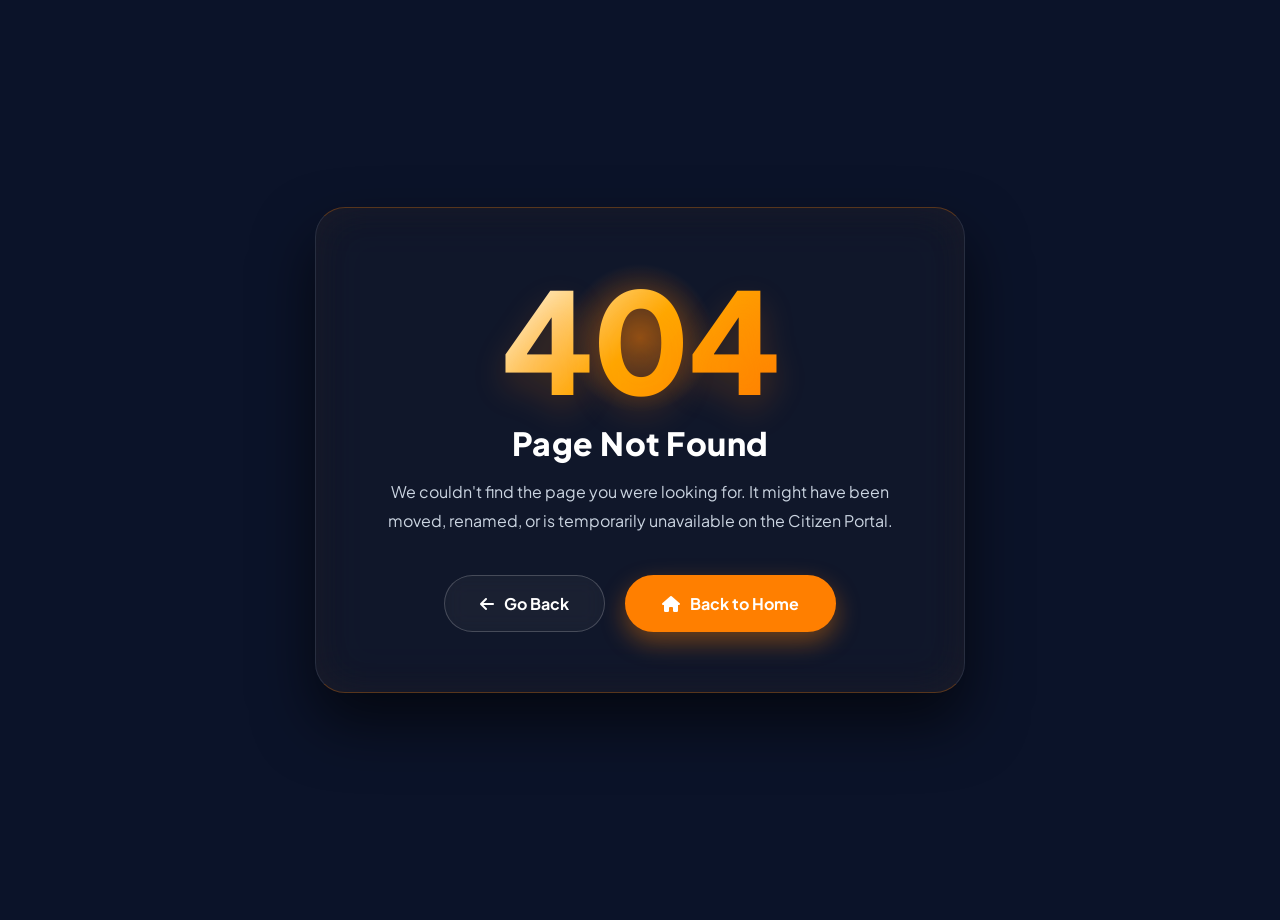
<file: 404page.html>
<!DOCTYPE html>
<html lang="en">

<head>
    <meta charset="UTF-8">
    <meta name="viewport" content="width=device-width, initial-scale=1.0">
    <title>404 Page Not Found | Digital Citizen Portal</title>


    <link href="https://fonts.googleapis.com/css2?family=Plus+Jakarta+Sans:wght@400;500;600;700;800;900&display=swap"
        rel="stylesheet">


    <link rel="stylesheet" href="https://cdnjs.cloudflare.com/ajax/libs/font-awesome/6.4.0/css/all.min.css">


    <link href="https://unpkg.com/aos@2.3.1/dist/aos.css" rel="stylesheet">

    <style>
        :root {
            --primary-navy: #0b1329;
            --orange-primary: #ff7f00;
            --orange-glow: rgba(255, 127, 0, 0.5);
            --text-white: #ffffff;
            --text-gray: #cbd5e1;
        }

        * {
            margin: 0;
            padding: 0;
            box-sizing: border-box;
            font-family: 'Plus Jakarta Sans', sans-serif;
        }

        body {
            background-color: var(--primary-navy);
            color: var(--text-white);
            overflow: hidden;
            width: 100vw;
            height: 100vh;
        }


        .premium-404-wrapper {
            position: relative;
            width: 100%;
            height: 100%;
            display: flex;
            align-items: center;
            justify-content: center;
            padding: 20px;
        }

        .bg-image {
            position: absolute;
            inset: -20px;
            background: url('https://images.unsplash.com/photo-1451187580459-43490279c0fa?ixlib=rb-4.0.3&auto=format&fit=crop&w=1920&q=80') center/cover no-repeat;
            animation: slowZoom 20s linear infinite alternate;
            z-index: 1;
        }

        @keyframes slowZoom {
            0% {
                transform: scale(1);
            }

            100% {
                transform: scale(1.1);
            }
        }

        .bg-overlay {
            position: absolute;
            inset: 0;
            background: linear-gradient(135deg, rgba(11, 19, 41, 0.95) 0%, rgba(11, 19, 41, 0.7) 100%);
            z-index: 2;
        }


        .glass-error-card {
            position: relative;
            z-index: 10;
            background: rgba(25, 30, 45, 0.4);
            backdrop-filter: blur(25px);
            -webkit-backdrop-filter: blur(25px);
            border: 1px solid rgba(255, 255, 255, 0.1);
            border-top: 1px solid rgba(255, 127, 0, 0.3);
            border-bottom: 1px solid rgba(255, 127, 0, 0.3);
            border-radius: 30px;
            padding: 60px 50px;
            max-width: 650px;
            width: 100%;
            text-align: center;
            box-shadow: 0 30px 60px rgba(0, 0, 0, 0.6), inset 0 0 40px rgba(255, 127, 0, 0.05);
            animation: floatCard 6s ease-in-out infinite;
        }

        @keyframes floatCard {

            0%,
            100% {
                transform: translateY(0);
            }

            50% {
                transform: translateY(-15px);
            }
        }


        .error-code-container {
            position: relative;
            display: inline-block;
            margin-bottom: 15px;
        }

        .error-pulse {
            position: absolute;
            top: 50%;
            left: 50%;
            transform: translate(-50%, -50%);
            width: 150px;
            height: 150px;
            background: radial-gradient(circle, var(--orange-glow) 0%, transparent 70%);
            border-radius: 50%;
            animation: pulseRadar 3s infinite;
            z-index: -1;
        }

        @keyframes pulseRadar {
            0% {
                transform: translate(-50%, -50%) scale(0.5);
                opacity: 1;
            }

            100% {
                transform: translate(-50%, -50%) scale(2.5);
                opacity: 0;
            }
        }

        .error-code {
            font-size: 140px;
            font-weight: 900;
            line-height: 1;
            margin: 0;
            background: linear-gradient(135deg, #ffffff 0%, #ffaa00 50%, #ff7f00 100%);
            -webkit-background-clip: text;
            -webkit-text-fill-color: transparent;
            text-shadow: 0 15px 35px rgba(255, 127, 0, 0.2);
            letter-spacing: -2px;
        }

        .error-title {
            font-size: 32px;
            font-weight: 800;
            color: var(--text-white);
            margin-bottom: 15px;
            letter-spacing: 0.5px;
        }

        .error-desc {
            font-size: 16px;
            line-height: 1.8;
            color: var(--text-gray);
            margin-bottom: 40px;
        }


        .error-buttons {
            display: flex;
            justify-content: center;
            gap: 20px;
        }


        .btn-outline-light {
            display: inline-flex;
            align-items: center;
            justify-content: center;
            gap: 10px;
            padding: 16px 35px;
            background-color: rgba(255, 255, 255, 0.03);
            color: #ffffff;
            font-size: 16px;
            font-weight: 700;
            text-decoration: none;
            border-radius: 40px;
            border: 1px solid rgba(255, 255, 255, 0.2);
            backdrop-filter: blur(10px);
            transition: all 0.4s ease;
            cursor: pointer;
        }

        .btn-outline-light:hover {
            background-color: #ffffff;
            color: var(--primary-navy);
            transform: translateY(-5px);
            box-shadow: 0 15px 35px rgba(255, 255, 255, 0.2);
        }


        .btn-solid-orange {
            display: inline-flex;
            align-items: center;
            justify-content: center;
            gap: 10px;
            padding: 16px 35px;
            background-color: var(--orange-primary);
            color: #ffffff;
            font-size: 16px;
            font-weight: 700;
            text-decoration: none;
            border-radius: 40px;
            box-shadow: 0 10px 25px rgba(255, 127, 0, 0.4);
            transition: all 0.4s cubic-bezier(0.175, 0.885, 0.32, 1.275);
            border: 2px solid var(--orange-primary);
            cursor: pointer;
        }

        .btn-solid-orange:hover {
            background-color: transparent;
            color: var(--orange-primary);
            transform: translateY(-5px);
            box-shadow: 0 15px 35px rgba(255, 127, 0, 0.6);
        }


        @media (max-width: 768px) {
            .glass-error-card {
                padding: 40px 30px;
                border-radius: 20px;
            }

            .error-code {
                font-size: 100px;
            }

            .error-title {
                font-size: 24px;
            }

            .error-desc {
                font-size: 15px;
                margin-bottom: 30px;
            }

            .error-buttons {
                flex-direction: column;
                gap: 15px;
            }

            .btn-solid-orange,
            .btn-outline-light {
                width: 100%;
            }
        }

        @media (max-width: 480px) {
            .error-code {
                font-size: 80px;
            }

            .glass-error-card {
                padding: 35px 20px;
            }
        }
    </style>
</head>

<body>

    <div class="premium-404-wrapper">

        <div class="bg-image"></div>
        <div class="bg-overlay"></div>


        <div class="glass-error-card" data-aos="fade-up" data-aos-duration="1200">

            <div class="error-code-container">
                <div class="error-pulse"></div>
                <h1 class="error-code">404</h1>
            </div>

            <h2 class="error-title">Page Not Found</h2>
            <p class="error-desc">
                We couldn't find the page you were looking for. It might have been moved, renamed, or is temporarily
                unavailable on the Citizen Portal.
            </p>

            <div class="error-buttons">

                <button onclick="history.back()" class="btn-outline-light">
                    <i class="fa-solid fa-arrow-left"></i> Go Back
                </button>


                <a href="index.html" class="btn-solid-orange">
                    <i class="fa-solid fa-house"></i> Back to Home
                </a>
            </div>

        </div>
    </div>


    <script src="https://unpkg.com/aos@2.3.1/dist/aos.js"></script>
    <script>
        document.addEventListener("DOMContentLoaded", () => {
            AOS.init({ once: true, offset: 0 });
        });
    </script>
</body>

</html>
</file>
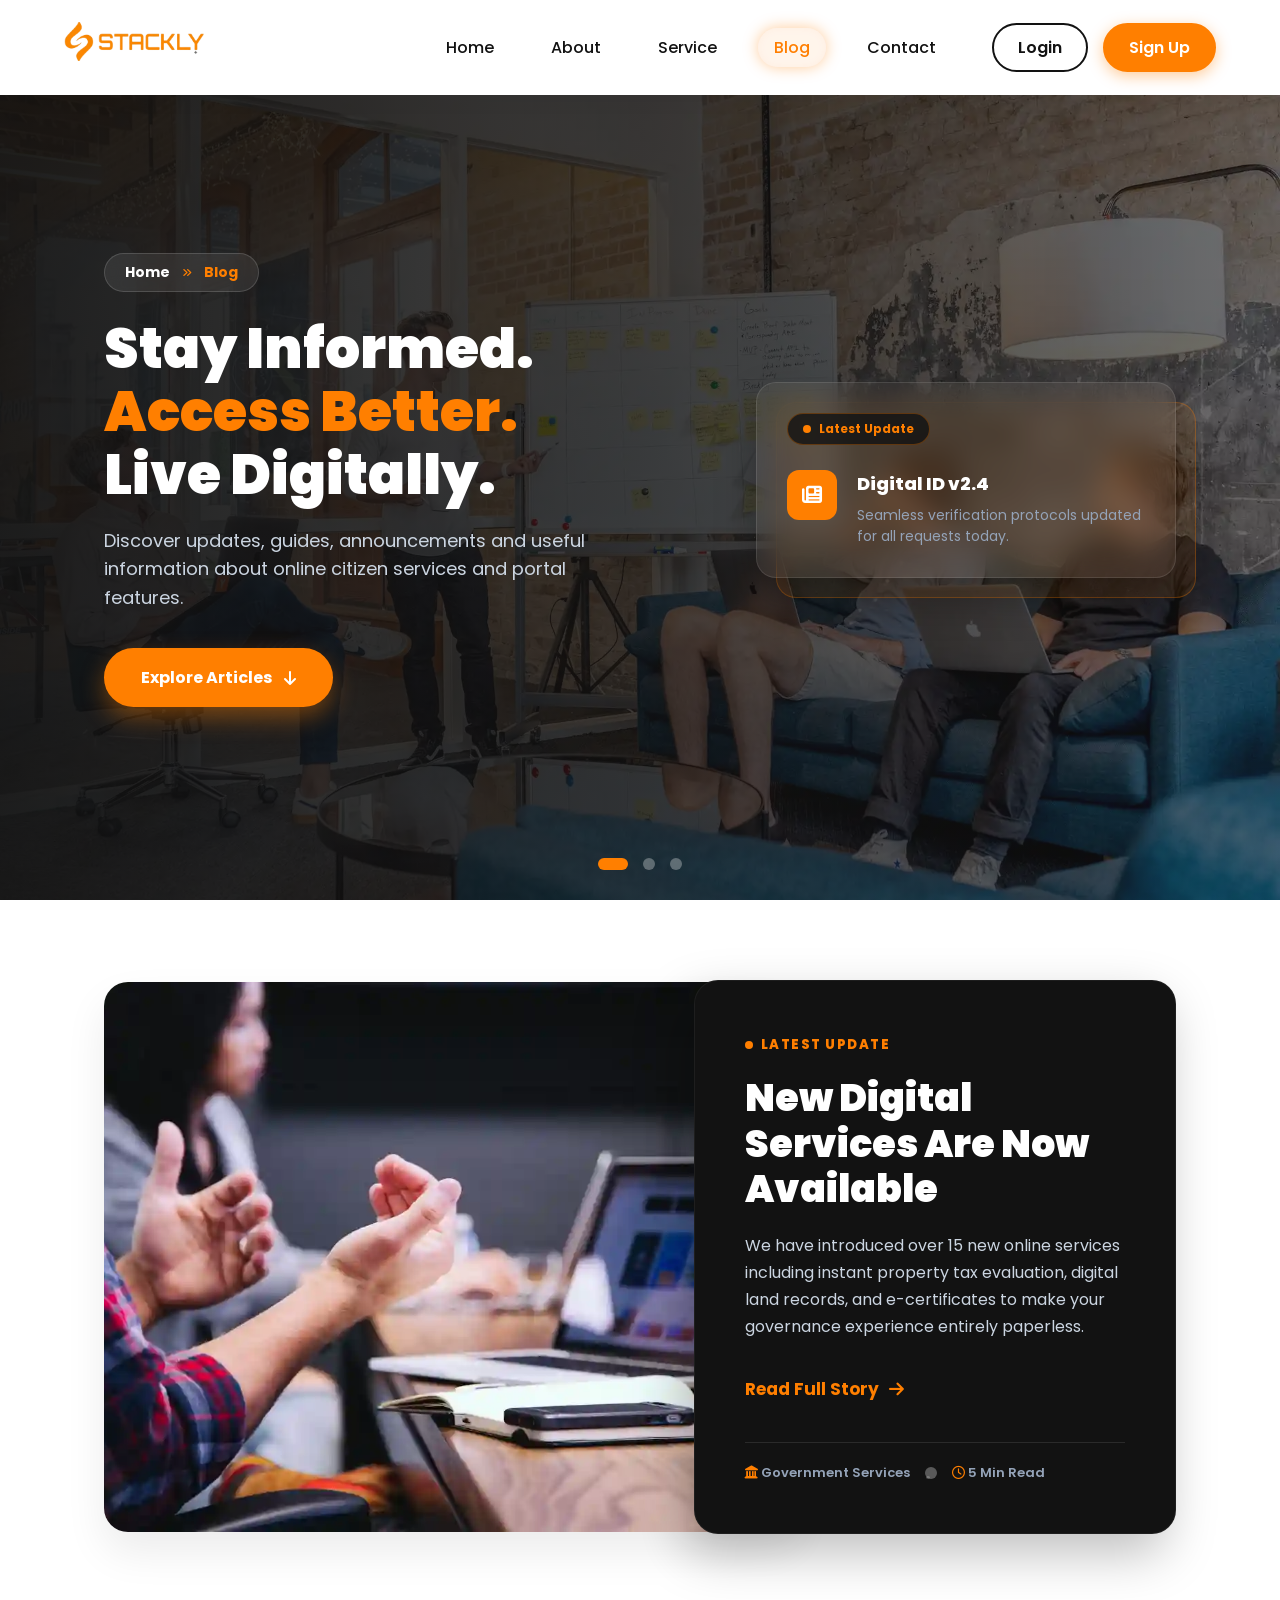
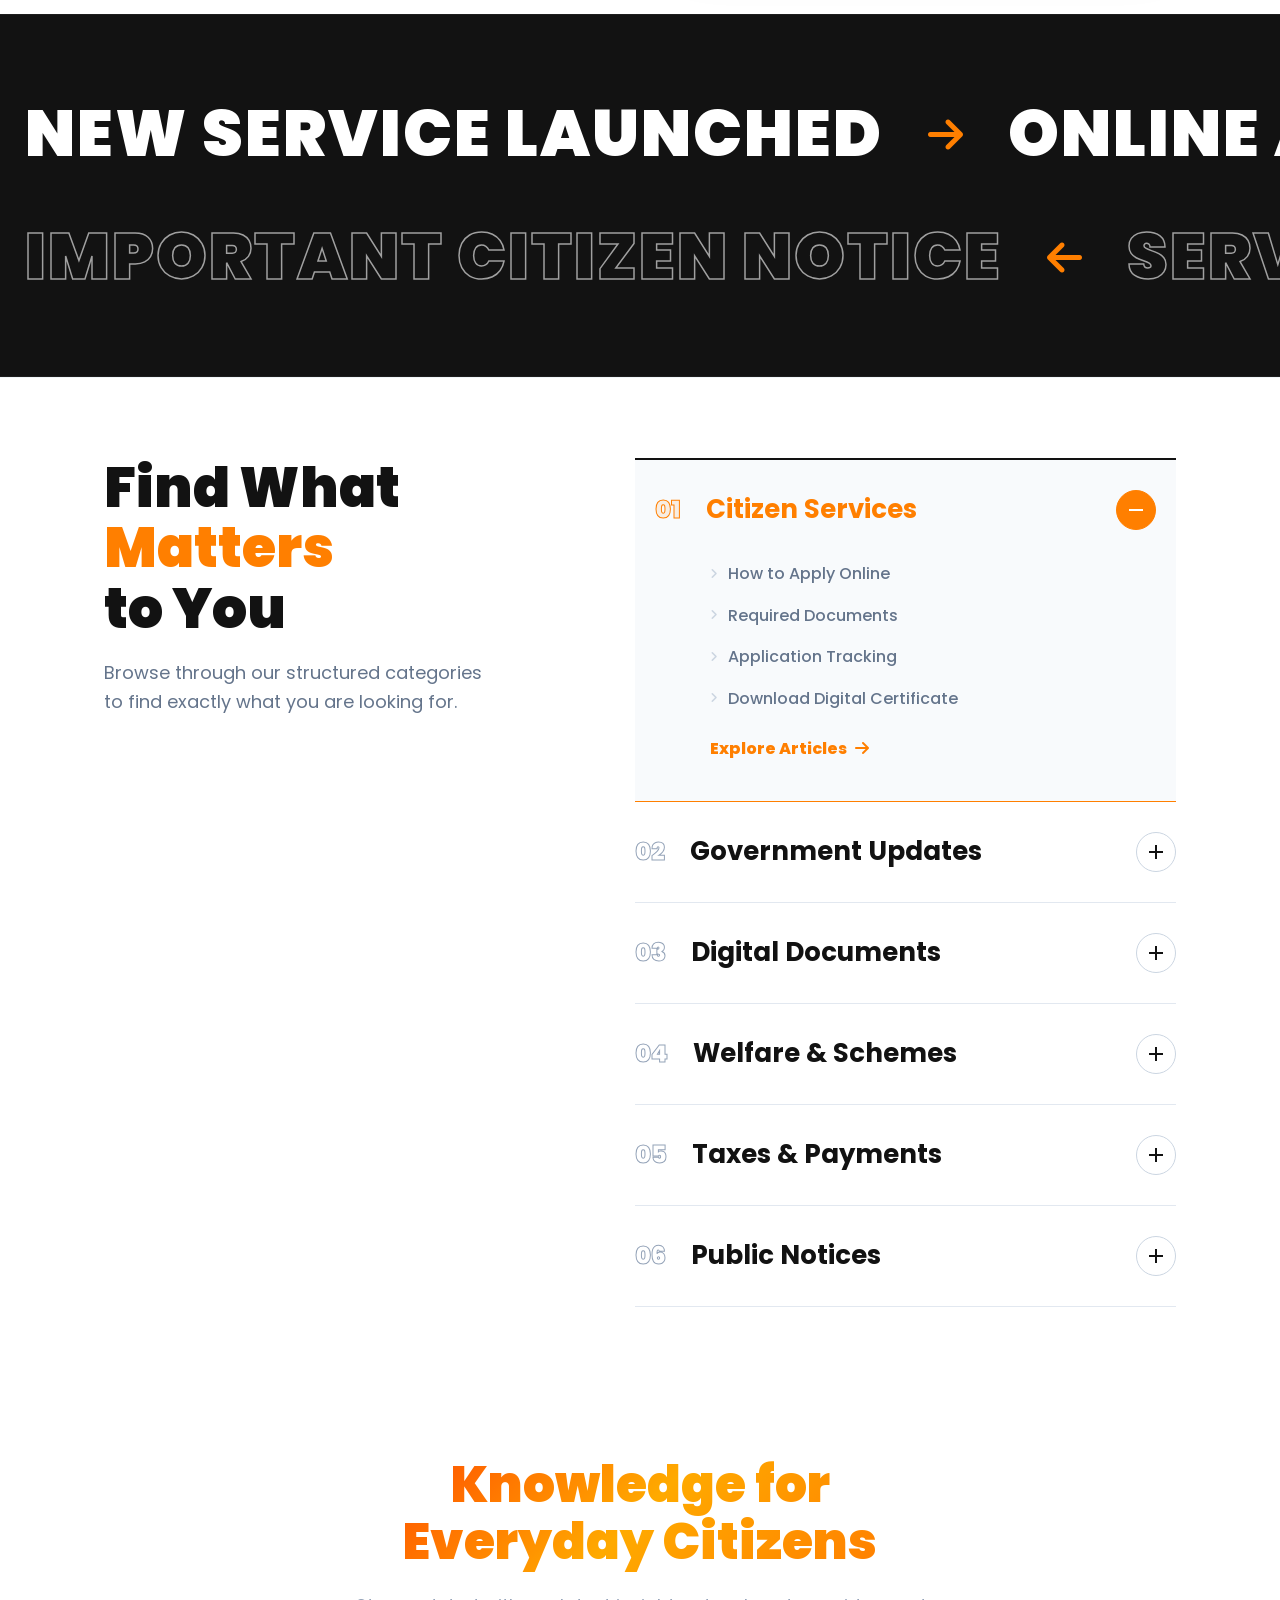
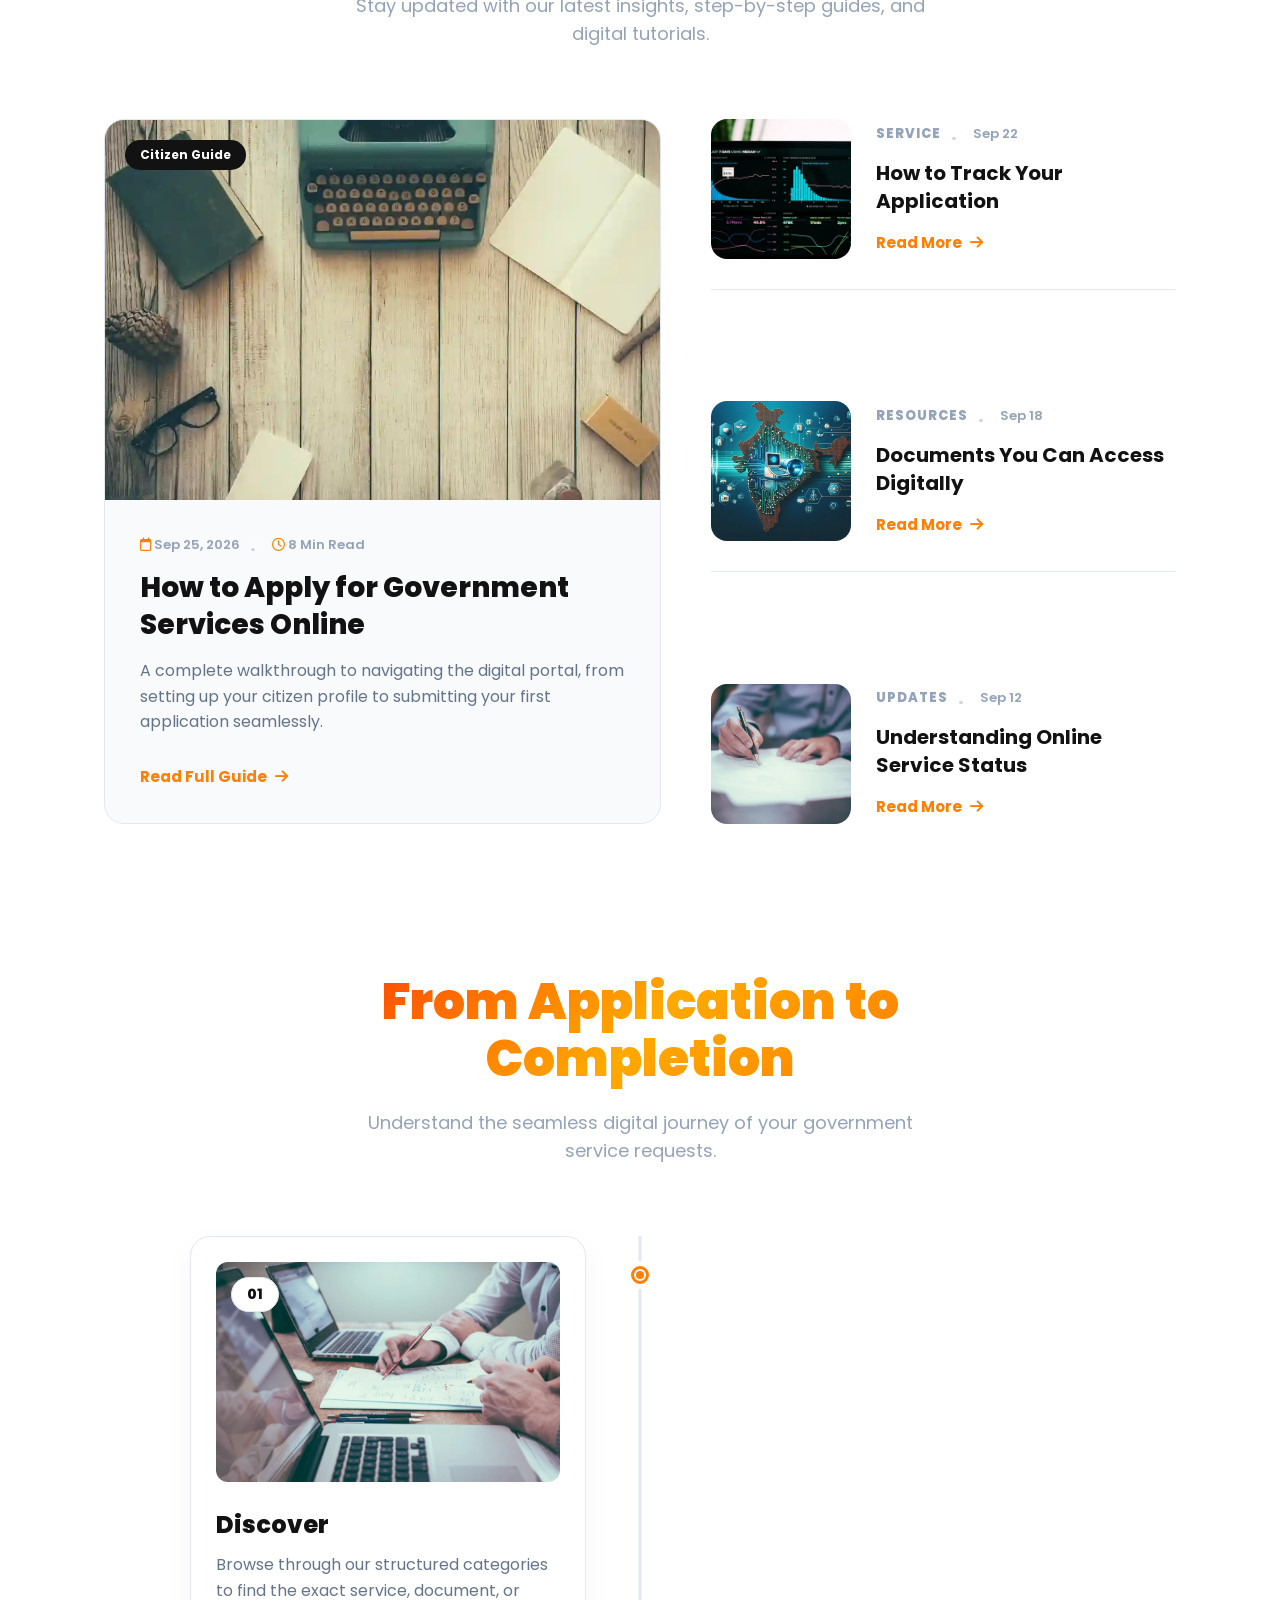
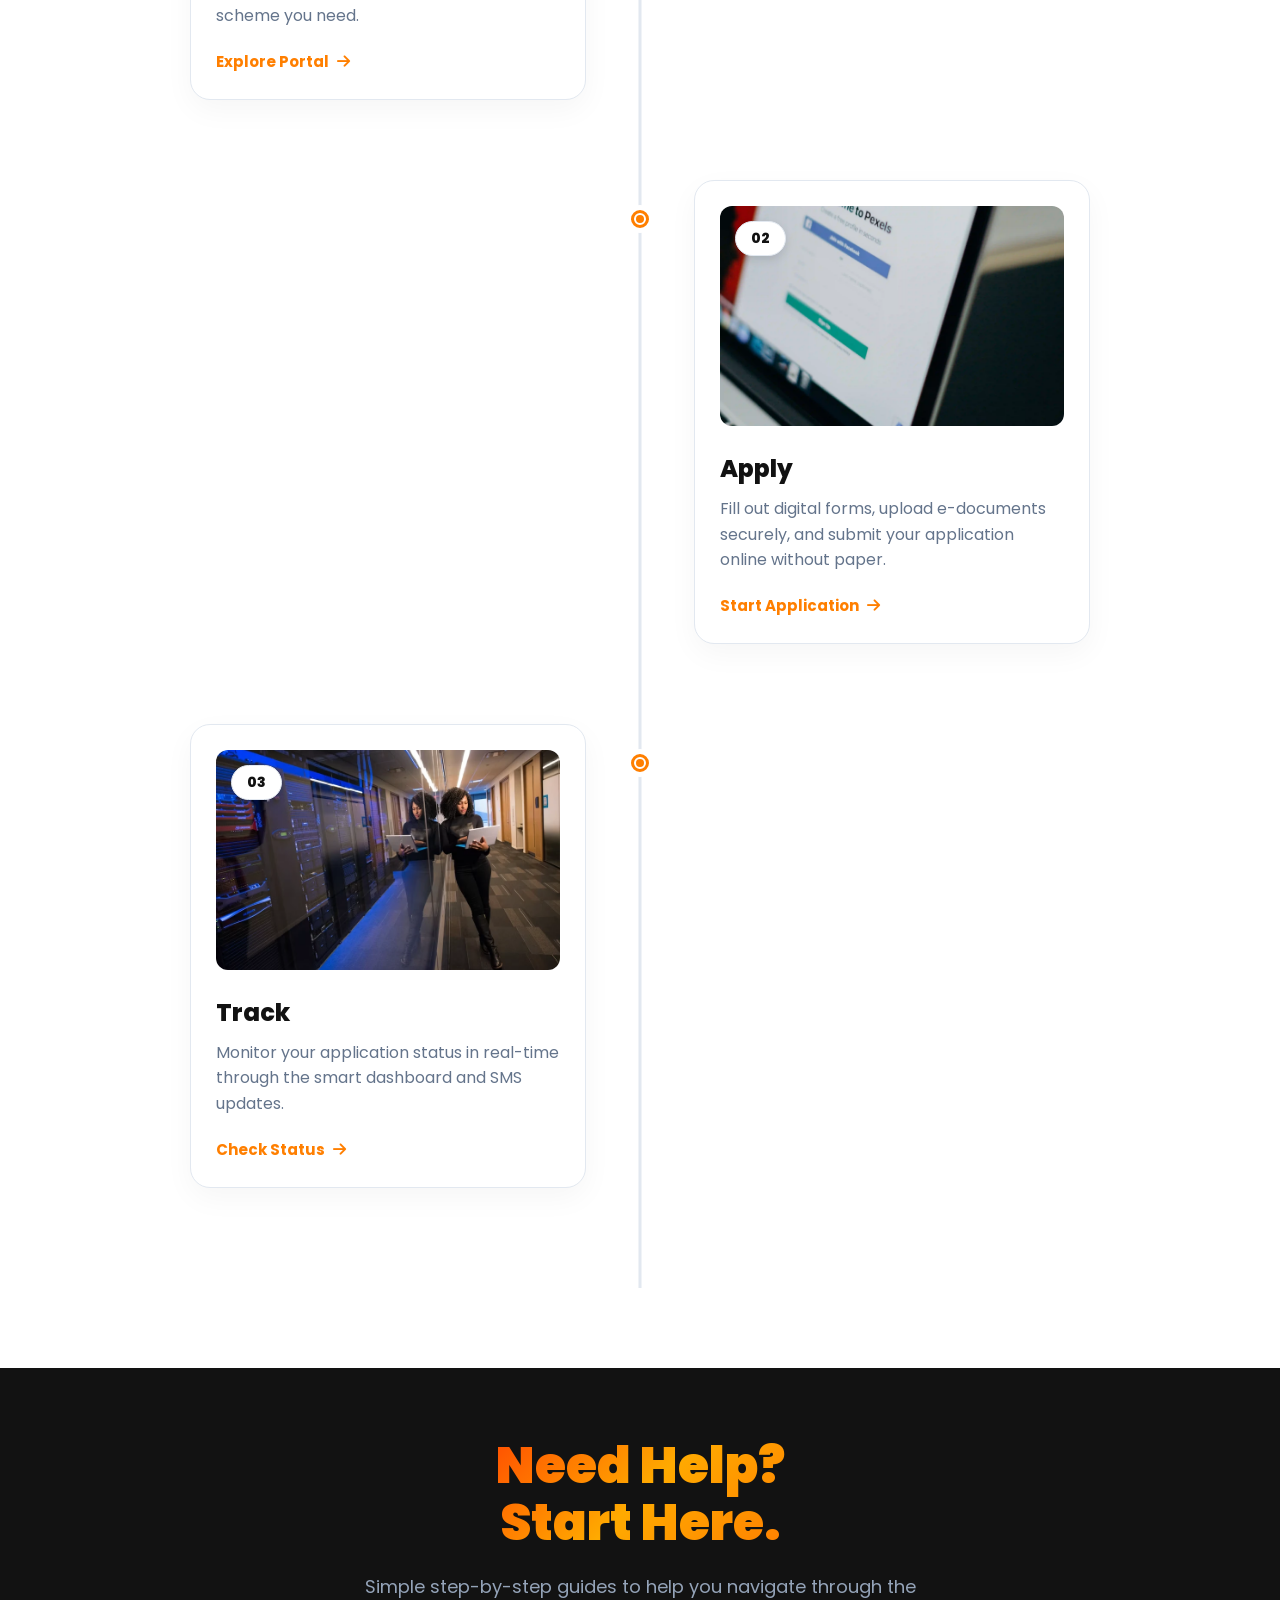
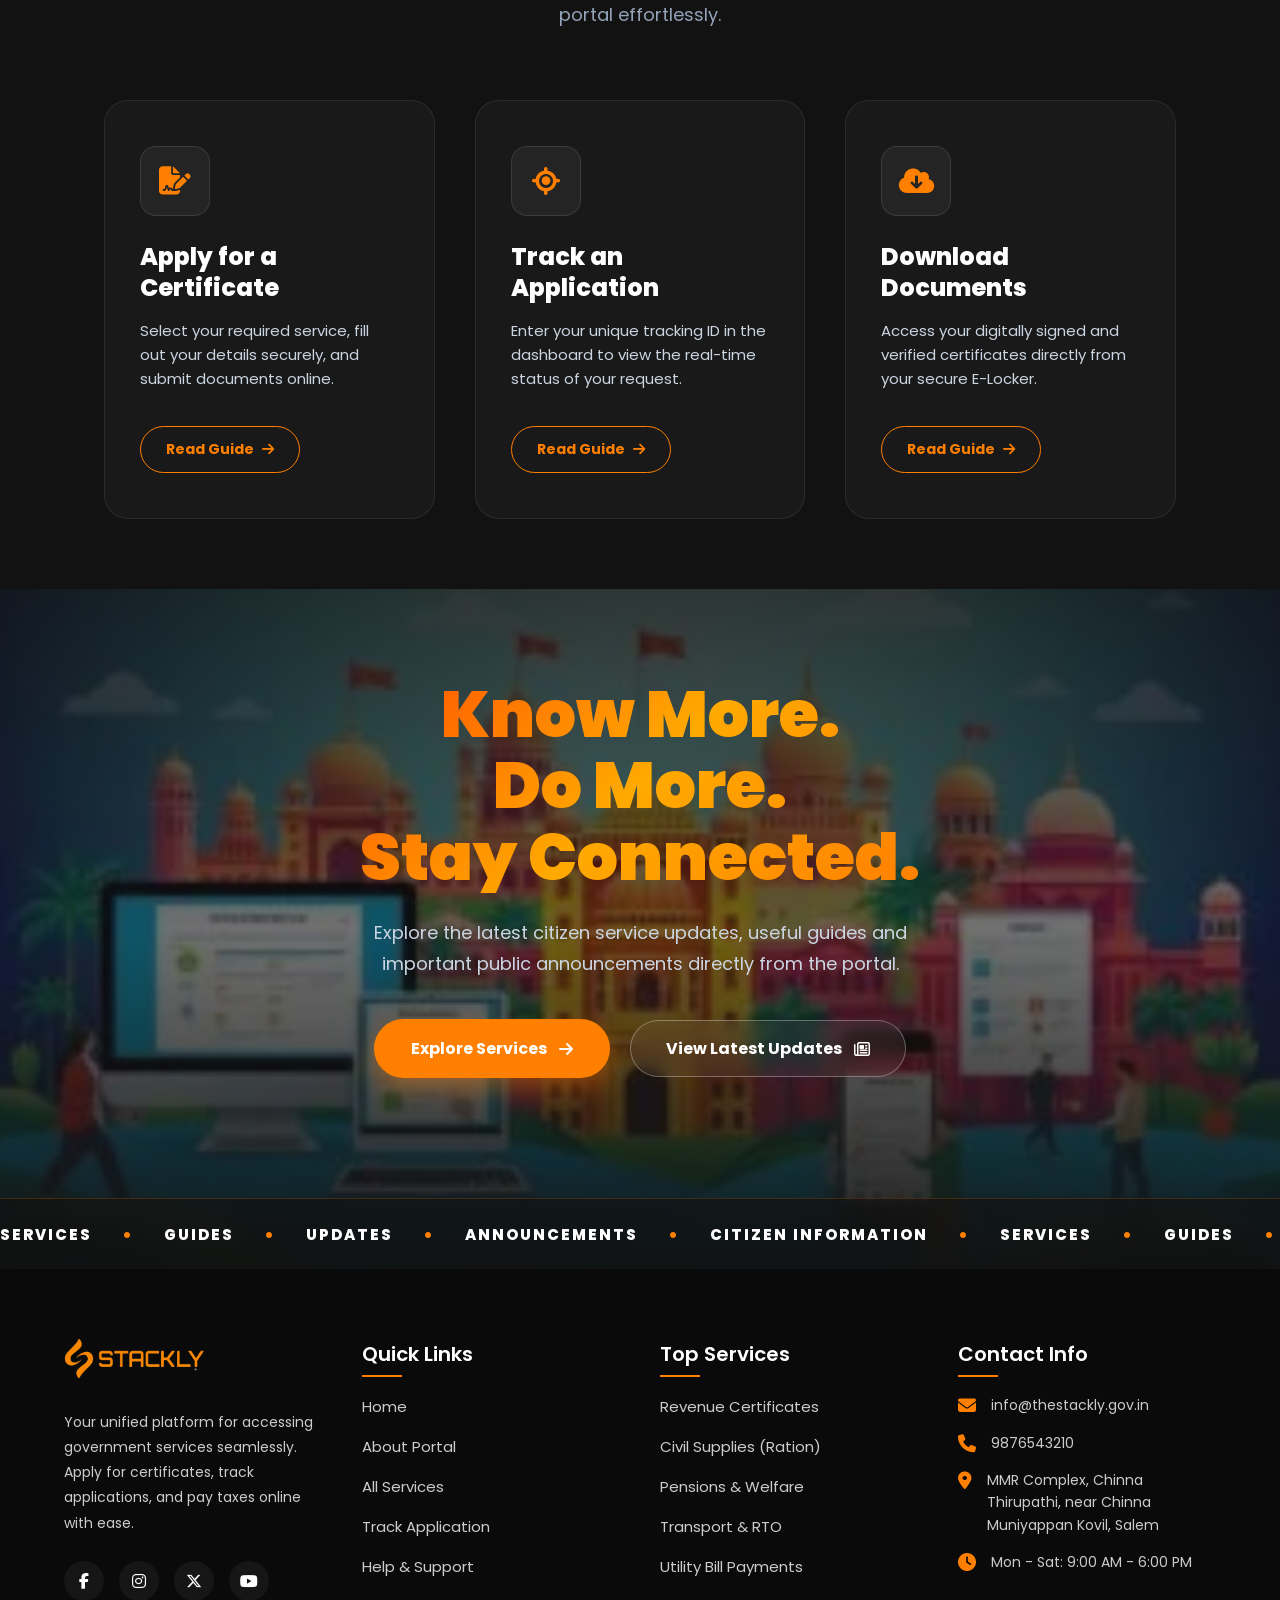
<file: blog.html>
<!DOCTYPE html>
<html lang="en">

<head>
    <meta charset="UTF-8">
    <meta name="viewport" content="width=device-width, initial-scale=1.0">
    <title>Online Citizen Service Portal</title>
    <link rel="stylesheet" href="blog.css">
    <link rel="stylesheet" href="common.css">
    <link rel="stylesheet" href="https://cdnjs.cloudflare.com/ajax/libs/font-awesome/6.4.2/css/all.min.css">
    <link href="https://unpkg.com/aos@2.3.1/dist/aos.css" rel="stylesheet">
</head>

<body>

    <div id="loader-wrapper">
        <div class="loader-content">
            <div class="stack-loader">
                <div class="bar"></div>
                <div class="bar"></div>
                <div class="bar"></div>
                <div class="bar"></div>
                <div class="bar"></div>
            </div>
            <div class="loader-text">Stackly</div>
        </div>
    </div>

    <div class="header-wrapper">
        <header class="header" id="header">
            <nav class="navbar">
                <a href="index.html" class="logo" data-aos="fade-right" data-aos-duration="1000"><img
                        src="./asset/orange-logo.webp" alt="logo"></a>

                <div class="nav-content" id="navContent">
                    <div class="mobile-logo-area">
                        <a href="index.html" class="logo"><img src="./asset/orange-logo.webp" alt="logo"></a>
                        <button id="closeMenu" class="close-btn">&times;</button>
                    </div>

                    <div class="mobile-scroll-area">
                        <ul class="nav-links">
                            <li data-aos="fade-up" data-aos-delay="100" data-aos-duration="800"><a href="index.html"
                                    >Home</a></li>
                            <li data-aos="fade-up" data-aos-delay="200" data-aos-duration="800"><a
                                    href="about.html">About</a>
                            </li>
                            <li data-aos="fade-up" data-aos-delay="300" data-aos-duration="800"><a
                                    href="service.html">Service</a>
                            </li>
                            <li data-aos="fade-up" data-aos-delay="400" data-aos-duration="800"><a
                                    href="blog.html"class="active">Blog</a>
                            </li>
                            <li data-aos="fade-up" data-aos-delay="500" data-aos-duration="800"><a
                                    href="contact.html">Contact</a>
                            </li>
                        </ul>

                        <div class="nav-actions" data-aos="fade-left" data-aos-delay="600" data-aos-duration="800">
                            <a href="login.html" class="login-btn">Login</a>
                            <a href="signup.html" class="signup-btn">Sign Up</a>
                        </div>
                    </div>
                </div>

                <div class="hamburger" id="hamburger">
                    <span></span>
                    <span></span>
                    <span></span>
                </div>
            </nav>
        </header>
    </div>

     
<section class="blog-hero-slider-section" id="blog-hero">
    
     
    <div class="hero-slide active">
         
        <div class="slide-bg">
            <div class="bg-img" style="background-image: url('./asset/u30.webp');"></div>
            <div class="slide-overlay"></div>
        </div>
        
         
        <div class="slide-container">
            <div class="slide-left">
                 
                <div class="breadcrumb-card">
                    <a href="index.html">Home</a> <i class="fa-solid fa-angles-right"></i> <span class="active">Blog</span>
                </div>
                
                <h1 class="slide-title">Stay Informed. <br><span class="text-orange">Access Better.</span> <br>Live Digitally.</h1>
                <p class="slide-desc">Discover updates, guides, announcements and useful information about online citizen services and portal features.</p>
                <a href="404page.html" class="btn-solid-orange">Explore Articles <i class="fa-solid fa-arrow-down"></i></a>
            </div>
            
            <div class="slide-right">
                <div class="floating-doc-wrapper">
                    <div class="floating-doc-card">
                        <div class="doc-badge-live"><span class="pulse-dot"></span> Latest Update</div>
                        <div class="doc-content">
                            <div class="doc-icon"><i class="fa-solid fa-newspaper"></i></div>
                            <div class="doc-text">
                                <h4>Digital ID v2.4</h4>
                                <p>Seamless verification protocols updated for all requests today.</p>
                            </div>
                        </div>
                    </div>
                    <div class="floating-shadow-box"></div>
                </div>
            </div>
        </div>
    </div>

     
    <div class="hero-slide">
         
        <div class="slide-bg">
            <div class="bg-img" style="background-image: url('./asset/u3.webp');"></div>
            <div class="slide-overlay"></div>
        </div>
        
         
        <div class="slide-container">
            <div class="slide-left">
                 
                <div class="breadcrumb-card">
                    <a href="index.html">Home</a> <i class="fa-solid fa-angles-right"></i> <span class="active">Blog</span>
                </div>

                <h1 class="slide-title">Smart Governance. <br><span class="text-orange">Transparent</span> <br>Processes.</h1>
                <p class="slide-desc">Learn how digital infrastructure is transforming public administration to be more accountable and efficient.</p>
                <a href="404page.html" class="btn-solid-orange">Read Our Vision <i class="fa-solid fa-arrow-right"></i></a>
            </div>
            
            <div class="slide-right">
                <div class="floating-doc-wrapper">
                    <div class="floating-doc-card">
                        <div class="doc-badge-live"><span class="pulse-dot"></span> Announcement</div>
                        <div class="doc-content">
                            <div class="doc-icon"><i class="fa-solid fa-shield-halved"></i></div>
                            <div class="doc-text">
                                <h4>Enhanced Security</h4>
                                <p>New encryption standards applied to all citizen documents.</p>
                            </div>
                        </div>
                    </div>
                    <div class="floating-shadow-box"></div>
                </div>
            </div>
        </div>
    </div>

     
    <div class="hero-slide">
         
        <div class="slide-bg">
            <div class="bg-img" style="background-image: url('./asset/u32.webp');"></div>
            <div class="slide-overlay"></div>
        </div>
        
         
        <div class="slide-container">
            <div class="slide-left">
                 
                <div class="breadcrumb-card">
                    <a href="index.html">Home</a> <i class="fa-solid fa-angles-right"></i> <span class="active">Blog</span>
                </div>

                <h1 class="slide-title">Empowering Citizens <br>with <span class="text-orange">Digital Tools</span>.</h1>
                <p class="slide-desc">Step-by-step guides on how to apply for certificates, pay taxes, and track your grievances online.</p>
                <a href="404page.html" class="btn-solid-orange">View Guides <i class="fa-solid fa-arrow-right"></i></a>
            </div>
            
            <div class="slide-right">
                <div class="floating-doc-wrapper">
                    <div class="floating-doc-card">
                        <div class="doc-badge-live"><span class="pulse-dot"></span> New Guide</div>
                        <div class="doc-content">
                            <div class="doc-icon"><i class="fa-solid fa-book-open"></i></div>
                            <div class="doc-text">
                                <h4>Property Tax 101</h4>
                                <p>A complete walkthrough on evaluating and paying your dues.</p>
                            </div>
                        </div>
                    </div>
                    <div class="floating-shadow-box"></div>
                </div>
            </div>
        </div>
    </div>

     
    <div class="slider-nav-dots">
        <span class="dot active" onclick="currentHeroSlide(0)"></span>
        <span class="dot" onclick="currentHeroSlide(1)"></span>
        <span class="dot" onclick="currentHeroSlide(2)"></span>
    </div>

</section>


 
<section class="featured-story-section" id="featured-story">
    <div class="feat-story-container">
        
        <div class="featured-wrapper gsap-feat-story">
            
             
            <div class="feat-image-col">
                <div class="feat-img-wrap">
                    <img src="./asset/u33.webp" alt="New Digital Services" class="feat-img">
                </div>
            </div>

             
            <div class="feat-content-col">
                <div class="feat-content-box">
                    
                    <div class="feat-tag">
                        <span class="pulse-dot-small"></span> LATEST UPDATE
                    </div>
                    
                    <h2 class="feat-title">New Digital Services Are Now Available</h2>
                    
                    <p class="feat-desc">We have introduced over 15 new online services including instant property tax evaluation, digital land records, and e-certificates to make your governance experience entirely paperless.</p>
                    
                    <a href="404page.html" class="feat-link">Read Full Story <i class="fa-solid fa-arrow-right"></i></a>
                    
                     
                    <div class="feat-meta">
                        <span><i class="fa-solid fa-landmark"></i> Government Services</span>
                        <span class="dot">•</span>
                        <span><i class="fa-regular fa-clock"></i> 5 Min Read</span>
                    </div>

                </div>
            </div>

        </div>

    </div>
</section>

 
<section class="infinite-marquee-section" id="updates-marquee">
    
     
    <div class="marquee-wrapper gs-marquee-row">
        <div class="marquee-track track-left">
             
            <a href="404page.html" class="marquee-item">New Service Launched</a> <span class="m-arrow"><i class="fa-solid fa-arrow-right"></i></span>
            <a href="404page.html" class="marquee-item">Online Application Open</a> <span class="m-arrow"><i class="fa-solid fa-arrow-right"></i></span>
            <a href="404page.html" class="marquee-item">Important Citizen Notice</a> <span class="m-arrow"><i class="fa-solid fa-arrow-right"></i></span>
            <a href="404page.html" class="marquee-item">Document Verification Update</a> <span class="m-arrow"><i class="fa-solid fa-arrow-right"></i></span>
            <a href="404page.html" class="marquee-item">Service Deadline</a> <span class="m-arrow"><i class="fa-solid fa-arrow-right"></i></span>
            
             
            <a href="404page.html" class="marquee-item">New Service Launched</a> <span class="m-arrow"><i class="fa-solid fa-arrow-right"></i></span>
            <a href="404page.html" class="marquee-item">Online Application Open</a> <span class="m-arrow"><i class="fa-solid fa-arrow-right"></i></span>
            <a href="404page.html" class="marquee-item">Important Citizen Notice</a> <span class="m-arrow"><i class="fa-solid fa-arrow-right"></i></span>
            <a href="404page.html" class="marquee-item">Document Verification Update</a> <span class="m-arrow"><i class="fa-solid fa-arrow-right"></i></span>
            <a href="404page.html" class="marquee-item">Service Deadline</a> <span class="m-arrow"><i class="fa-solid fa-arrow-right"></i></span>
        </div>
    </div>

     
    <div class="marquee-wrapper gs-marquee-row mt-gap">
        <div class="marquee-track track-right">
             
            <a href="404page.html" class="marquee-item outline-text">Important Citizen Notice</a> <span class="m-arrow"><i class="fa-solid fa-arrow-left"></i></span>
            <a href="404page.html" class="marquee-item outline-text">Service Deadline</a> <span class="m-arrow"><i class="fa-solid fa-arrow-left"></i></span>
            <a href="404page.html" class="marquee-item outline-text">Document Verification Update</a> <span class="m-arrow"><i class="fa-solid fa-arrow-left"></i></span>
            <a href="404page.html" class="marquee-item outline-text">New Service Launched</a> <span class="m-arrow"><i class="fa-solid fa-arrow-left"></i></span>
            <a href="404page.html" class="marquee-item outline-text">Online Application Open</a> <span class="m-arrow"><i class="fa-solid fa-arrow-left"></i></span>
            
             
            <a href="404page.html" class="marquee-item outline-text">Important Citizen Notice</a> <span class="m-arrow"><i class="fa-solid fa-arrow-left"></i></span>
            <a href="404page.html" class="marquee-item outline-text">Service Deadline</a> <span class="m-arrow"><i class="fa-solid fa-arrow-left"></i></span>
            <a href="404page.html" class="marquee-item outline-text">Document Verification Update</a> <span class="m-arrow"><i class="fa-solid fa-arrow-left"></i></span>
            <a href="404page.html" class="marquee-item outline-text">New Service Launched</a> <span class="m-arrow"><i class="fa-solid fa-arrow-left"></i></span>
            <a href="404page.html" class="marquee-item outline-text">Online Application Open</a> <span class="m-arrow"><i class="fa-solid fa-arrow-left"></i></span>
        </div>
    </div>

</section>

 
<section class="explore-topics-section" id="topics">
    <div class="topics-container">
        
         
        <div class="topics-split">
            
             
            <div class="topics-left gsap-topics-left">
                <div class="sticky-header">
                    <h2 class="huge-gradient-title">Find What <br><span class="text-orange">Matters</span> <br>to You</h2>
                    <p>Browse through our structured categories to find exactly what you are looking for.</p>
                </div>
            </div>

             
            <div class="topics-right gsap-topics-right">
                <div class="accordion-wrapper">
                    
                     
                    <div class="acc-item active">
                        <div class="acc-header">
                            <div class="acc-title-wrap">
                                <span class="acc-num">01</span>
                                <h3 class="acc-title">Citizen Services</h3>
                            </div>
                            <div class="acc-icon">
                                <span class="line-h"></span>
                                <span class="line-v"></span>
                            </div>
                        </div>
                        <div class="acc-body" style="max-height: 500px;">  
                            <div class="acc-content">
                                <ul class="acc-links">
                                    <li><a href="404page.html"><i class="fa-solid fa-angle-right"></i> How to Apply Online</a></li>
                                    <li><a href="404page.html"><i class="fa-solid fa-angle-right"></i> Required Documents</a></li>
                                    <li><a href="404page.html"><i class="fa-solid fa-angle-right"></i> Application Tracking</a></li>
                                    <li><a href="404page.html"><i class="fa-solid fa-angle-right"></i> Download Digital Certificate</a></li>
                                </ul>
                                <a href="404page.html" class="explore-link">Explore Articles <i class="fa-solid fa-arrow-right"></i></a>
                            </div>
                        </div>
                    </div>

                     
                    <div class="acc-item">
                        <div class="acc-header">
                            <div class="acc-title-wrap">
                                <span class="acc-num">02</span>
                                <h3 class="acc-title">Government Updates</h3>
                            </div>
                            <div class="acc-icon"><span class="line-h"></span><span class="line-v"></span></div>
                        </div>
                        <div class="acc-body">
                            <div class="acc-content">
                                <ul class="acc-links">
                                    <li><a href="404page.html"><i class="fa-solid fa-angle-right"></i> Latest Policy Changes</a></li>
                                    <li><a href="404page.html"><i class="fa-solid fa-angle-right"></i> Department Notifications</a></li>
                                    <li><a href="404page.html"><i class="fa-solid fa-angle-right"></i> Official Press Releases</a></li>
                                </ul>
                                <a href="404page.html" class="explore-link">Explore Articles <i class="fa-solid fa-arrow-right"></i></a>
                            </div>
                        </div>
                    </div>

                     
                    <div class="acc-item">
                        <div class="acc-header">
                            <div class="acc-title-wrap">
                                <span class="acc-num">03</span>
                                <h3 class="acc-title">Digital Documents</h3>
                            </div>
                            <div class="acc-icon"><span class="line-h"></span><span class="line-v"></span></div>
                        </div>
                        <div class="acc-body">
                            <div class="acc-content">
                                <ul class="acc-links">
                                    <li><a href="404page.html"><i class="fa-solid fa-angle-right"></i> Upload to DigiLocker</a></li>
                                    <li><a href="404page.html"><i class="fa-solid fa-angle-right"></i> Verify E-Signatures</a></li>
                                    <li><a href="404page.html"><i class="fa-solid fa-angle-right"></i> Document Formats Accepted</a></li>
                                </ul>
                                <a href="404page.html" class="explore-link">Explore Articles <i class="fa-solid fa-arrow-right"></i></a>
                            </div>
                        </div>
                    </div>

                     
                    <div class="acc-item">
                        <div class="acc-header">
                            <div class="acc-title-wrap">
                                <span class="acc-num">04</span>
                                <h3 class="acc-title">Welfare & Schemes</h3>
                            </div>
                            <div class="acc-icon"><span class="line-h"></span><span class="line-v"></span></div>
                        </div>
                        <div class="acc-body">
                            <div class="acc-content">
                                <ul class="acc-links">
                                    <li><a href="404page.html"><i class="fa-solid fa-angle-right"></i> Check Eligibility Online</a></li>
                                    <li><a href="404page.html"><i class="fa-solid fa-angle-right"></i> Women & Child Welfare</a></li>
                                    <li><a href="404page.html"><i class="fa-solid fa-angle-right"></i> Senior Citizen Benefits</a></li>
                                </ul>
                                <a href="404page.html" class="explore-link">Explore Articles <i class="fa-solid fa-arrow-right"></i></a>
                            </div>
                        </div>
                    </div>

                     
                    <div class="acc-item">
                        <div class="acc-header">
                            <div class="acc-title-wrap">
                                <span class="acc-num">05</span>
                                <h3 class="acc-title">Taxes & Payments</h3>
                            </div>
                            <div class="acc-icon"><span class="line-h"></span><span class="line-v"></span></div>
                        </div>
                        <div class="acc-body">
                            <div class="acc-content">
                                <ul class="acc-links">
                                    <li><a href="404page.html"><i class="fa-solid fa-angle-right"></i> Property Tax Guide</a></li>
                                    <li><a href="404page.html"><i class="fa-solid fa-angle-right"></i> Water & Electricity Bills</a></li>
                                    <li><a href="404page.html"><i class="fa-solid fa-angle-right"></i> Online Payment Failures</a></li>
                                </ul>
                                <a href="404page.html" class="explore-link">Explore Articles <i class="fa-solid fa-arrow-right"></i></a>
                            </div>
                        </div>
                    </div>

                     
                    <div class="acc-item">
                        <div class="acc-header">
                            <div class="acc-title-wrap">
                                <span class="acc-num">06</span>
                                <h3 class="acc-title">Public Notices</h3>
                            </div>
                            <div class="acc-icon"><span class="line-h"></span><span class="line-v"></span></div>
                        </div>
                        <div class="acc-body">
                            <div class="acc-content">
                                <ul class="acc-links">
                                    <li><a href="404page.html"><i class="fa-solid fa-angle-right"></i> City Infrastructure Updates</a></li>
                                    <li><a href="404page.html"><i class="fa-solid fa-angle-right"></i> Tender Announcements</a></li>
                                    <li><a href="404page.html"><i class="fa-solid fa-angle-right"></i> Employment Opportunities</a></li>
                                </ul>
                                <a href="404page.html" class="explore-link">Explore Articles <i class="fa-solid fa-arrow-right"></i></a>
                            </div>
                        </div>
                    </div>

                </div>
            </div>

        </div>
    </div>
</section>

 
<section class="latest-articles-section" id="latest">
    <div class="la-container">
        
         
        <div class="la-header gsap-la-up">
            <h2 class="la-huge-title">Knowledge for <br><span class="text-orange">Everyday Citizens</span></h2>
            <p>Stay updated with our latest insights, step-by-step guides, and digital tutorials.</p>
        </div>

         
        <div class="la-grid">
            
             
            <a href="404page.html" class="la-large-card gsap-la-left">
                <div class="la-img-wrap">
                    <div class="la-category-badge">Citizen Guide</div>
                    <img src="./asset/u34.webp" alt="Apply Online">
                </div>
                <div class="la-content">
                    <div class="la-meta">
                        <span><i class="fa-regular fa-calendar"></i> Sep 25, 2026</span>
                        <span class="dot">•</span>
                        <span><i class="fa-regular fa-clock"></i> 8 Min Read</span>
                    </div>
                    <h3 class="la-card-title">How to Apply for Government Services Online</h3>
                    <p class="la-desc">A complete walkthrough to navigating the digital portal, from setting up your citizen profile to submitting your first application seamlessly.</p>
                    <span class="la-read-more">Read Full Guide <i class="fa-solid fa-arrow-right"></i></span>
                </div>
            </a>

             
            <div class="la-small-list">
                
                 
                <a href="404page.html" class="la-small-card gsap-la-right">
                    <div class="la-small-img">
                        <img src="./asset/u2.webp" alt="Track Application">
                    </div>
                    <div class="la-small-content">
                        <div class="la-meta">
                            <span class="text-orange fw-bold">Service</span> <span class="dot">•</span> <span>Sep 22</span>
                        </div>
                        <h4 class="la-small-title">How to Track Your Application</h4>
                        <span class="la-read-more">Read More <i class="fa-solid fa-arrow-right"></i></span>
                    </div>
                </a>

                 
                <a href="404page.html" class="la-small-card gsap-la-right">
                    <div class="la-small-img">
                        <img src="./asset/u6.webp" alt="Digital Documents">
                    </div>
                    <div class="la-small-content">
                        <div class="la-meta">
                            <span class="text-orange fw-bold">Resources</span> <span class="dot">•</span> <span>Sep 18</span>
                        </div>
                        <h4 class="la-small-title">Documents You Can Access Digitally</h4>
                        <span class="la-read-more">Read More <i class="fa-solid fa-arrow-right"></i></span>
                    </div>
                </a>

                 
                <a href="404page.html" class="la-small-card gsap-la-right">
                    <div class="la-small-img">
                        <img src="./asset/u17.webp" alt="Service Status">
                    </div>
                    <div class="la-small-content">
                        <div class="la-meta">
                            <span class="text-orange fw-bold">Updates</span> <span class="dot">•</span> <span>Sep 12</span>
                        </div>
                        <h4 class="la-small-title">Understanding Online Service Status</h4>
                        <span class="la-read-more">Read More <i class="fa-solid fa-arrow-right"></i></span>
                    </div>
                </a>

            </div>

        </div>

    </div>
</section>

 
<section class="journey-section" id="journey">
    <div class="j-container">
        
         
        <div class="la-header gsap-j-up">
            <h2 class="la-huge-title">From Application to <br>Completion</h2>
            <p>Understand the seamless digital journey of your government service requests.</p>
        </div>

         
        <div class="j-timeline-wrapper">
            
             
            <div class="j-line-bg"></div>
             
            <div class="j-line-fill gsap-j-line"></div>

             
            <div class="j-step left gsap-j-step-left">
                <div class="j-dot"><span class="pulse-dot-small"></span></div>
                <div class="j-card">
                    <div class="j-card-img">
                        <span class="j-num">01</span>
                        <img src="./asset/u1.webp" alt="Discover Services">
                    </div>
                    <div class="j-card-content">
                        <h3>Discover</h3>
                        <p>Browse through our structured categories to find the exact service, document, or scheme you need.</p>
                        <a href="404page.html" class="j-link">Explore Portal <i class="fa-solid fa-arrow-right"></i></a>
                    </div>
                </div>
            </div>

             
            <div class="j-step right gsap-j-step-right">
                <div class="j-dot"><span class="pulse-dot-small"></span></div>
                <div class="j-card">
                    <div class="j-card-img">
                        <span class="j-num">02</span>
                        <img src="./asset/u12.webp" alt="Apply Online">
                    </div>
                    <div class="j-card-content">
                        <h3>Apply</h3>
                        <p>Fill out digital forms, upload e-documents securely, and submit your application online without paper.</p>
                        <a href="404page.html" class="j-link">Start Application <i class="fa-solid fa-arrow-right"></i></a>
                    </div>
                </div>
            </div>

             
            <div class="j-step left gsap-j-step-left">
                <div class="j-dot"><span class="pulse-dot-small"></span></div>
                <div class="j-card">
                    <div class="j-card-img">
                        <span class="j-num">03</span>
                        <img src="./asset/u24.webp" alt="Track Status">
                    </div>
                    <div class="j-card-content">
                        <h3>Track</h3>
                        <p>Monitor your application status in real-time through the smart dashboard and SMS updates.</p>
                        <a href="404page.html" class="j-link">Check Status <i class="fa-solid fa-arrow-right"></i></a>
                    </div>
                </div>
            </div>

        </div>

    </div>
</section>

 
<section class="guides-section" id="guides">
    <div class="guides-container">
        
         
        <div class="la-header gsap-g-up">
            <h2 class="la-huge-title">Need Help? <br>Start Here.</h2>
            <p>Simple step-by-step guides to help you navigate through the portal effortlessly.</p>
        </div>

         
        <div class="guides-grid">
            
             
            <div class="guide-card gsap-g-card">
                 
                <div class="card-hover-fill"></div>
                
                <div class="card-content">
                    <div class="g-icon"><i class="fa-solid fa-file-signature"></i></div>
                    <h3>Apply for a Certificate</h3>
                    <p>Select your required service, fill out your details securely, and submit documents online.</p>
                    <a href="404page.html" class="btn-guide">Read Guide <i class="fa-solid fa-arrow-right"></i></a>
                </div>
            </div>

             
            <div class="guide-card gsap-g-card">
                <div class="card-hover-fill"></div>
                
                <div class="card-content">
                    <div class="g-icon"><i class="fa-solid fa-location-crosshairs"></i></div>
                    <h3>Track an Application</h3>
                    <p>Enter your unique tracking ID in the dashboard to view the real-time status of your request.</p>
                    <a href="404page.html" class="btn-guide">Read Guide <i class="fa-solid fa-arrow-right"></i></a>
                </div>
            </div>

             
            <div class="guide-card gsap-g-card">
                <div class="card-hover-fill"></div>
                
                <div class="card-content">
                    <div class="g-icon"><i class="fa-solid fa-cloud-arrow-down"></i></div>
                    <h3>Download Documents</h3>
                    <p>Access your digitally signed and verified certificates directly from your secure E-Locker.</p>
                    <a href="404page.html" class="btn-guide">Read Guide <i class="fa-solid fa-arrow-right"></i></a>
                </div>
            </div>

        </div>
    </div>
</section>

 
<section class="final-cta-section" id="cta">
    
     
    <div class="cta-bg-wrapper">
        <div class="cta-bg-image" style="background-image: url('./asset/u10.webp');"></div>
        <div class="cta-overlay"></div>
    </div>

    <div class="cta-container">
        
        <div class="cta-content-wrapper gsap-cta-reveal">
             
            <h2 class="la-huge-title cta-title">Know More. <br>Do More. <br>Stay Connected.</h2>
            
            <p class="cta-desc">Explore the latest citizen service updates, useful guides and important public announcements directly from the portal.</p>
            
             
            <div class="cta-buttons">
                <a href="404page.html" class="btn-solid-orange">Explore Services <i class="fa-solid fa-arrow-right"></i></a>
                <a href="404page.html" class="btn-outline-light">View Latest Updates <i class="fa-regular fa-newspaper"></i></a>
            </div>
        </div>

    </div>

     
    <div class="cta-marquee-wrapper">
        <div class="cta-marquee-track">
            <span>Services <span class="m-dot">•</span> Guides <span class="m-dot">•</span> Updates <span class="m-dot">•</span> Announcements <span class="m-dot">•</span> Citizen Information</span>
            <span><span class="m-dot">•</span></span>
            <span>Services <span class="m-dot">•</span> Guides <span class="m-dot">•</span> Updates <span class="m-dot">•</span> Announcements <span class="m-dot">•</span> Citizen Information</span>
            <span><span class="m-dot">•</span></span>
            <span>Services <span class="m-dot">•</span> Guides <span class="m-dot">•</span> Updates <span class="m-dot">•</span> Announcements <span class="m-dot">•</span> Citizen Information</span>
        </div>
    </div>

</section>

    <footer class="footer" id="footer">
        <div class="footer-container">
            <div class="footer-col" data-aos="fade-up" data-aos-duration="800" data-aos-delay="100">
                <div class="footer-logo">
                    <a href="index.html" class="logo"><img src="./asset/orange-logo.webp" alt="logo"></a>
                </div>
                <p>Your unified platform for accessing government services seamlessly. Apply for certificates, track
                    applications, and pay taxes online with ease.</p>
                <div class="social-links">
                    <a href="404page.html"><i class="fa-brands fa-facebook-f"></i></a>
                    <a href="404page.html"><i class="fa-brands fa-instagram"></i></a>
                    <a href="404page.html"><i class="fa-brands fa-x-twitter"></i></a>
                    <a href="404page.html"><i class="fa-brands fa-youtube"></i></a>
                </div>
            </div>

            <div class="footer-col" data-aos="fade-up" data-aos-duration="800" data-aos-delay="200">
                <h4>Quick Links</h4>
                <ul>
                    <li><a href="index.html">Home</a></li>
                    <li><a href="about.html">About Portal</a></li>
                    <li><a href="service.html">All Services</a></li>
                    <li><a href="blog.html">Track Application</a></li>
                    <li><a href="contact.html">Help & Support</a></li>
                </ul>
            </div>

            <div class="footer-col" data-aos="fade-up" data-aos-duration="800" data-aos-delay="300">
                <h4>Top Services</h4>
                <ul>
                    <li><a href="404page.html">Revenue Certificates</a></li>
                    <li><a href="404page.html">Civil Supplies (Ration)</a></li>
                    <li><a href="404page.html">Pensions & Welfare</a></li>
                    <li><a href="404page.html">Transport & RTO</a></li>
                    <li><a href="404page.html">Utility Bill Payments</a></li>
                </ul>
            </div>

            <div class="footer-col contact-info" data-aos="fade-up" data-aos-duration="800" data-aos-delay="400">
                <h4>Contact Info</h4>
                <ul>
                    <li>
                        <i class="fa-solid fa-envelope"></i>
                        <span>info@thestackly.gov.in</span>
                    </li>
                    <li>
                        <i class="fa-solid fa-phone"></i>
                        <span>9876543210</span>
                    </li>
                    <li>
                        <i class="fa-solid fa-location-dot"></i>
                        <span>MMR Complex, Chinna Thirupathi, near Chinna Muniyappan Kovil,
                            Salem</span>
                    </li>
                    <li>
                        <i class="fa-solid fa-clock"></i>
                        <span>Mon - Sat: 9:00 AM - 6:00 PM</span>
                    </li>
                </ul>
            </div>
        </div>

        <div class="footer-bottom">
            <p>&copy; 2026 Online Citizen Service Portal. All rights reserved.</p>
            <div class="legal-links">
                <a href="404page.html">Privacy Policy</a>
                <a href="404page.html">Terms of Service</a>
            </div>
        </div>
    </footer>

    <script src="https://unpkg.com/aos@2.3.1/dist/aos.js"></script>
    <script src="script.js"></script>

    <script>
        document.addEventListener("DOMContentLoaded", () => {
    
 
    const slides = document.querySelectorAll('.hero-slide');
    const dots = document.querySelectorAll('.dot');
    let currentSlideIndex = 0;
    let slideInterval;

    function showSlide(index) {
 
        slides.forEach(slide => slide.classList.remove('active'));
        dots.forEach(dot => dot.classList.remove('active'));
        
 
        slides[index].classList.add('active');
        dots[index].classList.add('active');
    }

    function nextSlide() {
        currentSlideIndex = (currentSlideIndex + 1) % slides.length;
        showSlide(currentSlideIndex);
    }

 
    function startSlider() {
        slideInterval = setInterval(nextSlide, 5000);
    }

 
    window.currentHeroSlide = function(index) {
        clearInterval(slideInterval); 
        currentSlideIndex = index;
        showSlide(currentSlideIndex);
        startSlider(); 
    };

 
    if (slides.length > 0) {
        showSlide(currentSlideIndex);
        startSlider();
    }
});


document.addEventListener("DOMContentLoaded", () => {
    
    gsap.registerPlugin(ScrollTrigger);

 
    let featTimeline = gsap.timeline({
        scrollTrigger: {
            trigger: ".featured-story-section",
            start: "top 75%",
            toggleActions: "play none none none"
        }
    });

 
    featTimeline.from(".feat-image-col", {
        x: -80,
        opacity: 0,
        duration: 1,
        ease: "power3.out"
    });

 
    featTimeline.from(".feat-content-col", {
        x: 80,
        opacity: 0,
        duration: 1,
        ease: "power3.out"
    }, "-=0.6"); 

});

document.addEventListener("DOMContentLoaded", () => {
    
    gsap.registerPlugin(ScrollTrigger);

 
    gsap.from(".gs-marquee-row", {
        scrollTrigger: {
            trigger: ".infinite-marquee-section",
            start: "top 85%",
            toggleActions: "play none none none"
        },
        y: 40,
        opacity: 0,
        scale: 0.95,
        duration: 1.2,
        stagger: 0.2, 
        ease: "power3.out"
    });

});

document.addEventListener("DOMContentLoaded", () => {
    
 
    const accItems = document.querySelectorAll('.acc-item');

 
    accItems.forEach(item => {
        if (item.classList.contains('active')) {
            const body = item.querySelector('.acc-body');
            body.style.maxHeight = body.scrollHeight + "px";
        }
    });

 
    accItems.forEach(item => {
        const header = item.querySelector('.acc-header');
        
        header.addEventListener('click', () => {
            const isActive = item.classList.contains('active');
            const body = item.querySelector('.acc-body');

 
            accItems.forEach(el => {
                el.classList.remove('active');
                el.querySelector('.acc-body').style.maxHeight = null;
            });

 
            if (!isActive) {
                item.classList.add('active');
                body.style.maxHeight = body.scrollHeight + "px";
            }
        });
    });

 
    window.addEventListener('resize', () => {
        accItems.forEach(item => {
            if (item.classList.contains('active')) {
                const body = item.querySelector('.acc-body');
                body.style.maxHeight = body.scrollHeight + "px";
            }
        });
    });

 
    if(typeof gsap !== 'undefined' && typeof ScrollTrigger !== 'undefined') {
        gsap.registerPlugin(ScrollTrigger);
        
        gsap.from(".gsap-topics-left", {
            scrollTrigger: {
                trigger: ".explore-topics-section",
                start: "top 80%"
            },
            x: -50,
            opacity: 0,
            duration: 1,
            ease: "power3.out"
        });

        gsap.from(".gsap-topics-right", {
            scrollTrigger: {
                trigger: ".explore-topics-section",
                start: "top 75%"
            },
            y: 50,
            opacity: 0,
            duration: 1,
            ease: "power3.out"
        });
    }

});

document.addEventListener("DOMContentLoaded", () => {
    
    if(typeof gsap !== 'undefined' && typeof ScrollTrigger !== 'undefined') {
        gsap.registerPlugin(ScrollTrigger);
        
 
        gsap.to(".gsap-j-line", {
            scrollTrigger: {
                trigger: ".j-timeline-wrapper",
                start: "top 60%",     
                end: "bottom 80%",    
                scrub: 1              
            },
            height: "100%", 
            ease: "none"
        });

 
        gsap.from(".gsap-j-up", {
            scrollTrigger: { trigger: ".journey-section", start: "top 80%" },
            y: 40, opacity: 0, duration: 1, ease: "power3.out"
        });

 
 
        gsap.from(".gsap-j-step-left .j-card", {
            scrollTrigger: { trigger: ".journey-section", start: "top 60%" },
            x: -50, opacity: 0, duration: 1.2, stagger: 0.4, ease: "power3.out"
        });

 
        gsap.from(".gsap-j-step-right .j-card", {
            scrollTrigger: { trigger: ".journey-section", start: "top 60%" },
            x: 50, opacity: 0, duration: 1.2, ease: "power3.out"
        });
    }

});

document.addEventListener("DOMContentLoaded", () => {
    
    if(typeof gsap !== 'undefined' && typeof ScrollTrigger !== 'undefined') {
        gsap.registerPlugin(ScrollTrigger);
        
 
        gsap.from(".gsap-g-up", {
            scrollTrigger: { trigger: ".guides-section", start: "top 80%" },
            y: 40, opacity: 0, duration: 1, ease: "power3.out"
        });

 
        gsap.from(".gsap-g-card", {
            scrollTrigger: { trigger: ".guides-grid", start: "top 75%" },
            y: 60, 
            opacity: 0, 
            duration: 1, 
            stagger: 0.2,  
            ease: "power3.out"
        });
    }

});

document.addEventListener("DOMContentLoaded", () => {
    
    if(typeof gsap !== 'undefined' && typeof ScrollTrigger !== 'undefined') {
        gsap.registerPlugin(ScrollTrigger);
        
 
        gsap.from(".gsap-cta-reveal", {
            scrollTrigger: {
                trigger: ".final-cta-section",
                start: "top 75%"
            },
            y: 60,
            opacity: 0,
            duration: 1.2,
            ease: "power3.out"
        });
    }f

});

    </script>
</body>

</html>
</file>
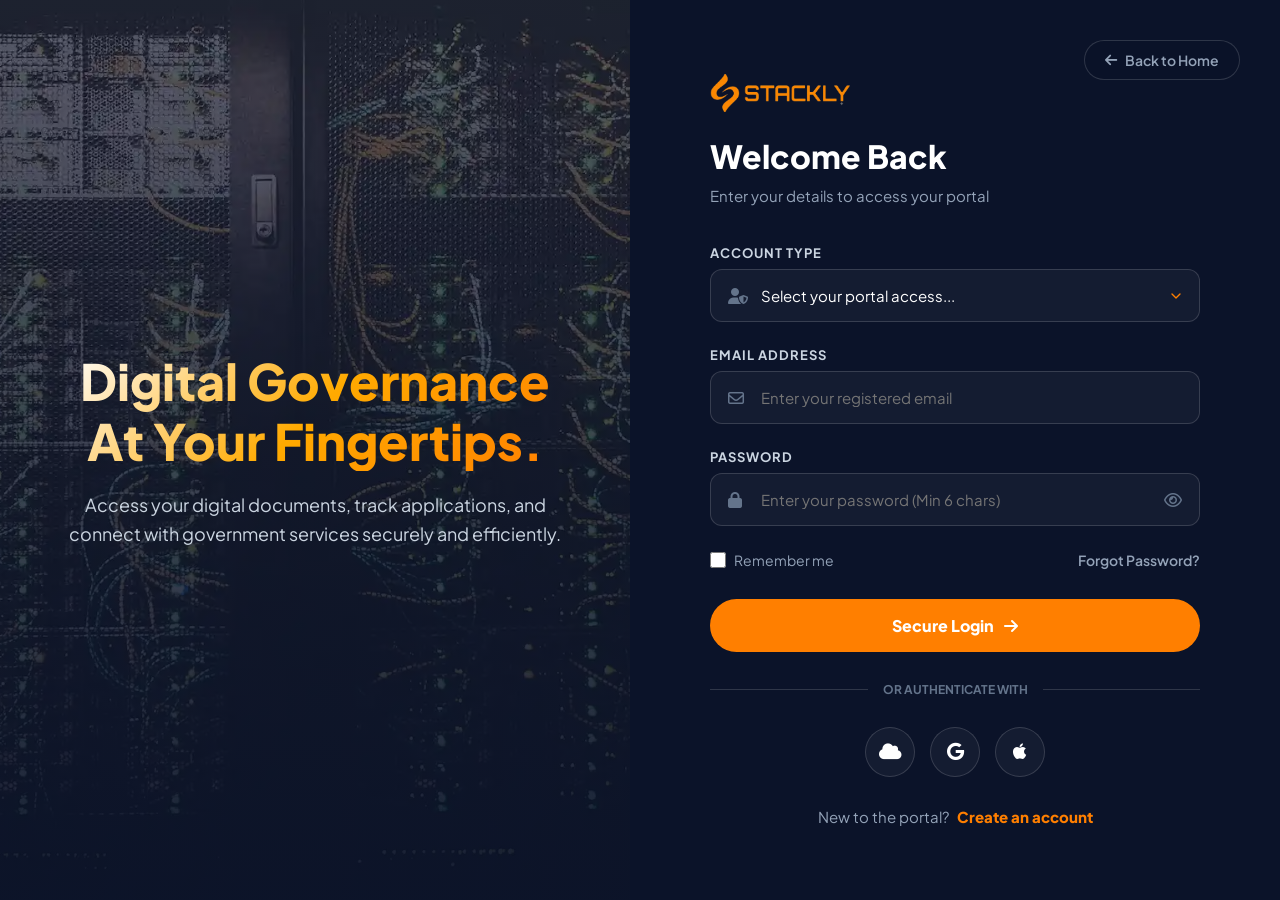
<file: citizen_dashboard.html>
<!DOCTYPE html>
<html lang="en">

<head>
    <meta charset="UTF-8">
    <meta name="viewport" content="width=device-width, initial-scale=1.0">
    <title>Citizen Dashboard | Digital Citizen Portal</title>

    <link href="https://fonts.googleapis.com/css2?family=Plus+Jakarta+Sans:wght@400;500;600;700;800;900&display=swap"
        rel="stylesheet">

    <link rel="stylesheet" href="https://cdnjs.cloudflare.com/ajax/libs/font-awesome/6.4.0/css/all.min.css">

    <link href="https://unpkg.com/aos@2.3.1/dist/aos.css" rel="stylesheet">

    <link rel="stylesheet" href="citizen_dashboard.css">

    <script>
        if (!sessionStorage.getItem('userEmail')) {
            window.location.replace("login.html");
        }
    </script>
</head>

<body>


    <div class="sidebar-overlay" id="sidebarOverlay" onclick="toggleSidebar()"></div>


    <nav class="sidebar" id="sidebar">
        <div class="logo-container">
            <a href="index.html"><img src="./asset/orange-logo.webp" alt="logo"></a>
            <div class="dashboard-badge" style="color: #10b981; background: rgba(16, 185, 129, 0.1);">Verified Citizen
            </div>
        </div>
        <div class="nav-sections">
            <a class="nav-item active" onclick="switchTab('tab-overview', this, 'My Dashboard')"><i
                    class="fas fa-home"></i> Overview</a>
            <a class="nav-item" onclick="switchTab('tab-applications', this, 'My Applications')"><i
                    class="fas fa-folder-open"></i> Applications</a>
            <a class="nav-item" onclick="switchTab('tab-documents', this, 'Issued Documents')"><i
                    class="fas fa-certificate"></i> Documents</a>
            <a class="nav-item" onclick="switchTab('tab-payments', this, 'Payment History')"><i
                    class="fas fa-wallet"></i> Payments</a>
            <a class="nav-item" onclick="switchTab('tab-announcements', this, 'Govt Announcements')"><i
                    class="fas fa-bullhorn"></i> Announcements</a>
            <a class="nav-item" onclick="switchTab('tab-profile', this, 'Profile Settings')"><i
                    class="fas fa-user-cog"></i> Profile</a>
        </div>
        <div class="profile-card">
            <div class="profile-avatar"><i class="fas fa-user"></i></div>
            <div class="profile-info">
                <h4 id="userNameDisplay">Citizen User</h4>
                <p id="userEmailDisplay">citizen@mail.com</p>
            </div>
        </div>
    </nav>


    <main class="main-content">
        <header class="topbar">
            <div class="topbar-left">
                <div class="menu-toggle" onclick="toggleSidebar()"><i class="fas fa-bars"></i></div>
                <h2 id="dynamic-page-title" class="page-title">My Dashboard</h2>
            </div>
            <div class="topbar-right">
                <button onclick="window.location.href='index.html'" class="header-btn btn-home"><i
                        class="fas fa-house"></i> <span class="hide-mobile">Home</span></button>
                <button onclick="logout()" class="header-btn btn-logout"><i class="fas fa-sign-out-alt"></i> <span
                        class="hide-mobile">Logout</span></button>
            </div>
        </header>

        <div class="dashboard-body">

            <!-- ==========================================
                 TAB 1: OVERVIEW (எதுவும் நீக்கப்படவில்லை)
            =========================================== -->
            <div id="tab-overview" class="content-tab active-tab">
                <div class="grid-4">
                    <div class="stat-card" data-aos="fade-up">
                        <div class="stat-icon bg-info"><i class="fas fa-file-alt"></i></div>
                        <div class="stat-details">
                            <p>Total Applied</p>
                            <h2>12</h2>
                        </div>
                    </div>
                    <div class="stat-card" data-aos="fade-up" data-aos-delay="100">
                        <div class="stat-icon bg-orange"><i class="fas fa-spinner"></i></div>
                        <div class="stat-details">
                            <p>In Progress</p>
                            <h2>02</h2>
                        </div>
                    </div>
                    <div class="stat-card" data-aos="fade-up" data-aos-delay="200">
                        <div class="stat-icon bg-success"><i class="fas fa-check-circle"></i></div>
                        <div class="stat-details">
                            <p>Approved</p>
                            <h2>10</h2>
                        </div>
                    </div>
                    <div class="stat-card" data-aos="fade-up" data-aos-delay="300">
                        <div class="stat-icon bg-danger"><i class="fas fa-exclamation-circle"></i></div>
                        <div class="stat-details">
                            <p>Action Needed</p>
                            <h2>01</h2>
                        </div>
                    </div>
                </div>
                <div class="grid-2">
                    <div class="premium-card" data-aos="fade-up">
                        <h3 class="section-title">My Application History</h3>
                        <div class="chart-wrapper"><canvas id="citizenChart"></canvas></div>
                    </div>
                    <div class="premium-card" data-aos="fade-up">
                        <h3 class="section-title">Recent Application Status</h3>
                        <div class="table-wrapper">
                            <table class="premium-table">
                                <tr>
                                    <th>App ID</th>
                                    <th>Service</th>
                                    <th>Date</th>
                                    <th>Status</th>
                                </tr>
                                <tr>
                                    <td>#APP-10023</td>
                                    <td>Birth Certificate</td>
                                    <td>Oct 25</td>
                                    <td><span class="badge success">Approved</span></td>
                                </tr>
                                <tr>
                                    <td>#APP-10045</td>
                                    <td>Property Tax</td>
                                    <td>Oct 20</td>
                                    <td><span class="badge success">Paid</span></td>
                                </tr>
                                <tr>
                                    <td>#APP-10088</td>
                                    <td>Income Certificate</td>
                                    <td>Oct 18</td>
                                    <td><span class="badge warning">In Review</span></td>
                                </tr>
                                <tr>
                                    <td>#APP-10092</td>
                                    <td>Name Change</td>
                                    <td>Oct 10</td>
                                    <td><span class="badge danger">Rejected</span></td>
                                </tr>
                            </table>
                        </div>
                    </div>
                </div>
                <div class="grid-3">
                    <div class="premium-card" data-aos="fade-up">
                        <h3 class="section-title">DigiLocker Integration</h3>
                        <div class="image-card-wrapper" style="height: 120px;"><img src="./asset/u8.webp"
                                alt="Cloud Storage"></div>
                        <h4 style="margin-bottom: 5px;">Your documents are safe!</h4>
                        <p class="text-gray" style="font-size: 13px;">Aadhar and PAN are successfully linked.</p>
                        <button class="btn btn-outline w-100 mt-10" onclick="window.location.href='404page.html'">Access
                            DigiLocker</button>
                    </div>
                    <div class="premium-card" data-aos="fade-up" style="border-left: 4px solid var(--warning);">
                        <h3 class="section-title text-warning"><i class="fas fa-bell"></i> Alerts & Reminders</h3>
                        <div class="list-item">
                            <div>
                                <h4>Water Tax Due</h4>
                                <p>Pay before Nov 15.</p>
                            </div><button class="btn btn-primary btn-small"
                                onclick="window.location.href='404page.html'">Pay Now</button>
                        </div>
                        <div class="list-item">
                            <div>
                                <h4>Document Re-upload</h4>
                                <p>App #APP-10092 needs clear photo.</p>
                            </div><button class="btn btn-outline btn-small"
                                onclick="window.location.href='404page.html'">Upload</button>
                        </div>
                    </div>
                    <div class="premium-card" data-aos="fade-up">
                        <h3 class="section-title">Quick Services</h3>
                        <div class="list-item"><span>Apply for Certificate</span><button
                                onclick="window.location.href='404page.html'" class="btn btn-outline btn-small"><i
                                    class="fas fa-arrow-right"></i></button></div>
                        <div class="list-item"><span>Pay Utility Bills</span><button
                                onclick="window.location.href='404page.html'" class="btn btn-outline btn-small"><i
                                    class="fas fa-arrow-right"></i></button></div>
                        <div class="list-item"><span>Register Grievance</span><button
                                onclick="window.location.href='404page.html'" class="btn btn-outline btn-small"><i
                                    class="fas fa-arrow-right"></i></button></div>
                    </div>
                </div>
            </div>

            <!-- ==========================================
                 TAB 2: APPLICATIONS (+ 2 New Sections)
            =========================================== -->
            <div id="tab-applications" class="content-tab">
                <div class="premium-card mb-30" data-aos="fade-up">
                    <h3 class="section-title">All My Applications</h3>
                    <div class="table-wrapper">
                        <table class="premium-table">
                            <tr>
                                <th>App ID</th>
                                <th>Service Type</th>
                                <th>Submitted On</th>
                                <th>Department</th>
                                <th>Status</th>
                                <th>Action</th>
                            </tr>
                            <tr>
                                <td>#APP-10023</td>
                                <td>Birth Certificate</td>
                                <td>Oct 25, 2026</td>
                                <td>Revenue</td>
                                <td><span class="badge success">Approved</span></td>
                                <td><button onclick="window.location.href='404page.html'"
                                        class="btn btn-outline btn-small">View</button></td>
                            </tr>
                            <tr>
                                <td>#APP-10088</td>
                                <td>Income Certificate</td>
                                <td>Oct 18, 2026</td>
                                <td>Revenue</td>
                                <td><span class="badge warning">In Review</span></td>
                                <td><button onclick="window.location.href='404page.html'"
                                        class="btn btn-outline btn-small">Track</button></td>
                            </tr>
                            <tr>
                                <td>#APP-10092</td>
                                <td>Name Change in Gazette</td>
                                <td>Oct 10, 2026</td>
                                <td>Public Dept</td>
                                <td><span class="badge danger">Rejected</span></td>
                                <td><button onclick="window.location.href='404page.html'"
                                        class="btn btn-danger btn-small">Re-Apply</button></td>
                            </tr>
                        </table>
                    </div>
                </div>
                <div class="grid-2 mb-30">
                    <div class="premium-card" data-aos="fade-up">
                        <h3 class="section-title">Application Processing Steps</h3>
                        <div class="list-item">
                            <div>
                                <h4>1. Application Submitted</h4>
                                <p>Completed on Oct 18</p>
                            </div><i class="fas fa-check-circle text-success"></i>
                        </div>
                        <div class="list-item">
                            <div>
                                <h4>2. Document Verification</h4>
                                <p>Completed on Oct 20</p>
                            </div><i class="fas fa-check-circle text-success"></i>
                        </div>
                        <div class="list-item">
                            <div>
                                <h4>3. Officer Approval</h4>
                                <p>Currently Under Review</p>
                            </div><i class="fas fa-spinner fa-spin text-warning"></i>
                        </div>
                    </div>
                    <div class="premium-card" data-aos="fade-up">
                        <h3 class="section-title">Need Help with Application?</h3>
                        <div class="image-card-wrapper" style="height: 150px;"><img src="./asset/u26.webp"
                                alt="Support"></div>
                        <p class="text-gray mb-15">If your application is delayed by more than 15 days, you can raise a
                            grievance ticket.</p>
                        <button class="btn btn-outline w-100" onclick="window.location.href='404page.html'"><i
                                class="fas fa-headset"></i> Contact Support</button>
                    </div>
                </div>

                <div class="grid-2">
                    <div class="premium-card" data-aos="fade-up">
                        <h3 class="section-title text-info"><i class="fas fa-save"></i> Draft Applications</h3>
                        <p class="text-gray mb-15">Applications you saved but haven't submitted yet.</p>
                        <div class="list-item">
                            <div>
                                <h4>Legal Heir Certificate</h4>
                                <p>Saved on: Oct 26, 2026</p>
                            </div><button class="btn btn-primary btn-small"
                                onclick="window.location.href='404page.html'">Resume</button>
                        </div>
                        <div class="list-item">
                            <div>
                                <h4>Vehicle Registration Renewal</h4>
                                <p>Saved on: Oct 22, 2026</p>
                            </div><button class="btn btn-primary btn-small"
                                onclick="window.location.href='404page.html'">Resume</button>
                        </div>
                    </div>
                    <div class="premium-card" data-aos="fade-up">
                        <h3 class="section-title">Frequently Applied Services</h3>
                        <div class="list-item"><span>Community Certificate</span><button
                                onclick="window.location.href='404page.html'" class="btn btn-outline btn-small">Apply
                                Now</button></div>
                        <div class="list-item"><span>Nativity Certificate</span><button
                                onclick="window.location.href='404page.html'" class="btn btn-outline btn-small">Apply
                                Now</button></div>
                        <div class="list-item"><span>Voter ID Correction</span><button
                                onclick="window.location.href='404page.html'" class="btn btn-outline btn-small">Apply
                                Now</button></div>
                    </div>
                </div>
            </div>

            <!-- ==========================================
                 TAB 3: ISSUED DOCUMENTS (+ 2 New Sections)
            =========================================== -->
            <div id="tab-documents" class="content-tab">
                <div class="grid-3 mb-30">
                    <div class="stat-card" data-aos="fade-up">
                        <div class="stat-icon bg-success"><i class="fas fa-file-pdf"></i></div>
                        <div class="stat-details">
                            <p>E-Signed Docs</p>
                            <h2>06</h2>
                        </div>
                    </div>
                    <div class="stat-card" data-aos="fade-up">
                        <div class="stat-icon bg-info"><i class="fas fa-id-card"></i></div>
                        <div class="stat-details">
                            <p>ID Cards Linked</p>
                            <h2>02</h2>
                        </div>
                    </div>
                    <div class="stat-card" data-aos="fade-up">
                        <div class="stat-icon bg-orange"><i class="fas fa-envelope"></i></div>
                        <div class="stat-details">
                            <p>Postal Dispatches</p>
                            <h2>01</h2>
                        </div>
                    </div>
                </div>
                <div class="premium-card mb-30" data-aos="fade-up">
                    <h3 class="section-title">My Digital Locker</h3>
                    <div class="table-wrapper">
                        <table class="premium-table">
                            <tr>
                                <th>Document Name</th>
                                <th>Issued Authority</th>
                                <th>Issue Date</th>
                                <th>Validity</th>
                                <th>Download</th>
                            </tr>
                            <tr>
                                <td>Aadhar Card (Masked)</td>
                                <td>UIDAI</td>
                                <td>Jan 10, 2020</td>
                                <td>Lifetime</td>
                                <td><button onclick="window.location.href='404page.html'"
                                        class="btn btn-primary btn-small"><i class="fas fa-download"></i>
                                        PDF</button></td>
                            </tr>
                            <tr>
                                <td>Driving License</td>
                                <td>Transport Dept</td>
                                <td>Mar 15, 2022</td>
                                <td>2042</td>
                                <td><button onclick="window.location.href='404page.html'"
                                        class="btn btn-primary btn-small"><i class="fas fa-download"></i>
                                        PDF</button></td>
                            </tr>
                            <tr>
                                <td>Birth Certificate</td>
                                <td>City Corporation</td>
                                <td>Oct 25, 2026</td>
                                <td>Lifetime</td>
                                <td><button onclick="window.location.href='404page.html'"
                                        class="btn btn-primary btn-small"><i class="fas fa-download"></i>
                                        PDF</button></td>
                            </tr>
                        </table>
                    </div>
                </div>

                <div class="grid-2">
                    <div class="premium-card" data-aos="fade-up" style="border-left: 4px solid var(--danger);">
                        <h3 class="section-title text-danger"><i class="fas fa-exclamation-triangle"></i> Expiring Soon
                        </h3>
                        <p class="text-gray mb-15">Documents that require renewal shortly.</p>
                        <div class="list-item">
                            <div>
                                <h4>Passport</h4>
                                <p>Expiring on: Jan 15, 2027</p>
                            </div><button onclick="window.location.href='404page.html'"
                                class="btn btn-danger btn-small">Renew Now</button>
                        </div>
                        <div class="list-item">
                            <div>
                                <h4>Vehicle Insurance</h4>
                                <p>Expiring on: Nov 30, 2026</p>
                            </div><button onclick="window.location.href='404page.html'"
                                class="btn btn-danger btn-small">Renew Now</button>
                        </div>
                    </div>
                    <div class="premium-card" data-aos="fade-up">
                        <h3 class="section-title">Document Access History</h3>
                        <p class="text-gray mb-15">Recent verification requests for your documents.</p>
                        <div class="list-item"><span>State Bank of India (KYC)</span><span
                                class="badge success">Verified</span></div>
                        <div class="list-item"><span>Passport Office (Address Proof)</span><span
                                class="badge success">Verified</span></div>
                    </div>
                </div>
            </div>

            <!-- ==========================================
                 TAB 4: PAYMENTS (+ 2 New Sections)
            =========================================== -->
            <div id="tab-payments" class="content-tab">
                <div class="grid-2 mb-30">
                    <div class="premium-card" data-aos="fade-up">
                        <h3 class="section-title">Recent Successful Payments</h3>
                        <div class="table-wrapper">
                            <table class="premium-table">
                                <tr>
                                    <th>Txn ID</th>
                                    <th>Purpose</th>
                                    <th>Amount</th>
                                    <th>Date</th>
                                    <th>Receipt</th>
                                </tr>
                                <tr>
                                    <td>TXN-90928</td>
                                    <td>Property Tax (2026)</td>
                                    <td>₹4,500</td>
                                    <td>Oct 20</td>
                                    <td><button onclick="window.location.href='404page.html'"
                                            class="btn btn-outline btn-small"><i class="fas fa-receipt"></i></button>
                                    </td>
                                </tr>
                                <tr>
                                    <td>TXN-88001</td>
                                    <td>App Fee (Income Cert)</td>
                                    <td>₹60</td>
                                    <td>Oct 18</td>
                                    <td><button onclick="window.location.href='404page.html'"
                                            class="btn btn-outline btn-small"><i class="fas fa-receipt"></i></button>
                                    </td>
                                </tr>
                            </table>
                        </div>
                    </div>
                    <div class="premium-card" data-aos="fade-up" style="border-left: 4px solid var(--warning);">
                        <h3 class="section-title text-warning">Pending Bills & Dues</h3>
                        <div class="list-item">
                            <div>
                                <h4>Water Tax (H2-2026)</h4>
                                <p>Due: Nov 15, 2026</p>
                            </div>
                            <div><span class="text-danger font-bold mr-10" style="margin-right:15px;">₹850</span><button
                                    onclick="window.location.href='404page.html'"
                                    class="btn btn-primary btn-small">Pay</button></div>
                        </div>
                        <div class="list-item">
                            <div>
                                <h4>Electricity Bill (Oct)</h4>
                                <p>Due: Nov 05, 2026</p>
                            </div>
                            <div><span class="text-danger font-bold mr-10"
                                    style="margin-right:15px;">₹1,240</span><button
                                    onclick="window.location.href='404page.html'"
                                    class="btn btn-primary btn-small">Pay</button></div>
                        </div>
                    </div>
                </div>

                <div class="grid-2">
                    <div class="premium-card" data-aos="fade-up">
                        <h3 class="section-title">Saved Payment Methods</h3>
                        <div class="list-item">
                            <div>
                                <h4>HDFC Bank Credit Card</h4>
                                <p>Ending in **** 4567</p>
                            </div><button onclick="window.location.href='404page.html'"
                                class="btn btn-outline btn-small"><i class="fas fa-trash text-danger"></i></button>
                        </div>
                        <div class="list-item">
                            <div>
                                <h4>UPI ID</h4>
                                <p>citizen@okaxis</p>
                            </div><button onclick="window.location.href='404page.html'"
                                class="btn btn-outline btn-small"><i class="fas fa-trash text-danger"></i></button>
                        </div>
                        <button onclick="window.location.href='404page.html'" class="btn btn-outline w-100 mt-10"><i
                                class="fas fa-plus"></i> Add New Method</button>
                    </div>
                    <div class="premium-card" data-aos="fade-up">
                        <h3 class="section-title">Tax Saving & Cashbacks</h3>
                        <div class="list-item">
                            <div>
                                <h4>Early Property Tax Payment</h4>
                                <p>Pay before Nov 30 to get 5% cashback.</p>
                            </div><button onclick="window.location.href='404page.html'"
                                class="btn btn-success btn-small">Claim</button>
                        </div>
                        <div class="list-item">
                            <div>
                                <h4>Green Vehicle Subsidy</h4>
                                <p>Eligible for ₹10,000 rebate on your EV.</p>
                            </div><button onclick="window.location.href='404page.html'"
                                class="btn btn-success btn-small">Claim</button>
                        </div>
                    </div>
                </div>
            </div>

            <!-- ==========================================
                 TAB 5: ANNOUNCEMENTS (+ 2 New Sections)
            =========================================== -->
            <div id="tab-announcements" class="content-tab">
                <div class="grid-2 mb-30">
                    <div class="premium-card" data-aos="fade-up">
                        <div class="image-card-wrapper"><img src="./asset/u28.webp" alt="News"></div>
                        <h3 class="section-title mb-10">New Scholarship Scheme Launched</h3>
                        <p class="text-gray mb-15">The government has introduced a new scholarship for higher education.
                            Eligible students can apply through the portal starting next week.</p>
                        <button onclick="window.location.href='404page.html'" class="btn btn-outline">Read More</button>
                    </div>
                    <div class="premium-card" data-aos="fade-up" data-aos-delay="100">
                        <div class="image-card-wrapper"><img src="./asset/u5.webp" alt="Tax"></div>
                        <h3 class="section-title mb-10">Property Tax Deadline Extended</h3>
                        <p class="text-gray mb-15">The deadline for paying the property tax without penalty has been
                            extended to November 30th. Pay online to avail 5% cashback.</p>
                        <button onclick="window.location.href='404page.html'" class="btn btn-outline">Pay Tax
                            Now</button>
                    </div>
                </div>

                <div class="grid-2">
                    <div class="premium-card" data-aos="fade-up">
                        <h3 class="section-title">Government Press Releases</h3>
                        <div class="list-item"><span>Special Camp for Aadhar Updates in Chennai</span><span
                                class="text-gray text-sm">Oct 27, 2026</span></div>
                        <div class="list-item"><span>Online Grievance Redressal Time Reduced to 48 Hrs</span><span
                                class="text-gray text-sm">Oct 25, 2026</span></div>
                        <div class="list-item"><span>DigiLocker Integration Now Mandatory for Licenses</span><span
                                class="text-gray text-sm">Oct 20, 2026</span></div>
                    </div>
                    <div class="premium-card" data-aos="fade-up">
                        <h3 class="section-title text-info"><i class="fas fa-map-marker-alt"></i> Local Area Alerts</h3>
                        <p class="text-gray mb-15">Alerts specific to your registered pincode (600040).</p>
                        <div class="list-item">
                            <div>
                                <h4>Scheduled Power Shutdown</h4>
                                <p>Oct 30, 9:00 AM to 2:00 PM (Maintenance)</p>
                            </div><span class="badge warning">Alert</span>
                        </div>
                        <div class="list-item">
                            <div>
                                <h4>Free Medical Camp</h4>
                                <p>Nov 01, Anna Nagar Community Hall</p>
                            </div><span class="badge info">Event</span>
                        </div>
                    </div>
                </div>
            </div>

            <!-- ==========================================
                 TAB 6: PROFILE (+ 2 New Sections)
            =========================================== -->
            <div id="tab-profile" class="content-tab">
                <div class="grid-2 mb-30">
                    <div class="premium-card" data-aos="fade-up">
                        <h3 class="section-title">My Profile</h3>
                        <div class="list-item"><span>Full Name</span><strong id="set-name">Citizen User</strong></div>
                        <div class="list-item"><span>Email Address</span><strong
                                id="set-email">citizen@mail.com</strong></div>
                        <div class="list-item"><span>Mobile Number</span><strong>+91 98765 43210</strong></div>
                        <div class="list-item"><span>Account Status</span><span class="badge success">Verified</span>
                        </div>
                        <button onclick="window.location.href='404page.html'" class="btn btn-outline w-100 mt-20">Edit
                            Profile</button>
                    </div>
                    <div class="premium-card" data-aos="fade-up">
                        <h3 class="section-title">Security & Links</h3>
                        <div class="list-item"><span>Aadhar Link</span><span class="badge success">Linked</span></div>
                        <div class="list-item"><span>Two-Factor Auth (2FA)</span><span
                                class="badge danger">Disabled</span></div>
                        <button onclick="window.location.href='404page.html'" class="btn btn-primary w-100 mt-20">Enable
                            2FA Security</button>
                        <button onclick="window.location.href='404page.html'" class="btn btn-outline w-100 mt-10">Change
                            Password</button>
                    </div>
                </div>

                <div class="grid-2">
                    <div class="premium-card" data-aos="fade-up">
                        <h3 class="section-title">Linked Family Members</h3>
                        <p class="text-gray mb-15">Manage services for your dependents.</p>
                        <div class="list-item">
                            <div>
                                <h4>Rathi M.</h4>
                                <p>Relationship: Spouse</p>
                            </div><button onclick="window.location.href='404page.html'"
                                class="btn btn-outline btn-small">Manage</button>
                        </div>
                        <div class="list-item">
                            <div>
                                <h4>Arjun R.</h4>
                                <p>Relationship: Son</p>
                            </div><button onclick="window.location.href='404page.html'"
                                class="btn btn-outline btn-small">Manage</button>
                        </div>
                        <button onclick="window.location.href='404page.html'" class="btn btn-outline w-100 mt-10"><i
                                class="fas fa-plus"></i> Add Member</button>
                    </div>
                    <div class="premium-card" data-aos="fade-up">
                        <h3 class="section-title">Recent Login Activity</h3>
                        <div class="list-item">
                            <div>
                                <h4>Mac OS - Chrome</h4>
                                <p>Chennai, India | Today, 10:05 AM</p>
                            </div><span class="badge success">Current</span>
                        </div>
                        <div class="list-item">
                            <div>
                                <h4>iPhone 14 - Safari</h4>
                                <p>Chennai, India | Yesterday, 8:00 PM</p>
                            </div><span class="text-gray text-sm">Logged out</span>
                        </div>
                        <button onclick="window.location.href='404page.html'" class="btn btn-danger w-100 mt-20">Log out
                            from all devices</button>
                    </div>
                </div>
            </div>

        </div>
    </main>

    <script src="https://unpkg.com/aos@2.3.1/dist/aos.js"></script>
    <script src="https://cdn.jsdelivr.net/npm/chart.js"></script>
    <script>
        document.addEventListener("DOMContentLoaded", () => {

            let storedEmail = sessionStorage.getItem('userEmail');
            let storedRole = sessionStorage.getItem('userRole');

            if (!storedEmail) {
                alert("Please Login First to Access the Citizen Dashboard!");
                window.location.replace("login.html");
                return;
            }

            if (storedRole !== "citizen") {
                alert("Access Denied! You are logged in as an Admin.");
                window.location.replace("admin_dashboard.html");
                return;
            }

            let extractedName = storedEmail.split('@')[0];
            extractedName = extractedName.charAt(0).toUpperCase() + extractedName.slice(1);

            const nameDisplay = document.getElementById("userNameDisplay");
            const emailDisplay = document.getElementById("userEmailDisplay");
            const setName = document.getElementById("set-name");
            const setEmail = document.getElementById("set-email");

            if (nameDisplay) nameDisplay.textContent = extractedName;
            if (emailDisplay) emailDisplay.textContent = storedEmail;
            if (setName) setName.textContent = extractedName;
            if (setEmail) setEmail.textContent = storedEmail;


            if (typeof AOS !== 'undefined') {
                AOS.init({ duration: 800, once: true, offset: 50, easing: 'ease-out-cubic' });
            }

            initCitizenChart();
        });


        function toggleSidebar() {
            const sidebar = document.getElementById('sidebar');
            const overlay = document.getElementById('sidebarOverlay');

            sidebar.classList.toggle('mobile-open');
            if (sidebar.classList.contains('mobile-open')) {
                overlay.classList.add('show');
                document.body.style.overflow = 'hidden';
            } else {
                overlay.classList.remove('show');
                document.body.style.overflow = 'auto';
            }
        }


        function switchTab(tabId, element, pageTitle) {
            document.querySelectorAll('.content-tab').forEach(tab => tab.classList.remove('active-tab'));
            document.querySelectorAll('.nav-item').forEach(nav => nav.classList.remove('active'));

            document.getElementById(tabId).classList.add('active-tab');
            element.classList.add('active');
            document.getElementById('dynamic-page-title').innerText = pageTitle;

            if (typeof AOS !== 'undefined') { setTimeout(() => { AOS.refresh(); }, 100); }

            if (window.innerWidth <= 992) { toggleSidebar(); }
        }


        function logout() {
            sessionStorage.removeItem('userEmail');
            window.location.replace("login.html");
        }


        function initCitizenChart() {
            const ctx = document.getElementById('citizenChart');
            if (ctx && typeof Chart !== 'undefined') {
                new Chart(ctx, {
                    type: 'line',
                    data: {
                        labels: ['May', 'Jun', 'Jul', 'Aug', 'Sep', 'Oct'],
                        datasets: [{
                            label: 'Applications Submitted',
                            data: [1, 3, 2, 5, 2, 4],
                            borderColor: '#ff7f00',
                            backgroundColor: 'rgba(255, 127, 0, 0.15)',
                            borderWidth: 3,
                            fill: true,
                            tension: 0.4,
                            pointBackgroundColor: '#ffffff',
                            pointBorderColor: '#ff7f00',
                            pointBorderWidth: 2,
                            pointRadius: 5
                        }]
                    },
                    options: {
                        responsive: true,
                        maintainAspectRatio: false,
                        plugins: { legend: { display: false } },
                        scales: {
                            y: {
                                beginAtZero: true,
                                ticks: { stepSize: 1 },
                                grid: { color: '#e2e8f0' }
                            },
                            x: { grid: { display: false } }
                        }
                    }
                });
            }
        }
    </script>
</body>

</html>
</file>
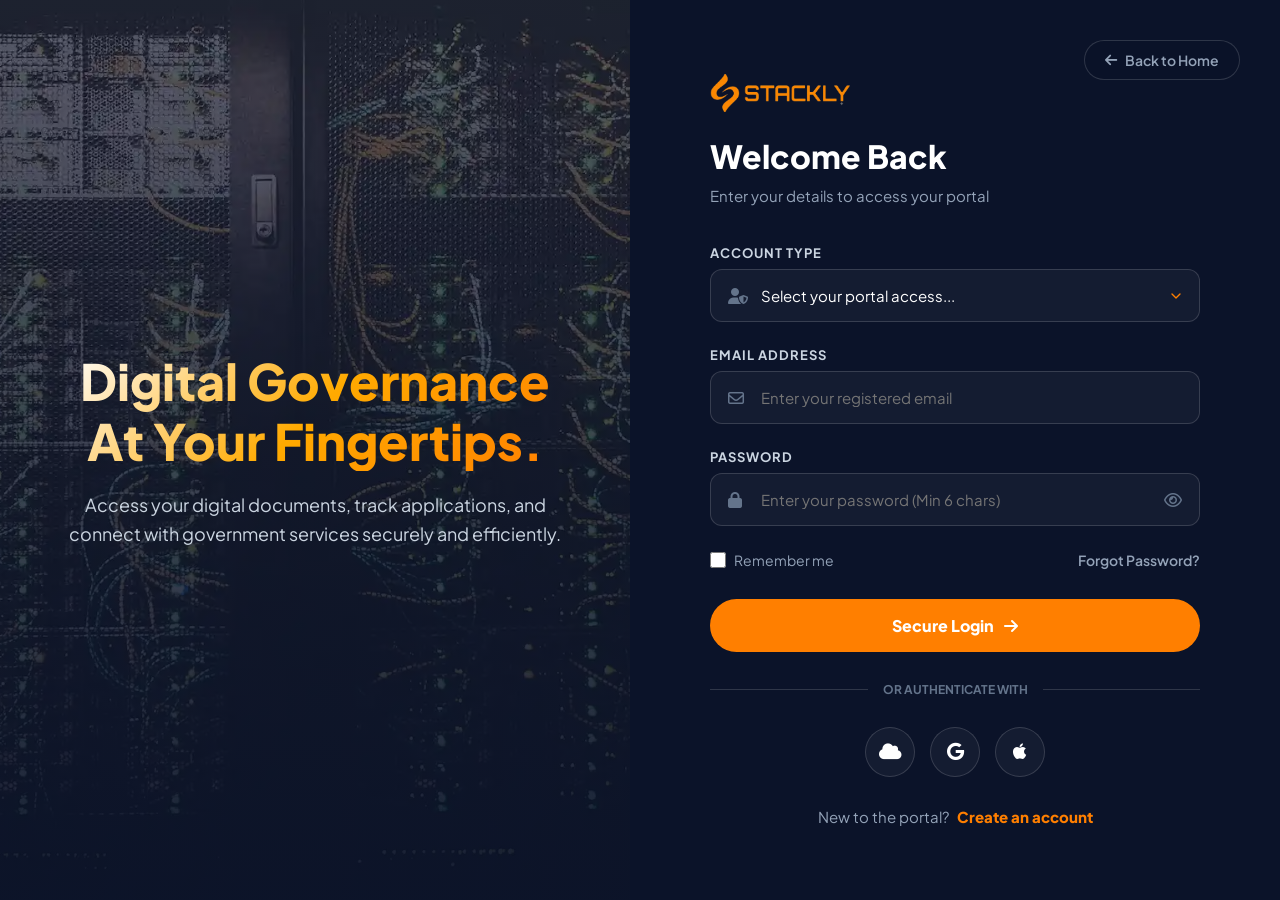
<file: login.html>
<!DOCTYPE html>
<html lang="en">

<head>
    <meta charset="UTF-8">
    <meta name="viewport" content="width=device-width, initial-scale=1.0">
    <title>Login | Digital Citizen Portal</title>


    <link href="https://fonts.googleapis.com/css2?family=Plus+Jakarta+Sans:wght@400;500;600;700;800;900&display=swap"
        rel="stylesheet">


    <link rel="stylesheet" href="https://cdnjs.cloudflare.com/ajax/libs/font-awesome/6.4.0/css/all.min.css">


    <link href="https://unpkg.com/aos@2.3.1/dist/aos.css" rel="stylesheet">

    <style>
        :root {
            --primary-navy: #0b1329;
            --orange-primary: #ff7f00;
            --orange-glow: rgba(255, 127, 0, 0.4);
            --error-red: #ff4757;
            --text-white: #ffffff;
            --text-gray: #94a3b8;
            --border-color: rgba(255, 255, 255, 0.15);
            --input-bg: rgba(255, 255, 255, 0.04);
        }

        * {
            margin: 0;
            padding: 0;
            box-sizing: border-box;
            font-family: 'Plus Jakarta Sans', sans-serif;
        }

        body {
            background-color: var(--primary-navy);
            color: var(--text-white);
            min-height: 100vh;
            overflow-x: hidden;
        }


        .login-split-container {
            display: flex;
            min-height: 100vh;
            width: 100%;
        }


        .login-left {
            flex: 1;
            position: relative;
            background: url('./asset/u39.webp') center/cover no-repeat;
            display: flex;

            flex-direction: column;
            justify-content: center;
            align-items: center;
            text-align: center;
            padding: 40px;
            overflow: hidden;
        }

        .left-overlay {
            position: absolute;
            inset: 0;
            background: linear-gradient(180deg, rgba(11, 19, 41, 0.6) 0%, rgba(11, 19, 41, 0.95) 100%);
            z-index: 1;
        }


        .left-content {
            position: relative;
            z-index: 10;
            animation: floatUpDown 5s ease-in-out infinite;
        }

        @keyframes floatUpDown {

            0%,
            100% {
                transform: translateY(0);
            }

            50% {
                transform: translateY(-25px);
            }
        }

        .left-content h1 {
            font-size: 50px;
            font-weight: 900;
            margin-bottom: 20px;
            background: linear-gradient(135deg, #ffffff 0%, #ffaa00 50%, #ff7f00 100%);
            -webkit-background-clip: text;
            -webkit-text-fill-color: transparent;
            line-height: 1.2;
        }

        .left-content p {
            font-size: 18px;
            color: #cbd5e1;
            line-height: 1.6;
            max-width: 500px;
            margin: 0 auto;
        }


        .login-right {
            flex: 1;
            max-width: 650px;
            display: flex;
            flex-direction: column;
            justify-content: center;
            padding: 40px 80px;
            background: var(--primary-navy);
            position: relative;
        }


        .back-home {
            position: absolute;
            top: 40px;
            right: 40px;
            display: inline-flex;
            align-items: center;
            gap: 8px;
            color: var(--text-gray);
            text-decoration: none;
            font-size: 14px;
            font-weight: 600;
            padding: 10px 20px;
            border: 1px solid var(--border-color);
            border-radius: 30px;
            transition: all 0.3s ease;
            z-index: 9999;

            background: rgba(11, 19, 41, 0.5);

        }

        .back-home:hover {
            background: var(--orange-primary);
            color: var(--text-white);
            border-color: var(--orange-primary);
        }


        .login-form-box {
            width: 100%;
            position: relative;
            z-index: 10;
        }


        .form-header {
            margin-bottom: 40px;
        }

        .form-header h2 {
            font-size: 32px;
            font-weight: 800;
            margin-bottom: 10px;
        }

        .form-header p {
            color: var(--text-gray);
            font-size: 15px;
        }

        .logo {
            font-size: 35px;
            color: var(--orange-primary);
            margin-bottom: 20px;
        }


        .input-group {
            margin-bottom: 25px;
            position: relative;
        }

        .input-group label {
            display: block;
            font-size: 13px;
            font-weight: 700;
            color: #cbd5e1;
            margin-bottom: 8px;
            text-transform: uppercase;
            letter-spacing: 1px;
        }

        .input-wrapper {
            position: relative;
            width: 100%;
        }

        .input-wrapper i.left-icon {
            position: absolute;
            left: 18px;
            top: 50%;
            transform: translateY(-50%);
            color: #64748b;
            font-size: 16px;
            transition: 0.3s;
        }

        .input-wrapper input,
        .input-wrapper select {
            width: 100%;
            padding: 16px 20px 16px 50px;
            background: var(--input-bg);
            border: 1px solid var(--border-color);
            border-radius: 12px;
            color: var(--text-white);
            font-size: 15px;
            outline: none;
            transition: all 0.3s ease;
        }

        .input-wrapper select {
            appearance: none;
            cursor: pointer;
            background-image: url("data:image/svg+xml;charset=UTF-8,%3Csvg xmlns='http://www.w3.org/2000/svg' viewBox='0 0 24 24' fill='none' stroke='%23ff7f00' stroke-width='2' stroke-linecap='round' stroke-linejoin='round'%3E%3Cpolyline points='6 9 12 15 18 9'%3E%3C/polyline%3E%3C/svg%3E");
            background-repeat: no-repeat;
            background-position: right 15px center;
            background-size: 16px;
        }

        .input-wrapper select option {
            background: var(--primary-navy);
            color: #fff;
        }

        .input-wrapper input:focus,
        .input-wrapper select:focus {
            border-color: var(--orange-primary);
            box-shadow: 0 0 0 4px rgba(255, 127, 0, 0.1);
            background: rgba(255, 255, 255, 0.08);
        }

        .input-wrapper input:focus~i.left-icon,
        .input-wrapper select:focus~i.left-icon {
            color: var(--orange-primary);
        }


        .toggle-password {
            position: absolute;
            right: 18px;
            top: 50%;
            transform: translateY(-50%);
            color: #64748b;
            cursor: pointer;
            transition: 0.3s;
        }

        .toggle-password:hover {
            color: var(--orange-primary);
        }

        input[type="password"]::-ms-reveal {
            display: none !important;
        }


        .error-message {
            color: var(--error-red);
            font-size: 13px;
            font-weight: 600;
            margin-top: 6px;
            display: none;
        }

        .input-group.error .input-wrapper input,
        .input-group.error .input-wrapper select {
            border-color: var(--error-red);
            background: rgba(255, 71, 87, 0.05);
        }

        .input-group.error .input-wrapper i.left-icon {
            color: var(--error-red);
        }

        .input-group.error .error-message {
            display: block;
        }


        .form-options {
            display: flex;
            justify-content: space-between;
            align-items: center;
            margin-bottom: 30px;
            font-size: 14px;
        }

        .remember {
            display: flex;
            align-items: center;
            gap: 8px;
            color: var(--text-gray);
            cursor: pointer;
        }

        .remember input {
            accent-color: var(--orange-primary);
            width: 16px;
            height: 16px;
            cursor: pointer;
        }

        .forgot-link {
            color: var(--text-gray);
            text-decoration: none;
            transition: 0.3s;
            font-weight: 600;
        }

        .forgot-link:hover {
            color: var(--orange-primary);
        }


        .submit-btn {
            width: 100%;
            padding: 16px;
            border: none;
            border-radius: 30px;
            background: var(--orange-primary);
            color: #fff;
            font-size: 16px;
            font-weight: 800;
            cursor: pointer;
            display: flex;
            justify-content: center;
            align-items: center;
            gap: 10px;
            transition: all 0.3s;
        }

        .submit-btn:hover {
            background: #ffffff;
            color: var(--primary-navy);
            box-shadow: 0 10px 25px var(--orange-glow);
        }

        .submit-btn:hover i {
            transform: translateX(5px);
        }


        .divider {
            display: flex;
            align-items: center;
            text-align: center;
            margin: 30px 0;
            color: #64748b;
            font-size: 12px;
            font-weight: 700;
            text-transform: uppercase;
        }

        .divider::before,
        .divider::after {
            content: '';
            flex: 1;
            border-bottom: 1px solid var(--border-color);
        }

        .divider::before {
            margin-right: 15px;
        }

        .divider::after {
            margin-left: 15px;
        }

        .social-logins {
            display: flex;
            justify-content: center;
            gap: 15px;
        }

        .social-btn {
            width: 50px;
            height: 50px;
            border-radius: 50%;
            display: flex;
            align-items: center;
            justify-content: center;
            background: var(--input-bg);
            border: 1px solid var(--border-color);
            color: #fff;
            font-size: 18px;
            text-decoration: none;
            transition: all 0.3s ease;
        }

        .social-btn:hover {
            background: var(--orange-primary);
            border-color: var(--orange-primary);
            transform: translateY(-3px);
        }

        .signup-link {
            text-align: center;
            margin-top: 30px;
            font-size: 15px;
            color: var(--text-gray);
        }

        .signup-link a {
            color: var(--orange-primary);
            font-weight: 800;
            text-decoration: none;
            margin-left: 5px;
        }

        .signup-link a:hover {
            text-decoration: underline;
        }


        @media (max-width: 992px) {
            .login-right {
                padding: 40px;
            }

            .left-content h1 {
                font-size: 38px;
            }
        }

        @media (max-width: 768px) {


            .login-left {
                display: none !important;
            }

            .login-right {
                width: 100%;
                max-width: 100%;
                padding: 30px 20px;
                justify-content: center;

            }

            .login-form-box {
                width: 100%;
                max-width: 450px;
                margin: 60px auto 0 auto;
            }

            .back-home {
                top: 20px;
                right: 20px;
                font-size: 13px;
                padding: 8px 15px;
            }

            .form-header h2 {
                font-size: 28px;
            }
        }

        .logo {
            width: 140px;
        }
    </style>
</head>

<body>

    <div class="login-split-container">


        <div class="login-left">
            <div class="left-overlay"></div>
            <div class="left-content" data-aos="zoom-in" data-aos-duration="1200">
                <h1>Digital Governance <br>At Your Fingertips.</h1>
                <p>Access your digital documents, track applications, and connect with government services securely and
                    efficiently.</p>
            </div>
        </div>


        <div class="login-right">

            <a href="index.html" class="back-home"><i class="fas fa-arrow-left"></i> Back to Home</a>

            <div class="login-form-box" data-aos="fade-left" data-aos-duration="1000">

                <div class="form-header">
                    <a href="index.html"><img src="./asset/orange-logo.webp" alt="logo" class="logo"></a>
                    <h2>Welcome Back</h2>
                    <p>Enter your details to access your portal</p>
                </div>

                <form id="citizenLoginForm" novalidate>


                    <div class="input-group" id="roleGroup">
                        <label>Account Type</label>
                        <div class="input-wrapper">
                            <i class="fas fa-user-shield left-icon"></i>
                            <select id="role">
                                <option value="" disabled selected>Select your portal access...</option>
                                <option value="citizen">Citizen (Apply & Track Services)</option>
                                <option value="official">Government Official (Admin Access)</option>
                            </select>
                        </div>
                        <div class="error-message">Please select your account type to proceed.</div>
                    </div>


                    <div class="input-group" id="emailGroup">
                        <label>Email Address</label>
                        <div class="input-wrapper">
                            <i class="far fa-envelope left-icon"></i>
                            <input type="email" id="email" placeholder="Enter your registered email" autocomplete="off">
                        </div>
                        <div class="error-message">Please enter a valid email address.</div>
                    </div>


                    <div class="input-group" id="passwordGroup">
                        <label>Password</label>
                        <div class="input-wrapper">
                            <i class="fas fa-lock left-icon"></i>
                            <input type="password" id="password" placeholder="Enter your password (Min 6 chars)">
                            <i class="far fa-eye toggle-password" id="togglePassword"></i>
                        </div>
                        <div class="error-message">Password must be at least 6 characters long.</div>
                    </div>


                    <div class="form-options">
                        <label class="remember"><input type="checkbox"> Remember me</label>
                        <a href="404page.html" class="forgot-link">Forgot Password?</a>
                    </div>


                    <button type="submit" class="submit-btn">
                        <span>Secure Login</span> <i class="fas fa-arrow-right"></i>
                    </button>
                </form>

                <div class="divider">Or Authenticate With</div>


                <div class="social-logins">
                    <a href="404page.html" class="social-btn" title="DigiLocker"><i class="fa-solid fa-cloud"></i></a>
                    <a href="404page.html" class="social-btn" title="Google"><i class="fab fa-google"></i></a>
                    <a href="404page.html" class="social-btn" title="Apple"><i class="fab fa-apple"></i></a>
                </div>

                <div class="signup-link">
                    New to the portal? <a href="signup.html">Create an account</a>
                </div>

            </div>
        </div>
    </div>


    <script src="https://unpkg.com/aos@2.3.1/dist/aos.js"></script>
    <script>
        document.addEventListener("DOMContentLoaded", () => {


            if (typeof AOS !== 'undefined') {
                AOS.init({ once: true, offset: 50 });
            }

            const loginForm = document.getElementById("citizenLoginForm");
            const roleInput = document.getElementById("role");
            const emailInput = document.getElementById("email");
            const passwordInput = document.getElementById("password");

            const roleGroup = document.getElementById("roleGroup");
            const emailGroup = document.getElementById("emailGroup");
            const passwordGroup = document.getElementById("passwordGroup");


            const togglePassword = document.getElementById("togglePassword");
            if (togglePassword) {
                togglePassword.addEventListener("click", function () {
                    const type = passwordInput.getAttribute("type") === "password" ? "text" : "password";
                    passwordInput.setAttribute("type", type);
                    this.classList.toggle("fa-eye");
                    this.classList.toggle("fa-eye-slash");
                });
            }


            roleInput.addEventListener("change", () => roleGroup.classList.remove("error"));
            emailInput.addEventListener("input", () => emailGroup.classList.remove("error"));
            passwordInput.addEventListener("input", () => passwordGroup.classList.remove("error"));


            if (loginForm) {
                loginForm.addEventListener("submit", (e) => {
                    e.preventDefault();
                    let isValid = true;

                    if (roleInput.value === "") { roleGroup.classList.add("error"); isValid = false; }
                    const emailRegex = /^[^\s@]+@[^\s@]+\.[^\s@]+$/;
                    if (!emailRegex.test(emailInput.value.trim())) { emailGroup.classList.add("error"); isValid = false; }
                    if (passwordInput.value.trim().length < 6) { passwordGroup.classList.add("error"); isValid = false; }

                    if (isValid) {
                        sessionStorage.setItem('userEmail', emailInput.value.trim());
                        sessionStorage.setItem('userRole', roleInput.value);

                        const btn = document.querySelector(".submit-btn");
                        btn.innerHTML = '<i class="fas fa-circle-notch fa-spin"></i> <span>Authenticating...</span>';
                        btn.style.opacity = "0.8";
                        btn.style.pointerEvents = "none";

                        setTimeout(() => {
                            if (roleInput.value === "citizen") window.location.href = "citizen_dashboard.html";
                            else if (roleInput.value === "official") window.location.href = "admin_dashboard.html";
                        }, 1500);
                    }
                });
            }
        });
    </script>
</body>

</html>
</file>
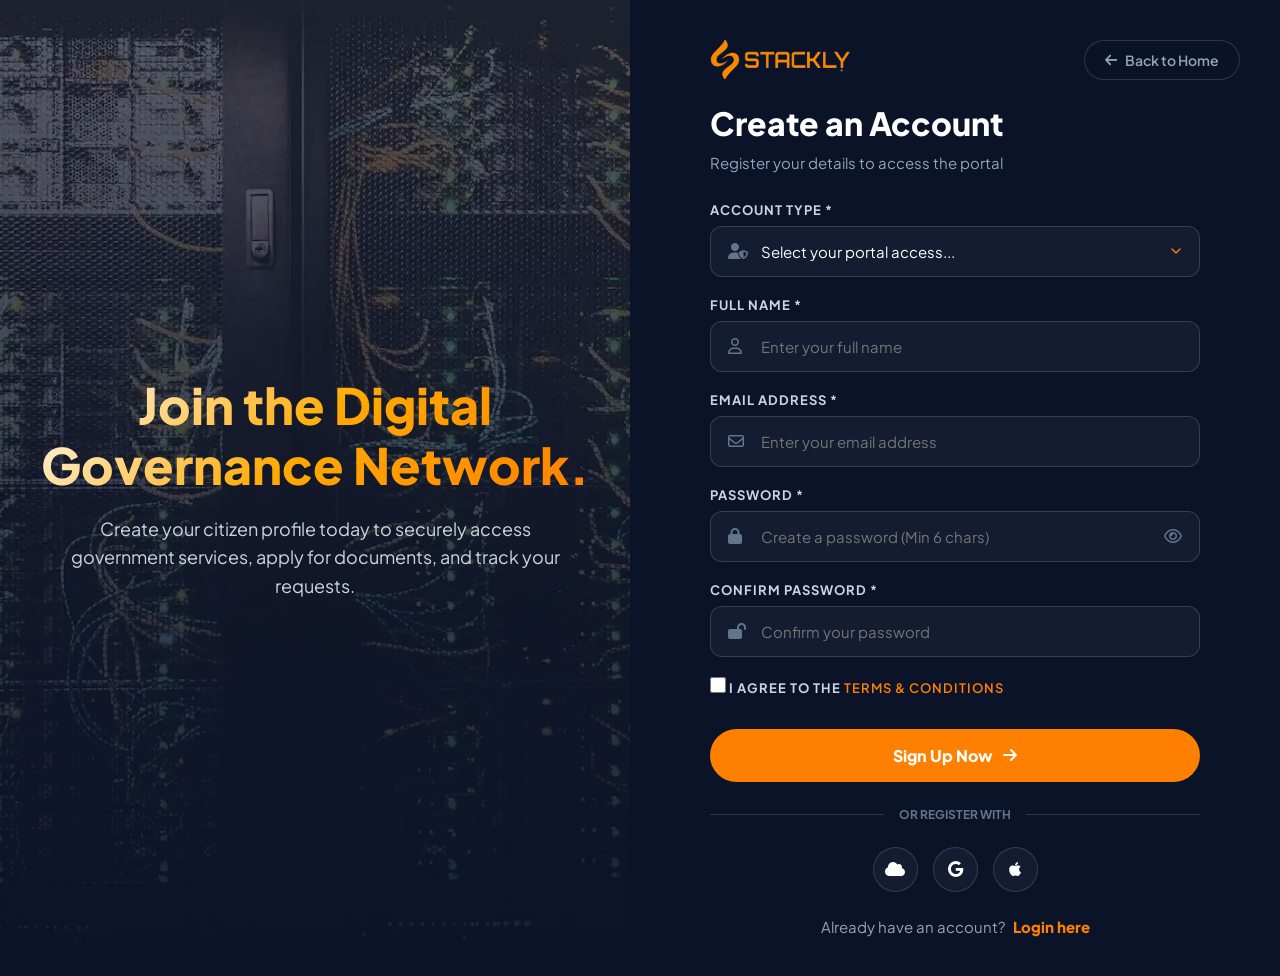
<file: signup.html>
<!DOCTYPE html>
<html lang="en">

<head>
    <meta charset="UTF-8">
    <meta name="viewport" content="width=device-width, initial-scale=1.0">
    <title>Sign Up | Digital Citizen Portal</title>


    <link href="https://fonts.googleapis.com/css2?family=Plus+Jakarta+Sans:wght@400;500;600;700;800;900&display=swap"
        rel="stylesheet">


    <link rel="stylesheet" href="https://cdnjs.cloudflare.com/ajax/libs/font-awesome/6.4.0/css/all.min.css">


    <link href="https://unpkg.com/aos@2.3.1/dist/aos.css" rel="stylesheet">

    <style>
        :root {
            --primary-navy: #0b1329;
            --orange-primary: #ff7f00;
            --orange-glow: rgba(255, 127, 0, 0.4);
            --error-red: #ff4757;
            --success-green: #10b981;
            --text-white: #ffffff;
            --text-gray: #94a3b8;
            --border-color: rgba(255, 255, 255, 0.15);
            --input-bg: rgba(255, 255, 255, 0.04);
        }

        * {
            margin: 0;
            padding: 0;
            box-sizing: border-box;
            font-family: 'Plus Jakarta Sans', sans-serif;
        }

        body {
            background-color: var(--primary-navy);
            color: var(--text-white);
            min-height: 100vh;
            overflow-x: hidden;
        }


        .login-split-container {
            display: flex;
            min-height: 100vh;
            width: 100%;
        }


        .login-left {
            flex: 1;
            position: relative;
            background: url('./asset/u39.webp') center/cover no-repeat;
            display: flex;
            flex-direction: column;
            justify-content: center;
            align-items: center;
            text-align: center;
            padding: 40px;
            overflow: hidden;
        }

        .left-overlay {
            position: absolute;
            inset: 0;
            background: linear-gradient(180deg, rgba(11, 19, 41, 0.6) 0%, rgba(11, 19, 41, 0.95) 100%);
            z-index: 1;
        }

        .left-content {
            position: relative;
            z-index: 10;
            animation: floatUpDown 5s ease-in-out infinite;
        }

        @keyframes floatUpDown {

            0%,
            100% {
                transform: translateY(0);
            }

            50% {
                transform: translateY(-25px);
            }
        }

        .left-content h1 {
            font-size: 50px;
            font-weight: 900;
            margin-bottom: 20px;
            background: linear-gradient(135deg, #ffffff 0%, #ffaa00 50%, #ff7f00 100%);
            -webkit-background-clip: text;
            -webkit-text-fill-color: transparent;
            line-height: 1.2;
        }

        .left-content p {
            font-size: 18px;
            color: #cbd5e1;
            line-height: 1.6;
            max-width: 500px;
            margin: 0 auto;
        }


        .login-right {
            flex: 1;
            max-width: 650px;
            display: flex;
            flex-direction: column;
            justify-content: center;
            padding: 40px 80px;
            background: var(--primary-navy);
            position: relative;
        }


        .back-home {
            position: absolute;
            top: 40px;
            right: 40px;
            display: inline-flex;
            align-items: center;
            gap: 8px;
            color: var(--text-gray);
            text-decoration: none;
            font-size: 14px;
            font-weight: 600;
            padding: 10px 20px;
            border: 1px solid var(--border-color);
            border-radius: 30px;
            transition: all 0.3s ease;
            z-index: 9999;
            background: rgba(11, 19, 41, 0.5);
        }

        .back-home:hover {
            background: var(--orange-primary);
            color: var(--text-white);
            border-color: var(--orange-primary);
        }


        .login-form-box {
            width: 100%;
            position: relative;
            z-index: 10;
        }


        .form-header {
            margin-bottom: 30px;
        }

        .form-header h2 {
            font-size: 32px;
            font-weight: 800;
            margin-bottom: 10px;
        }

        .form-header p {
            color: var(--text-gray);
            font-size: 15px;
        }

        .logo {
            font-size: 35px;
            color: var(--orange-primary);
            margin-bottom: 20px;
        }


        .input-group {
            margin-bottom: 20px;
            position: relative;
        }

        .input-group label {
            display: block;
            font-size: 13px;
            font-weight: 700;
            color: #cbd5e1;
            margin-bottom: 8px;
            text-transform: uppercase;
            letter-spacing: 1px;
        }

        .input-wrapper {
            position: relative;
            width: 100%;
        }

        .input-wrapper i.left-icon {
            position: absolute;
            left: 18px;
            top: 50%;
            transform: translateY(-50%);
            color: #64748b;
            font-size: 16px;
            transition: 0.3s;
        }

        .input-wrapper input,
        .input-wrapper select {
            width: 100%;
            padding: 15px 20px 15px 50px;
            background: var(--input-bg);
            border: 1px solid var(--border-color);
            border-radius: 12px;
            color: var(--text-white);
            font-size: 15px;
            outline: none;
            transition: all 0.3s ease;
        }

        .input-wrapper select {
            appearance: none;
            cursor: pointer;
            background-image: url("data:image/svg+xml;charset=UTF-8,%3Csvg xmlns='http://www.w3.org/2000/svg' viewBox='0 0 24 24' fill='none' stroke='%23ff7f00' stroke-width='2' stroke-linecap='round' stroke-linejoin='round'%3E%3Cpolyline points='6 9 12 15 18 9'%3E%3C/polyline%3E%3C/svg%3E");
            background-repeat: no-repeat;
            background-position: right 15px center;
            background-size: 16px;
        }

        .input-wrapper select option {
            background: var(--primary-navy);
            color: #fff;
        }

        .input-wrapper input:focus,
        .input-wrapper select:focus {
            border-color: var(--orange-primary);
            box-shadow: 0 0 0 4px rgba(255, 127, 0, 0.1);
            background: rgba(255, 255, 255, 0.08);
        }

        .input-wrapper input:focus~i.left-icon,
        .input-wrapper select:focus~i.left-icon {
            color: var(--orange-primary);
        }


        .toggle-password {
            position: absolute;
            right: 18px;
            top: 50%;
            transform: translateY(-50%);
            color: #64748b;
            cursor: pointer;
            transition: 0.3s;
        }

        .toggle-password:hover {
            color: var(--orange-primary);
        }

        input[type="password"]::-ms-reveal {
            display: none !important;
        }


        .error-message {
            color: var(--error-red);
            font-size: 13px;
            font-weight: 600;
            margin-top: 6px;
            display: none;
        }

        .input-group.error .input-wrapper input,
        .input-group.error .input-wrapper select {
            border-color: var(--error-red);
            background: rgba(255, 71, 87, 0.05);
        }

        .input-group.error .input-wrapper i.left-icon {
            color: var(--error-red);
        }

        .input-group.error .error-message {
            display: block;
        }


        .form-options {
            display: flex;
            align-items: center;
            font-size: 14px;
        }

        .remember {
            display: flex;
            align-items: center;
            gap: 8px;
            color: var(--text-gray);
            cursor: pointer;
        }

        .remember input {
            accent-color: var(--orange-primary);
            width: 16px;
            height: 16px;
            cursor: pointer;
        }

        .remember a {
            color: var(--orange-primary);
            font-weight: 600;
            text-decoration: none;
        }

        .remember a:hover {
            text-decoration: underline;
        }


        .submit-btn {
            width: 100%;
            padding: 16px;
            border: none;
            border-radius: 30px;
            background: var(--orange-primary);
            color: #fff;
            font-size: 16px;
            font-weight: 800;
            cursor: pointer;
            display: flex;
            justify-content: center;
            align-items: center;
            gap: 10px;
            transition: all 0.3s;
        }

        .submit-btn:hover {
            background: #ffffff;
            color: var(--primary-navy);
            box-shadow: 0 10px 25px var(--orange-glow);
        }

        .submit-btn:hover i {
            transform: translateX(5px);
        }


        .success-msg-box {
            display: none;

            background: rgba(16, 185, 129, 0.15);
            border: 1px solid var(--success-green);
            color: var(--success-green);
            padding: 15px;
            border-radius: 12px;
            margin-top: 20px;
            text-align: center;
            font-size: 15px;
            font-weight: 700;
            align-items: center;
            justify-content: center;
            gap: 10px;
        }

        .success-msg-box.show {
            display: flex;
            animation: slideDown 0.4s ease-out;
        }

        @keyframes slideDown {
            from {
                opacity: 0;
                transform: translateY(-10px);
            }

            to {
                opacity: 1;
                transform: translateY(0);
            }
        }


        .divider {
            display: flex;
            align-items: center;
            text-align: center;
            margin: 25px 0;
            color: #64748b;
            font-size: 12px;
            font-weight: 700;
            text-transform: uppercase;
        }

        .divider::before,
        .divider::after {
            content: '';
            flex: 1;
            border-bottom: 1px solid var(--border-color);
        }

        .divider::before {
            margin-right: 15px;
        }

        .divider::after {
            margin-left: 15px;
        }

        .social-logins {
            display: flex;
            justify-content: center;
            gap: 15px;
        }

        .social-btn {
            width: 45px;
            height: 45px;
            border-radius: 50%;
            display: flex;
            align-items: center;
            justify-content: center;
            background: var(--input-bg);
            border: 1px solid var(--border-color);
            color: #fff;
            font-size: 16px;
            text-decoration: none;
            transition: all 0.3s ease;
        }

        .social-btn:hover {
            background: var(--orange-primary);
            border-color: var(--orange-primary);
            transform: translateY(-3px);
        }

        .signup-link {
            text-align: center;
            margin-top: 25px;
            font-size: 15px;
            color: var(--text-gray);
        }

        .signup-link a {
            color: var(--orange-primary);
            font-weight: 800;
            text-decoration: none;
            margin-left: 5px;
        }

        .signup-link a:hover {
            text-decoration: underline;
        }


        @media (max-width: 992px) {
            .login-right {
                padding: 40px;
            }

            .left-content h1 {
                font-size: 38px;
            }
        }

        @media (max-width: 768px) {
            .login-left {
                display: none !important;
            }

            .login-right {
                width: 100%;
                max-width: 100%;
                padding: 30px 20px;
                justify-content: center;
            }

            .login-form-box {
                width: 100%;
                max-width: 450px;
                margin: 50px auto 0 auto;
            }

            .back-home {
                top: 20px;
                right: 20px;
                font-size: 13px;
                padding: 8px 15px;
            }

            .form-header h2 {
                font-size: 28px;
            }

            .input-group {
                margin-bottom: 15px;
            }
        }

        .logo {
            width: 140px;
        }
    </style>
</head>

<body>

    <div class="login-split-container">


        <div class="login-left">
            <div class="left-overlay"></div>
            <div class="left-content" data-aos="zoom-in" data-aos-duration="1200">
                <h1>Join the Digital <br>Governance Network.</h1>
                <p>Create your citizen profile today to securely access government services, apply for documents, and
                    track your requests.</p>
            </div>
        </div>


        <div class="login-right">

            <a href="index.html" class="back-home"><i class="fas fa-arrow-left"></i> Back to Home</a>

            <div class="login-form-box" data-aos="fade-left" data-aos-duration="1000">

                <div class="form-header">
                    <a href="index.html"><img src="./asset/orange-logo.webp" alt="logo" class="logo"></a>
                    <h2>Create an Account</h2>
                    <p>Register your details to access the portal</p>
                </div>

                <form id="citizenSignupForm" novalidate>


                    <div class="input-group" id="roleGroup">
                        <label>Account Type *</label>
                        <div class="input-wrapper">
                            <i class="fas fa-user-shield left-icon"></i>
                            <select id="role">
                                <option value="" disabled selected>Select your portal access...</option>
                                <option value="citizen">Citizen (Apply & Track Services)</option>
                                <option value="official">Government Official (Admin Access)</option>
                            </select>
                        </div>
                        <div class="error-message">Please select an account type.</div>
                    </div>


                    <div class="input-group" id="nameGroup">
                        <label>Full Name *</label>
                        <div class="input-wrapper">
                            <i class="far fa-user left-icon"></i>
                            <input type="text" id="fullname" placeholder="Enter your full name" autocomplete="off">
                        </div>
                        <div class="error-message" id="nameError">Name must contain only letters and be at least 3
                            chars.</div>
                    </div>


                    <div class="input-group" id="emailGroup">
                        <label>Email Address *</label>
                        <div class="input-wrapper">
                            <i class="far fa-envelope left-icon"></i>
                            <input type="email" id="email" placeholder="Enter your email address" autocomplete="off">
                        </div>
                        <div class="error-message">Please enter a valid email address.</div>
                    </div>


                    <div class="input-group" id="passwordGroup">
                        <label>Password *</label>
                        <div class="input-wrapper">
                            <i class="fas fa-lock left-icon"></i>
                            <input type="password" id="password" placeholder="Create a password (Min 6 chars)">

                            <i class="far fa-eye toggle-password" id="togglePassword"></i>
                        </div>
                        <div class="error-message">Password must be at least 6 characters long.</div>
                    </div>


                    <div class="input-group" id="confirmPasswordGroup">
                        <label>Confirm Password *</label>
                        <div class="input-wrapper">
                            <i class="fas fa-lock-open left-icon"></i>
                            <input type="password" id="confirmPassword" placeholder="Confirm your password">
                        </div>
                        <div class="error-message">Passwords do not match.</div>
                    </div>


                    <div class="input-group" id="termsGroup" style="margin-bottom: 25px;">
                        <div class="form-options">
                            <label class="remember">
                                <input type="checkbox" id="termsCheck"> I agree to the <a href="404page.html">Terms &
                                    Conditions</a>
                            </label>
                        </div>
                        <div class="error-message">Please agree to the Terms & Conditions.</div>
                    </div>


                    <button type="submit" class="submit-btn">
                        <span>Sign Up Now</span> <i class="fas fa-arrow-right"></i>
                    </button>


                    <div id="successMsg" class="success-msg-box">
                        <i class="fa-solid fa-circle-check"></i> Account created successfully! Redirecting...
                    </div>

                </form>

                <div class="divider">Or Register With</div>


                <div class="social-logins">
                    <a href="404page.html" class="social-btn" title="DigiLocker"><i class="fa-solid fa-cloud"></i></a>
                    <a href="404page.html" class="social-btn" title="Google"><i class="fab fa-google"></i></a>
                    <a href="404page.html" class="social-btn" title="Apple"><i class="fab fa-apple"></i></a>
                </div>

                <div class="signup-link">
                    Already have an account? <a href="login.html">Login here</a>
                </div>

            </div>
        </div>
    </div>


    <script src="https://unpkg.com/aos@2.3.1/dist/aos.js"></script>
    <script>
        document.addEventListener("DOMContentLoaded", () => {


            AOS.init({ once: true, offset: 50 });

            const signupForm = document.getElementById("citizenSignupForm");
            const roleInput = document.getElementById("role");
            const nameInput = document.getElementById("fullname");
            const emailInput = document.getElementById("email");
            const passwordInput = document.getElementById("password");
            const confirmPasswordInput = document.getElementById("confirmPassword");
            const termsCheck = document.getElementById("termsCheck");
            const successMsg = document.getElementById("successMsg");

            const roleGroup = document.getElementById("roleGroup");
            const nameGroup = document.getElementById("nameGroup");
            const emailGroup = document.getElementById("emailGroup");
            const passwordGroup = document.getElementById("passwordGroup");
            const confirmPasswordGroup = document.getElementById("confirmPasswordGroup");
            const termsGroup = document.getElementById("termsGroup");


            const togglePassword = document.getElementById("togglePassword");
            if (togglePassword) {
                togglePassword.addEventListener("click", function () {
                    const type = passwordInput.getAttribute("type") === "password" ? "text" : "password";
                    passwordInput.setAttribute("type", type);
                    confirmPasswordInput.setAttribute("type", type);
                    this.classList.toggle("fa-eye");
                    this.classList.toggle("fa-eye-slash");
                });
            }


            nameInput.addEventListener("input", function () {
                this.value = this.value.replace(/[^A-Za-z\s]/g, '');
                nameGroup.classList.remove("error");
            });


            roleInput.addEventListener("change", () => roleGroup.classList.remove("error"));
            emailInput.addEventListener("input", () => emailGroup.classList.remove("error"));
            passwordInput.addEventListener("input", () => passwordGroup.classList.remove("error"));
            confirmPasswordInput.addEventListener("input", () => confirmPasswordGroup.classList.remove("error"));
            termsCheck.addEventListener("change", () => {
                if (termsCheck.checked) termsGroup.classList.remove("error");
            });


            if (signupForm) {
                signupForm.addEventListener("submit", (e) => {
                    e.preventDefault();
                    let isValid = true;

                    if (roleInput.value === "") { roleGroup.classList.add("error"); isValid = false; }

                    if (nameInput.value.trim().length < 3) { nameGroup.classList.add("error"); isValid = false; }

                    const emailRegex = /^[^\s@]+@[^\s@]+\.[^\s@]+$/;
                    if (!emailRegex.test(emailInput.value.trim())) { emailGroup.classList.add("error"); isValid = false; }

                    if (passwordInput.value.trim().length < 6) { passwordGroup.classList.add("error"); isValid = false; }

                    if (confirmPasswordInput.value.trim() !== passwordInput.value.trim() || confirmPasswordInput.value.trim() === "") {
                        confirmPasswordGroup.classList.add("error");
                        isValid = false;
                    }


                    if (!termsCheck.checked) {
                        termsGroup.classList.add("error");
                        isValid = false;
                    }


                    if (isValid) {
                        const btn = document.querySelector(".submit-btn");
                        btn.innerHTML = '<i class="fas fa-circle-notch fa-spin"></i> <span>Creating Account...</span>';
                        btn.style.opacity = "0.8";
                        btn.style.pointerEvents = "none";


                        successMsg.classList.add("show");


                        setTimeout(() => {
                            window.location.href = "login.html";
                        }, 2000);
                    }
                });
            }
        });
    </script>
</body>

</html>
</file>
<file: blog.css>
.blog-hero-slider-section {
  position: relative;
  width: 100%;

  min-height: 100vh;
  background-color: var(--text-black);
  overflow: hidden;
  color: #ffffff;
}

.hero-slide {
  position: absolute;
  top: 0;
  left: 0;
  width: 100%;
  height: 100%;

  padding-top: 140px;
  padding-bottom: 80px;

  opacity: 0;
  visibility: hidden;
  transition:
    opacity 1s ease-in-out,
    visibility 1s ease-in-out;
  display: flex;
  align-items: center;
}

.hero-slide.active {
  opacity: 1;
  visibility: visible;
  z-index: 5;
}

.slide-bg {
  position: absolute;
  top: 0;
  left: 0;
  width: 100%;
  height: 100%;
  z-index: 1;
  overflow: hidden;
}
.bg-img {
  width: 100%;
  height: 100%;
  background-size: cover;
  background-position: center;
  transform: scale(1.1);
  transition: transform 6s ease;
}
.hero-slide.active .bg-img {
  transform: scale(1);
}

.slide-overlay {
  position: absolute;
  top: 0;
  left: 0;
  width: 100%;
  height: 100%;
  background: linear-gradient(
    90deg,
    rgba(18, 18, 18, 0.95) 0%,
    rgba(18, 18, 18, 0.8) 50%,
    rgba(18, 18, 18, 0.6) 100%
  );
}

.slide-container {
  position: relative;
  z-index: 10;
  max-width: 1200px;
  margin: 0 auto;
  padding: 0 5%;
  display: grid;
  grid-template-columns: 1fr 1fr;
  gap: 60px;
  align-items: center;
  width: 100%;
}

.slide-left,
.slide-right {
  opacity: 0;
  transition: all 0.8s ease;
}
.slide-left {
  transform: translateX(-50px);
}
.slide-right {
  transform: translateX(50px);
}

.hero-slide.active .slide-left {
  opacity: 1;
  transform: translateX(0);
  transition-delay: 0.3s;
}
.hero-slide.active .slide-right {
  opacity: 1;
  transform: translateX(0);
  transition-delay: 0.5s;
}

.breadcrumb-card {
  display: inline-flex;
  align-items: center;
  gap: 12px;
  background: rgba(255, 255, 255, 0.08);
  border: 1px solid rgba(255, 255, 255, 0.15);
  backdrop-filter: blur(10px);
  padding: 8px 20px;
  border-radius: 30px;
  font-size: 14px;
  font-weight: 700;
  color: #cbd5e1;
  margin-bottom: 25px;
}

.breadcrumb-card a {
  color: #ffffff;
  text-decoration: none;
  transition: color 0.3s;
}
.breadcrumb-card a:hover {
  color: var(--orange-primary);
}
.breadcrumb-card i {
  font-size: 10px;
  color: var(--orange-primary);
}
.breadcrumb-card .active {
  color: var(--orange-primary);
}

.slide-title {
  font-size: 55px;
  font-weight: 900;
  line-height: 1.15;
  margin-bottom: 20px;
  color: #ffffff;
  margin-top: 0;
}
.slide-title .text-orange {
  color: var(--orange-primary);
}
.slide-desc {
  font-size: 18px;
  color: #cbd5e1;
  line-height: 1.6;
  max-width: 500px;
  margin-bottom: 35px;
}

.btn-solid-orange {
  display: inline-flex;
  align-items: center;
  gap: 12px;
  padding: 15px 35px;
  background-color: var(--orange-primary);
  color: #ffffff !important;
  font-size: 16px;
  font-weight: 700;
  text-decoration: none;
  border-radius: 40px;
  border: 2px solid var(--orange-primary);
  box-shadow: 0 10px 25px var(--orange-glow);
  transition: all 0.4s ease;
  cursor: pointer;
}
.btn-solid-orange:hover {
  background-color: transparent;
  color: var(--orange-primary) !important;
  transform: translateY(-3px);
}
.btn-solid-orange i {
  transition: transform 0.3s ease;
}
.btn-solid-orange:hover i {
  transform: translateX(5px);
}

.slide-right {
  display: flex;
  justify-content: flex-end;
}
.floating-doc-wrapper {
  position: relative;
  width: 100%;
  max-width: 420px;
  animation: floatDocument 5s ease-in-out infinite;
}
@keyframes floatDocument {
  0%,
  100% {
    transform: translateY(0);
  }
  50% {
    transform: translateY(-15px);
  }
}

.floating-doc-card {
  background: rgba(255, 255, 255, 0.05);
  backdrop-filter: blur(15px);
  border: 1px solid rgba(255, 255, 255, 0.1);
  border-radius: 20px;
  padding: 30px;
  position: relative;
  z-index: 2;
  box-shadow: 0 20px 40px rgba(0, 0, 0, 0.3);
}

.floating-shadow-box {
  position: absolute;
  top: 20px;
  right: -20px;
  width: 100%;
  height: 100%;
  background: rgba(255, 127, 0, 0.1);
  border: 1px solid rgba(255, 127, 0, 0.3);
  border-radius: 20px;
  z-index: 1;
}

.doc-badge-live {
  display: inline-flex;
  align-items: center;
  gap: 8px;
  background: rgba(18, 18, 18, 0.8);
  border: 1px solid rgba(255, 127, 0, 0.3);
  padding: 6px 15px;
  border-radius: 20px;
  font-size: 12px;
  font-weight: 700;
  color: var(--orange-primary);
  margin-bottom: 25px;
}
.pulse-dot {
  width: 8px;
  height: 8px;
  background-color: var(--orange-primary);
  border-radius: 50%;
  animation: pulseOrange 2s infinite;
}
@keyframes pulseOrange {
  0%,
  100% {
    box-shadow: 0 0 0 0 rgba(255, 127, 0, 0.5);
  }
  50% {
    box-shadow: 0 0 0 8px rgba(255, 127, 0, 0);
  }
}

.doc-content {
  display: flex;
  gap: 20px;
}
.doc-icon {
  width: 50px;
  height: 50px;
  background: var(--orange-primary);
  color: #ffffff;
  border-radius: 12px;
  display: flex;
  justify-content: center;
  align-items: center;
  font-size: 20px;
  flex-shrink: 0;
}
.doc-text h4 {
  font-size: 18px;
  font-weight: 800;
  color: #ffffff;
  margin: 0 0 8px 0;
}
.doc-text p {
  font-size: 14px;
  color: #94a3b8;
  line-height: 1.5;
  margin: 0;
}

.slider-nav-dots {
  position: absolute;
  bottom: 30px;
  left: 50%;
  transform: translateX(-50%);
  display: flex;
  gap: 15px;
  z-index: 20;
}
.dot {
  width: 12px;
  height: 12px;
  background: rgba(255, 255, 255, 0.3);
  border-radius: 50%;
  cursor: pointer;
  transition: all 0.3s ease;
}
.dot.active {
  background: var(--orange-primary);
  width: 30px;
  border-radius: 10px;
}

@media (max-width: 992px) {
  .slider-nav-dots {
    bottom: -310px;
  }
  .slide-title {
    font-size: 45px;
  }
  .slide-container {
    gap: 40px;
  }
}

@media (max-width: 768px) {
  .blog-hero-slider-section {
    min-height: 100vh;
    overflow-y: auto;
  }

  .hero-slide {
    align-items: flex-start;
    padding-top: 160px;
    padding-bottom: 120px;
    height: auto;
    min-height: 100%;
    overflow-y: auto;
  }

  .slide-container {
    grid-template-columns: 1fr;
    gap: 40px;
    text-align: center;
  }

  .breadcrumb-card {
    justify-content: center;
    margin: 0 auto 20px auto;
    display: inline-flex;
  }

  .slide-title {
    font-size: 36px;
  }
  .slide-desc {
    margin: 0 auto 25px auto;
    font-size: 16px;
  }

  .slide-right {
    justify-content: center;
  }
  .floating-doc-wrapper {
    max-width: 100%;
    padding-right: 15px;
    animation: none;
  }
  .floating-doc-card {
    padding: 20px;
  }
  .doc-content {
    text-align: left;
  }

  .slide-left {
    transform: translateY(20px);
  }
  .slide-right {
    transform: translateY(20px);
  }
  .hero-slide.active .slide-left,
  .hero-slide.active .slide-right {
    transform: translateY(0);
  }
}

@media (max-width: 576px) {
  .hero-slide {
    padding-top: 140px;
  }
  .slide-title {
    font-size: 32px;
  }
  .btn-solid-orange {
    width: 100%;
    justify-content: center;
    padding: 14px 20px;
  }
  .doc-text h4 {
    font-size: 16px;
  }
}

.featured-story-section {
  padding: 80px 0;
  background-color: #ffffff;
  overflow: hidden;
}

.feat-story-container {
  max-width: 1200px;
  margin: 0 auto;
  padding: 0 5%;
}

.featured-wrapper {
  display: flex;
  align-items: center;
  position: relative;
  cursor: pointer;
}

.feat-image-col {
  width: 65%;
  position: relative;
  z-index: 1;
}

.feat-img-wrap {
  width: 100%;
  height: 550px;
  border-radius: 24px;
  overflow: hidden;
  box-shadow: 0 20px 40px rgba(0, 0, 0, 0.08);
}

.feat-img {
  width: 100%;
  height: 100%;
  object-fit: cover;
  transition: transform 0.8s cubic-bezier(0.25, 1, 0.5, 1);
}

.feat-content-col {
  width: 45%;
  margin-left: -10%;
  z-index: 2;
}

.feat-content-box {
  background-color: var(--text-black, #121212);
  padding: 50px;
  border-radius: 24px;
  color: #ffffff;
  box-shadow: -10px 20px 50px rgba(0, 0, 0, 0.25);
  border: 1px solid rgba(255, 255, 255, 0.05);
  transition:
    transform 0.4s ease,
    box-shadow 0.4s ease;
}

.feat-tag {
  display: inline-flex;
  align-items: center;
  gap: 8px;
  font-size: 13px;
  font-weight: 800;
  letter-spacing: 1.5px;
  color: var(--orange-primary, #ff7f00);
  margin-bottom: 20px;
  text-transform: uppercase;
}

.pulse-dot-small {
  width: 6px;
  height: 6px;
  background-color: var(--orange-primary, #ff7f00);
  border-radius: 50%;
  animation: pulseSmall 2s infinite;
}
@keyframes pulseSmall {
  0%,
  100% {
    box-shadow: 0 0 0 0 rgba(255, 127, 0, 0.5);
  }
  50% {
    box-shadow: 0 0 0 6px rgba(255, 127, 0, 0);
  }
}

.feat-title {
  font-size: 38px;
  font-weight: 900;
  line-height: 1.2;
  margin: 0 0 20px 0;
  color: #ffffff;
}

.feat-desc {
  font-size: 16px;
  color: #cbd5e1;
  line-height: 1.7;
  margin: 0 0 35px 0;
}

.feat-link {
  display: inline-flex;
  align-items: center;
  gap: 10px;
  font-size: 17px;
  font-weight: 700;
  color: var(--orange-primary, #ff7f00);
  text-decoration: none;
  margin-bottom: 40px;
  transition: color 0.3s ease;
}

.feat-link i {
  transition: transform 0.3s ease;
}

.feat-meta {
  display: flex;
  align-items: center;
  gap: 15px;
  font-size: 13px;
  font-weight: 600;
  color: #94a3b8;
  border-top: 1px solid rgba(255, 255, 255, 0.1);
  padding-top: 20px;
}

.feat-meta i {
  color: var(--orange-primary, #ff7f00);
}
.feat-meta .dot {
  color: rgba(255, 255, 255, 0.2);
}

.featured-wrapper:hover .feat-img {
  transform: scale(1.08);
}

.featured-wrapper:hover .feat-content-box {
  transform: translateY(-5px);
  box-shadow: -10px 25px 60px rgba(0, 0, 0, 0.35);
  border-color: rgba(255, 127, 0, 0.2);
}

.featured-wrapper:hover .feat-link {
  color: #ffffff;
}
.featured-wrapper:hover .feat-link i {
  transform: translateX(8px);
}

@media (max-width: 992px) {
  .feat-image-col {
    width: 100%;
  }
  .feat-img-wrap {
    height: 450px;
  }

  .feat-content-col {
    width: 90%;
    margin: -80px auto 0 auto;
  }

  .featured-wrapper {
    flex-direction: column;
  }
}

@media (max-width: 768px) {
  .featured-story-section {
    padding: 90px 0;
  }
  .feat-img-wrap {
    height: 350px;
    border-radius: 16px;
  }
  .feat-content-col {
    width: 95%;
    margin-top: -50px;
  }
  .feat-content-box {
    padding: 35px 25px;
    border-radius: 16px;
  }

  .feat-title {
    font-size: 28px;
  }
  .feat-desc {
    font-size: 15px;
    margin-bottom: 25px;
  }
  .feat-link {
    font-size: 16px;
    margin-bottom: 30px;
  }

  .feat-meta {
    flex-direction: column;
    align-items: flex-start;
    gap: 8px;
  }
  .feat-meta .dot {
    display: none;
  }
}

.infinite-marquee-section {
  padding: 70px 0;
  background-color: var(--text-black, #121212);
  overflow: hidden;
  display: flex;
  flex-direction: column;
  justify-content: center;
  border-top: 1px solid rgba(255, 255, 255, 0.05);
  border-bottom: 1px solid rgba(255, 255, 255, 0.05);
}

.marquee-wrapper {
  position: relative;
  width: 100vw;
  overflow: hidden;
  display: flex;
  white-space: nowrap;
}

.mt-gap {
  margin-top: 25px;
}

.marquee-track {
  display: flex;
  align-items: center;
  width: max-content;
}

.track-left {
  animation: marqueeLeft 35s linear infinite;
}
.track-right {
  animation: marqueeRight 35s linear infinite;
}

@keyframes marqueeLeft {
  0% {
    transform: translateX(0);
  }
  100% {
    transform: translateX(-50%);
  }
}

@keyframes marqueeRight {
  0% {
    transform: translateX(-50%);
  }
  100% {
    transform: translateX(0);
  }
}

.marquee-item {
  font-size: 65px;
  font-weight: 900;
  color: #ffffff;
  text-transform: uppercase;
  text-decoration: none;
  letter-spacing: 2px;
  padding: 0 25px;
  transition: all 0.4s cubic-bezier(0.25, 1, 0.5, 1);
  display: inline-block;
}

.outline-text {
  color: transparent;
  -webkit-text-stroke: 1.5px rgba(255, 255, 255, 0.6);
}

.m-arrow {
  font-size: 40px;
  color: var(--orange-primary, #ff7f00);
  margin: 0 20px;
  display: inline-flex;
  align-items: center;
}

.marquee-track:hover {
  animation-play-state: paused;
}

.marquee-track:hover .marquee-item {
  color: rgba(255, 255, 255, 0.2);
  -webkit-text-stroke: 0px transparent;
  filter: blur(2px);
}

.marquee-track .marquee-item:hover {
  color: var(--orange-primary, #ff7f00);
  -webkit-text-stroke: 0px transparent;
  transform: scale(1.15);
  filter: blur(0px);
  text-shadow: 0 10px 30px rgba(255, 127, 0, 0.4);
  z-index: 10;
}

@media (max-width: 1024px) {
  .marquee-item {
    font-size: 50px;
  }
  .m-arrow {
    font-size: 32px;
  }
}

@media (max-width: 768px) {
  .infinite-marquee-section {
    padding: 70px 0;
  }

  .marquee-item {
    font-size: 40px;
    padding: 0 15px;
  }
  .m-arrow {
    font-size: 26px;
    margin: 0 10px;
  }
  .mt-gap {
    margin-top: 15px;
  }

  .track-left {
    animation-duration: 25s;
  }
  .track-right {
    animation-duration: 25s;
  }

  .marquee-track .marquee-item:active {
    transform: scale(1.05);
    color: var(--orange-primary);
  }
}

@media (max-width: 576px) {
  .marquee-item {
    font-size: 30px;
  }
  .m-arrow {
    font-size: 20px;
  }
}

.explore-topics-section {
  padding: 80px 0;
  background-color: #ffffff;
  color: var(--text-black, #121212);
  position: relative;
  border-top: 1px solid #f1f5f9;
}

.topics-container {
  max-width: 1200px;
  margin: 0 auto;
  padding: 0 5%;
}

.topics-split {
  display: grid;
  grid-template-columns: 1fr 1.2fr;
  gap: 80px;
  align-items: flex-start;
}

.topics-left {
  position: sticky;
  top: 120px;
}

.huge-gradient-title {
  font-size: 55px;
  font-weight: 900;
  line-height: 1.1;
  margin-bottom: 20px;
  color: var(--text-black);
}
.huge-gradient-title .text-orange {
  color: var(--orange-primary, #ff7f00);
}

.topics-left p {
  font-size: 18px;
  color: #64748b;
  line-height: 1.6;
  max-width: 400px;
}

.topics-right {
  width: 100%;
}

.accordion-wrapper {
  display: flex;
  flex-direction: column;
  border-top: 2px solid var(--text-black);
}

.acc-item {
  border-bottom: 1px solid #e2e8f0;
  transition: all 0.4s ease;
}

.acc-header {
  display: flex;
  justify-content: space-between;
  align-items: center;
  padding: 30px 0;
  cursor: pointer;
  background: transparent;
  transition: all 0.3s ease;
}

.acc-header:hover .acc-title {
  color: var(--orange-primary);
  transform: translateX(10px);
}
.acc-header:hover .acc-icon {
  border-color: var(--orange-primary);
}
.acc-header:hover .line-h,
.acc-header:hover .line-v {
  background-color: var(--orange-primary);
}

.acc-title-wrap {
  display: flex;
  align-items: center;
  gap: 25px;
}

.acc-num {
  font-size: 24px;
  font-weight: 900;
  color: transparent;
  -webkit-text-stroke: 1px #94a3b8;
  transition: all 0.4s ease;
}

.acc-title {
  font-size: 26px;
  font-weight: 700;
  margin: 0;
  color: var(--text-black);
  transition: all 0.4s ease;
}

.acc-icon {
  width: 40px;
  height: 40px;
  border: 1px solid #cbd5e1;
  border-radius: 50%;
  position: relative;
  display: flex;
  justify-content: center;
  align-items: center;
  transition: all 0.4s ease;
}

.line-h,
.line-v {
  position: absolute;
  background-color: var(--text-black);
  transition:
    transform 0.4s ease,
    background-color 0.3s ease;
}
.line-h {
  width: 14px;
  height: 2px;
}
.line-v {
  width: 2px;
  height: 14px;
}

.acc-item.active {
  background-color: #f8fafc;
  border-bottom: 1px solid var(--orange-primary);
}
.acc-item.active .acc-header {
  padding: 30px 20px;
}
.acc-item.active .acc-title {
  color: var(--orange-primary);
  transform: translateX(0);
}
.acc-item.active .acc-num {
  -webkit-text-stroke: 1px var(--orange-primary);
  color: rgba(255, 127, 0, 0.1);
}
.acc-item.active .acc-icon {
  border-color: var(--orange-primary);
  background: var(--orange-primary);
}
.acc-item.active .line-h,
.acc-item.active .line-v {
  background-color: #ffffff;
}

.acc-item.active .line-v {
  transform: rotate(90deg);
  opacity: 0;
}
.acc-item.active .line-h {
  transform: rotate(180deg);
}

.acc-body {
  max-height: 0;
  overflow: hidden;
  transition: max-height 0.5s cubic-bezier(0, 1, 0, 1);
}

.acc-content {
  padding: 0 20px 40px 75px;
}

.acc-links {
  list-style: none;
  padding: 0;
  margin: 0 0 25px 0;
}

.acc-links li {
  margin-bottom: 15px;
}

.acc-links a {
  text-decoration: none;
  font-size: 16px;
  font-weight: 500;
  color: #64748b;
  display: inline-flex;
  align-items: center;
  gap: 10px;
  transition: all 0.3s ease;
}
.acc-links a i {
  font-size: 12px;
  color: #cbd5e1;
  transition: all 0.3s ease;
}
.acc-links a:hover {
  color: var(--text-black);
  transform: translateX(5px);
}
.acc-links a:hover i {
  color: var(--orange-primary);
}

.explore-link {
  display: inline-flex;
  align-items: center;
  gap: 8px;
  font-size: 16px;
  font-weight: 800;
  color: var(--orange-primary);
  text-decoration: none;
  transition: all 0.3s ease;
}
.explore-link:hover {
  gap: 12px;
  color: var(--text-black);
}

@media (max-width: 992px) {
  .topics-split {
    grid-template-columns: 1fr;
    gap: 50px;
  }
  .topics-left {
    position: static;
    text-align: center;
  }
  .huge-gradient-title {
    font-size: 45px;
  }
  .topics-left p {
    margin: 0 auto;
  }
}

@media (max-width: 768px) {
  .explore-topics-section {
    padding: 90px 0;
  }
  .huge-gradient-title {
    font-size: 38px;
  }

  .acc-header {
    padding: 25px 0;
  }
  .acc-title {
    font-size: 20px;
  }
  .acc-num {
    font-size: 20px;
  }
  .acc-title-wrap {
    gap: 15px;
  }

  .acc-item.active .acc-header {
    padding: 25px 15px;
  }
  .acc-content {
    padding: 0 15px 30px 40px;
  }
}

@media (max-width: 576px) {
  .huge-gradient-title {
    font-size: 34px;
  }
  .acc-title {
    font-size: 18px;
  }
  .acc-icon {
    width: 32px;
    height: 32px;
  }
  .acc-content {
    padding: 0 10px 25px 10px;
  }
}

.latest-articles-section {
  padding: 70px 0;
  background-color: #ffffff;
  color: var(--text-black, #121212);
  position: relative;
}

.la-container {
  max-width: 1200px;
  margin: 0 auto;
  padding: 0 5%;
}

.la-header {
  text-align: center;
  margin-bottom: 60px;
  display: flex;
  flex-direction: column;
  align-items: center;
}

.la-huge-title {
  font-size: 50px;
  font-weight: 900;
  line-height: 1.15;
  margin-bottom: 20px;

  background: linear-gradient(135deg, #ff5000 0%, #ffaa00 50%, #ff7f00 100%);
  -webkit-background-clip: text;
  -webkit-text-fill-color: transparent;
  display: inline-block;
}

.la-header p {
  font-size: 18px;
  color: #64748b;
  max-width: 600px;
  margin: 0 auto;
  line-height: 1.6;
  text-align: center;
}

.la-grid {
  display: grid;
  grid-template-columns: 1.2fr 1fr;
  gap: 50px;
  align-items: stretch;
}

.la-large-card {
  display: flex;
  flex-direction: column;
  text-decoration: none;
  border-radius: 20px;
  background: #f8fafc;
  border: 1px solid #e2e8f0;
  overflow: hidden;
  transition: all 0.4s ease;
}

.la-large-card:hover {
  box-shadow: 0 20px 40px rgba(0, 0, 0, 0.06);
  border-color: rgba(255, 127, 0, 0.3);
}

.la-img-wrap {
  position: relative;
  width: 100%;
  height: 380px;
  overflow: hidden;
}

.la-img-wrap img {
  width: 100%;
  height: 100%;
  object-fit: cover;
  transition: transform 0.6s cubic-bezier(0.25, 1, 0.5, 1);
}

.la-large-card:hover .la-img-wrap img {
  transform: scale(1.08);
}

.la-category-badge {
  position: absolute;
  top: 20px;
  left: 20px;
  background: var(--text-black);
  color: #ffffff;
  font-size: 12px;
  font-weight: 700;
  padding: 6px 15px;
  border-radius: 30px;
  z-index: 2;
}

.la-content {
  padding: 35px;
  flex: 1;
  display: flex;
  flex-direction: column;
}

.la-meta {
  display: flex;
  align-items: center;
  gap: 10px;
  font-size: 13px;
  font-weight: 600;
  color: #94a3b8;
  margin-bottom: 15px;
}
.la-meta i {
  color: var(--orange-primary);
}
.la-meta .dot {
  color: #cbd5e1;
}
.fw-bold {
  font-weight: 800;
  text-transform: uppercase;
  letter-spacing: 1px;
}

.la-card-title {
  font-size: 28px;
  font-weight: 800;
  line-height: 1.3;
  margin: 0 0 15px 0;
  color: var(--text-black);
  transition: all 0.4s ease;
}

.la-large-card:hover .la-card-title {
  color: var(--orange-primary);
  transform: translateX(8px);
}

.la-desc {
  font-size: 16px;
  color: #64748b;
  line-height: 1.6;
  margin: 0 0 30px 0;
  flex: 1;
}

.la-read-more {
  font-size: 15px;
  font-weight: 700;
  color: var(--orange-primary);
  display: inline-flex;
  align-items: center;
  gap: 8px;
  transition: all 0.3s ease;
}
.la-large-card:hover .la-read-more {
  gap: 12px;
  color: var(--text-black);
}

.la-small-list {
  display: flex;
  flex-direction: column;
  justify-content: space-between;
  gap: 30px;
}

.la-small-card {
  display: flex;
  align-items: center;
  gap: 25px;
  text-decoration: none;
  padding-bottom: 30px;
  border-bottom: 1px solid #e2e8f0;
  transition: all 0.4s ease;
}
.la-small-card:last-child {
  border-bottom: none;
  padding-bottom: 0;
}

.la-small-img {
  width: 140px;
  height: 140px;
  border-radius: 16px;
  overflow: hidden;
  flex-shrink: 0;
}
.la-small-img img {
  width: 100%;
  height: 100%;
  object-fit: cover;
  transition: transform 0.6s ease;
}

.la-small-card:hover .la-small-img img {
  transform: scale(1.1);
}

.la-small-content {
  flex: 1;
}

.la-small-title {
  font-size: 20px;
  font-weight: 700;
  line-height: 1.4;
  color: var(--text-black);
  margin: 0 0 15px 0;
  transition: all 0.4s ease;
}

.la-small-card:hover .la-small-title {
  color: var(--orange-primary);
  transform: translateX(6px);
}

.la-small-card:hover .la-read-more {
  gap: 12px;
  color: var(--text-black);
}

@media (max-width: 992px) {
  .la-grid {
    grid-template-columns: 1fr;
    gap: 60px;
  }
  .la-large-card {
    max-width: 700px;
    margin: 0 auto;
  }
}

@media (max-width: 768px) {
  .latest-articles-section {
    padding: 90px 0;
  }

  .la-huge-title {
    font-size: 38px;
  }
  .la-header p {
    font-size: 16px;
  }

  .la-img-wrap {
    height: 250px;
  }
  .la-card-title {
    font-size: 22px;
  }

  .la-small-list {
    gap: 20px;
  }
  .la-small-card {
    align-items: flex-start;
    padding-bottom: 20px;
  }
  .la-small-img {
    width: 100px;
    height: 100px;
    border-radius: 12px;
  }
  .la-small-title {
    font-size: 16px;
    margin-bottom: 10px;
  }
}

@media (max-width: 576px) {
  .la-huge-title {
    font-size: 32px;
  }
  .la-content {
    padding: 25px 20px;
  }

  .la-small-card {
    flex-direction: column;
    gap: 15px;
  }
  .la-small-img {
    width: 100%;
    height: 180px;
  }
}

.journey-section {
  padding: 80px 0;
  background-color: #ffffff;
  color: var(--text-black, #121212);
  overflow: hidden;
  position: relative;
}

.j-container {
  max-width: 1200px;
  margin: 0 auto;
  padding: 0 5%;
}

.la-header {
  text-align: center;
  margin-bottom: 80px;
  display: flex;
  flex-direction: column;
  align-items: center;
}

.la-huge-title {
  font-size: 50px;
  font-weight: 900;
  line-height: 1.15;
  margin-bottom: 20px;
  background: linear-gradient(135deg, #ff5000 0%, #ffaa00 50%, #ff7f00 100%);
  -webkit-background-clip: text;
  -webkit-text-fill-color: transparent;
  display: inline-block;
}

.la-header p {
  font-size: 18px;
  color: #64748b;
  max-width: 600px;
  margin: 0 auto;
  line-height: 1.6;
}

.j-timeline-wrapper {
  position: relative;
  max-width: 900px;
  margin: 0 auto;
  padding-bottom: 20px;
}

.j-line-bg {
  position: absolute;
  top: 0;
  left: 50%;
  transform: translateX(-50%);
  width: 3px;
  height: 100%;
  background: #e2e8f0;
  z-index: 1;
}

.j-line-fill {
  position: absolute;
  top: 0;
  left: 50%;
  transform: translateX(-50%);
  width: 3px;
  height: 0%;
  background: var(--orange-primary, #ff7f00);
  box-shadow: 0 0 10px rgba(255, 127, 0, 0.5);
  z-index: 2;
}

.j-step {
  position: relative;
  width: 100%;
  display: flex;
  justify-content: flex-end;
  margin-bottom: 80px;
  z-index: 5;
}
.j-step.left {
  justify-content: flex-start;
}

.j-dot {
  position: absolute;
  top: 30px;
  left: 50%;
  transform: translateX(-50%);
  width: 18px;
  height: 18px;
  background: #ffffff;
  border: 3px solid var(--orange-primary);
  border-radius: 50%;
  z-index: 10;
  display: flex;
  justify-content: center;
  align-items: center;
  box-shadow: 0 0 0 5px rgba(255, 255, 255, 1);
}

.pulse-dot-small {
  width: 8px;
  height: 8px;
  background: var(--orange-primary);
  border-radius: 50%;
  animation: pulseSmall 2s infinite;
}

@keyframes pulseSmall {
  0% {
    box-shadow: 0 0 0 0 rgba(255, 127, 0, 0.4);
  }
  70% {
    box-shadow: 0 0 0 10px rgba(255, 127, 0, 0);
  }
  100% {
    box-shadow: 0 0 0 0 rgba(255, 127, 0, 0);
  }
}

.j-card {
  width: 44%;
  background: #ffffff;
  border: 1px solid #e2e8f0;
  border-radius: 20px;
  padding: 25px;
  box-shadow: 0 10px 30px rgba(0, 0, 0, 0.04);
  transition: all 0.4s ease;
}

.j-card:hover {
  transform: translateY(-8px);
  border-color: var(--orange-primary);
  box-shadow: 0 20px 40px rgba(255, 127, 0, 0.1);
}

.j-card-img {
  position: relative;
  width: 100%;
  height: 220px;
  border-radius: 12px;
  overflow: hidden;
  margin-bottom: 25px;
}
.j-card-img img {
  width: 100%;
  height: 100%;
  object-fit: cover;
  transition: transform 0.6s ease;
}
.j-card:hover .j-card-img img {
  transform: scale(1.08);
}

.j-num {
  position: absolute;
  top: 15px;
  left: 15px;
  background: #ffffff;
  color: var(--text-black);
  font-size: 14px;
  font-weight: 800;
  padding: 6px 15px;
  border-radius: 20px;
  border: 1px solid #e2e8f0;
  z-index: 2;
  box-shadow: 0 4px 10px rgba(0, 0, 0, 0.1);
}

.j-card-content h3 {
  font-size: 24px;
  font-weight: 800;
  color: var(--text-black);
  margin: 0 0 10px 0;
  transition: color 0.3s ease;
}
.j-card:hover .j-card-content h3 {
  color: var(--orange-primary);
}

.j-card-content p {
  font-size: 16px;
  color: #64748b;
  line-height: 1.6;
  margin: 0 0 20px 0;
}

.j-link {
  display: inline-flex;
  align-items: center;
  gap: 8px;
  font-size: 15px;
  font-weight: 700;
  color: var(--orange-primary);
  text-decoration: none;
  transition: all 0.3s ease;
}
.j-link:hover {
  gap: 12px;
  color: var(--text-black);
}

@media (max-width: 992px) {
  .j-card {
    width: 46%;
  }
}

@media (max-width: 768px) {
  .journey-section {
    padding: 90px 0;
  }
  .la-huge-title {
    font-size: 38px;
  }

  .j-line-bg,
  .j-line-fill {
    left: 24px;
    transform: translateX(0);
  }
  .j-dot {
    left: 24px;
    transform: translateX(-50%);
  }

  .j-step {
    justify-content: flex-end !important;
    margin-bottom: 50px;
  }
  .j-card {
    width: calc(100% - 60px);
  }
}

@media (max-width: 576px) {
  .la-huge-title {
    font-size: 32px;
  }
  .j-card-img {
    height: 180px;
  }
  .j-card-content h3 {
    font-size: 20px;
  }
}

.guides-section {
  padding: 70px 0;
  background-color: var(--text-black, #121212);
  position: relative;
  overflow: hidden;
}

.guides-container {
  max-width: 1200px;
  margin: 0 auto;
  padding: 0 5%;
}

.la-header {
  text-align: center;
  margin-bottom: 70px;
  display: flex;
  flex-direction: column;
  align-items: center;
}

.la-huge-title {
  font-size: 50px;
  font-weight: 900;
  line-height: 1.15;
  margin-bottom: 20px;
  background: linear-gradient(135deg, #ff5000 0%, #ffaa00 50%, #ff7f00 100%);
  -webkit-background-clip: text;
  -webkit-text-fill-color: transparent;
  display: inline-block;
}

.la-header p {
  font-size: 18px;
  color: #94a3b8;
  max-width: 600px;
  margin: 0 auto;
  line-height: 1.6;
  text-align: center;
}

.guides-grid {
  display: grid;
  grid-template-columns: repeat(3, 1fr);
  gap: 40px;
}

.guide-card {
  position: relative;
  background: rgba(255, 255, 255, 0.03);
  border: 1px solid rgba(255, 255, 255, 0.08);
  border-radius: 24px;
  padding: 45px 35px;
  overflow: hidden;
  transition:
    transform 0.4s ease,
    border-color 0.4s ease;
}

.guide-card:hover {
  transform: translateY(-10px);
  border-color: var(--orange-primary, #ff7f00);
}

.card-hover-fill {
  position: absolute;
  bottom: 0;
  left: 0;
  width: 100%;
  height: 0%;
  background: var(--orange-primary, #ff7f00);
  transition: height 0.5s cubic-bezier(0.165, 0.84, 0.44, 1);
  z-index: 1;
}

.guide-card:hover .card-hover-fill {
  height: 100%;
}

.card-content {
  position: relative;
  z-index: 2;
  display: flex;
  flex-direction: column;
  align-items: flex-start;
}

.g-icon {
  width: 70px;
  height: 70px;
  background: rgba(255, 255, 255, 0.05);
  border: 1px solid rgba(255, 255, 255, 0.1);
  border-radius: 16px;
  display: flex;
  justify-content: center;
  align-items: center;
  font-size: 28px;
  color: var(--orange-primary);
  margin-bottom: 25px;
  transition: all 0.4s ease;
}

.card-content h3 {
  font-size: 24px;
  font-weight: 800;
  color: #ffffff;
  margin: 0 0 15px 0;
  line-height: 1.3;
  transition: color 0.4s ease;
}

.card-content p {
  font-size: 15px;
  color: #cbd5e1;
  line-height: 1.6;
  margin: 0 0 35px 0;
  flex: 1;
  transition: color 0.4s ease;
}

.btn-guide {
  display: inline-flex;
  align-items: center;
  gap: 8px;
  padding: 12px 25px;
  background: transparent;
  color: var(--orange-primary);
  border: 1px solid var(--orange-primary);
  border-radius: 30px;
  font-size: 14px;
  font-weight: 700;
  text-decoration: none;
  transition: all 0.4s ease;
}

.guide-card:hover .g-icon {
  background: rgba(0, 0, 0, 0.15);
  border-color: transparent;
  color: #ffffff;
}
.guide-card:hover .card-content h3 {
  color: #ffffff;
}
.guide-card:hover .card-content p {
  color: rgba(255, 255, 255, 0.9);
}

.guide-card:hover .btn-guide {
  background: #ffffff;
  color: var(--orange-primary);
  border-color: #ffffff;
  box-shadow: 0 10px 20px rgba(0, 0, 0, 0.1);
}
.guide-card:hover .btn-guide i {
  transform: translateX(5px);
}

@media (max-width: 992px) {
  .guides-grid {
    grid-template-columns: repeat(2, 1fr);
    gap: 30px;
  }
}

@media (max-width: 768px) {
  .guides-section {
    padding: 90px 0;
  }
  .la-huge-title {
    font-size: 38px;
  }

  .guides-grid {
    grid-template-columns: 1fr;
    gap: 30px;
  }

  .guide-card {
    padding: 35px 25px;
  }
}

@media (max-width: 576px) {
  .la-huge-title {
    font-size: 32px;
  }
  .card-content h3 {
    font-size: 22px;
  }
}

.final-cta-section {
  position: relative;
  padding: 90px 0 0 0;
  background-color: #121212;
  overflow: hidden;
  color: #ffffff;
  display: flex;
  flex-direction: column;
}

.cta-bg-wrapper {
  position: absolute;
  top: 0;
  left: 0;
  width: 100%;
  height: 100%;
  z-index: 1;
}

.cta-bg-image {
  width: 100%;
  height: 100%;
  background-size: cover;
  background-position: center;
  background-attachment: fixed;
  transform: scale(1.05);
}

.cta-overlay {
  position: absolute;
  top: 0;
  left: 0;
  width: 100%;
  height: 100%;
  background: linear-gradient(
    180deg,
    rgba(18, 18, 18, 0.85) 0%,
    rgba(18, 18, 18, 0.6) 50%,
    rgba(18, 18, 18, 0.95) 100%
  );
}

.cta-container {
  position: relative;
  z-index: 5;
  max-width: 900px;
  margin: 0 auto;
  padding: 0 5% 120px 5%;
}

.cta-content-wrapper {
  text-align: center;
  display: flex;
  flex-direction: column;
  align-items: center;
}

.cta-title {
  font-size: 65px;
  font-weight: 900;
  line-height: 1.1;
  margin-bottom: 25px;
  background: linear-gradient(135deg, #ff5000 0%, #ffaa00 50%, #ff7f00 100%);
  -webkit-background-clip: text;
  -webkit-text-fill-color: transparent;
  display: inline-block;
}

.cta-desc {
  font-size: 18px;
  color: #cbd5e1;
  line-height: 1.7;
  max-width: 600px;
  margin: 0 auto 40px auto;
}

.cta-buttons {
  display: flex;
  justify-content: center;
  align-items: center;
  gap: 20px;
}

.btn-outline-light {
  display: inline-flex;
  align-items: center;
  gap: 12px;
  padding: 15px 35px;
  background-color: rgba(255, 255, 255, 0.05);
  color: #ffffff;
  border: 1px solid rgba(255, 255, 255, 0.3);
  border-radius: 40px;
  font-size: 16px;
  font-weight: 700;
  text-decoration: none;
  backdrop-filter: blur(10px);
  transition: all 0.4s ease;
}

.btn-outline-light:hover {
  background-color: #ffffff;
  color: var(--text-black);
  border-color: #ffffff;
  transform: translateY(-3px);
}

.btn-outline-light i {
  transition: transform 0.3s ease;
}
.btn-outline-light:hover i {
  transform: translateX(5px);
}

.cta-marquee-wrapper {
  position: relative;
  z-index: 5;
  width: 100%;

  background: rgba(18, 18, 18, 0.6);
  backdrop-filter: blur(15px);
  border-top: 1px solid rgba(255, 127, 0, 0.2);
  padding: 20px 0;
  overflow: hidden;
  white-space: nowrap;
  display: flex;
}

.cta-marquee-track {
  display: inline-flex;
  align-items: center;
  animation: marqueeLeftCTA 30s linear infinite;
  font-size: 15px;
  font-weight: 800;
  letter-spacing: 2px;
  color: #ffffff;
  text-transform: uppercase;
}

.cta-marquee-track span {
  display: inline-flex;
  align-items: center;
}

.m-dot {
  color: var(--orange-primary);
  margin: 0 30px;
  font-size: 20px;
}

@keyframes marqueeLeftCTA {
  0% {
    transform: translateX(0);
  }
  100% {
    transform: translateX(-50%);
  }
}

@media (max-width: 992px) {
  .cta-title {
    font-size: 55px;
  }
  .cta-bg-image {
    background-attachment: scroll;
  }
}

@media (max-width: 768px) {
  .final-cta-section {
    padding: 120px 0 0 0;
  }
  .cta-container {
    padding-bottom: 80px;
  }

  .cta-title {
    font-size: 42px;
  }
  .cta-desc {
    font-size: 16px;
    margin-bottom: 35px;
  }

  .cta-buttons {
    flex-direction: column;
    width: 100%;
    gap: 15px;
  }
  .btn-solid-orange,
  .btn-outline-light {
    width: 100%;
    justify-content: center;
    padding: 16px 20px;
  }

  .cta-marquee-track {
    font-size: 13px;
  }
  .m-dot {
    margin: 0 15px;
  }
}

@media (max-width: 576px) {
  .cta-title {
    font-size: 34px;
  }
}
</file>
<file: common.css>
@import url("https://fonts.googleapis.com/css2?family=Poppins:wght@300;400;500;600;700&display=swap");

:root {
  --bg-white: #ffffff;
  --text-black: #121212;
  --orange-primary: #ff7f00;
  --orange-glow: rgba(255, 127, 0, 0.4);
}

* {
  margin: 0;
  padding: 0;
  box-sizing: border-box;
  font-family: "Poppins", sans-serif;
}

body {
  background-color: var(--bg-white);
  color: var(--text-black);
}

#loader-wrapper {
  position: fixed;
  top: 0;
  left: 0;
  width: 100%;
  height: 100vh;
  background: var(--bg-white);
  display: flex;
  justify-content: center;
  align-items: center;
  z-index: 9999;
  transition: opacity 0.5s ease;
}

.loader-content {
  display: flex;
  flex-direction: column;
  align-items: center;
  gap: 20px;
}

.stack-loader {
  display: flex;
  align-items: center;
  gap: 8px;
}

.stack-loader .bar {
  width: 8px;
  height: 30px;
  background-color: var(--orange-primary);
  border-radius: 10px;
  animation: stackAnimation 1s ease-in-out infinite;
}

.stack-loader .bar:nth-child(1) {
  animation-delay: 0.1s;
}
.stack-loader .bar:nth-child(2) {
  animation-delay: 0.2s;
  background-color: var(--text-black);
}
.stack-loader .bar:nth-child(3) {
  animation-delay: 0.3s;
}
.stack-loader .bar:nth-child(4) {
  animation-delay: 0.4s;
  background-color: var(--text-black);
}
.stack-loader .bar:nth-child(5) {
  animation-delay: 0.5s;
}

@keyframes stackAnimation {
  0%,
  100% {
    height: 30px;
    transform: scaleY(1);
    opacity: 0.5;
  }
  50% {
    height: 60px;
    transform: scaleY(1.2);
    opacity: 1;
  }
}

.loader-text {
  font-size: 22px;
  font-weight: 700;
  letter-spacing: 5px;
  color: var(--text-black);
  animation: pulseText 1.5s infinite ease-in-out;
}

@keyframes pulseText {
  0%,
  100% {
    opacity: 0.5;
    text-shadow: none;
  }
  50% {
    opacity: 1;
    color: var(--orange-primary);
    text-shadow: 0 0 15px var(--orange-glow);
  }
}

.header-wrapper {
  position: fixed;
  top: 0;
  left: 0;
  width: 100%;
  z-index: 1000;
  transition: all 0.4s ease;
}

.header {
  background-color: var(--bg-white);
  width: 100%;
  transition: all 0.5s cubic-bezier(0.25, 0.8, 0.25, 1);
  box-shadow: 0 4px 20px rgba(0, 0, 0, 0.05);
}

.header.scrolled {
  width: 97%;
  margin: 15px auto 0 auto;
  border-radius: 50px;
  box-shadow: 0 10px 30px rgba(0, 0, 0, 0.1);
}

.navbar {
  display: flex;
  justify-content: space-between;
  align-items: center;
  padding: 22px 5%;
  max-width: 1400px;
  margin: 0 auto;
}

.header.scrolled .navbar {
  padding: 12px 4%;
}

.logo {
  font-size: 28px;
  font-weight: 700;
  color: var(--text-black);
  text-decoration: none;
  letter-spacing: 1px;
}

.logo img {
  width: 140px;
}

.nav-content {
  display: flex;
  align-items: center;
  flex-grow: 1;
  justify-content: flex-end;
}

.mobile-logo-area {
  display: none;
}

.mobile-scroll-area {
  display: flex;
  align-items: center;
  justify-content: flex-end;
  width: 100%;
}

.nav-links {
  list-style: none;
  display: flex;
  align-items: center;
  gap: 25px;
  margin: 0 40px 0 0;
}

.nav-links li a {
  text-decoration: none;
  color: var(--text-black);
  font-weight: 500;
  font-size: 16px;
  position: relative;
  padding: 8px 16px;
  border-radius: 20px;
  transition: all 0.4s cubic-bezier(0.25, 0.8, 0.25, 1);
}

.nav-links li a.active,
.nav-links li a:hover {
  color: var(--orange-primary);
  background: rgba(255, 127, 0, 0.08);
  box-shadow:
    0 0 15px var(--orange-glow),
    inset 0 0 10px rgba(255, 127, 0, 0.05);
  transform: translateY(-2px);
}

.nav-actions {
  display: flex;
  gap: 15px;
  align-items: center;
}

.login-btn,
.signup-btn {
  text-decoration: none;
  padding: 10px 24px;
  border-radius: 30px;
  font-weight: 600;
  font-size: 16px;
  white-space: nowrap;
  transition: all 0.4s ease;
}

.login-btn {
  color: var(--text-black);
  border: 2px solid var(--text-black);
}

.login-btn:hover {
  background: var(--text-black);
  color: var(--bg-white);
  transform: translateY(-3px);
}

.signup-btn {
  background: var(--orange-primary);
  color: var(--bg-white);
  border: 2px solid var(--orange-primary);
  box-shadow: 0 4px 15px var(--orange-glow);
}

.signup-btn:hover {
  background: transparent;
  color: var(--orange-primary);
  transform: translateY(-3px);
  box-shadow: 0 8px 25px var(--orange-glow);
}

.header.scrolled .login-btn,
.header.scrolled .signup-btn {
  padding: 6px 18px;
  font-size: 14px;
}

.hamburger {
  display: none;
  cursor: pointer;
  flex-direction: column;
  gap: 6px;
}

.hamburger span {
  width: 28px;
  height: 3px;
  background-color: var(--text-black);
  border-radius: 3px;
  transition: all 0.3s ease;
}

.no-scroll {
  overflow: hidden;
}

.footer {
  background-color: #0a0a0a;
  color: #ffffff;
  padding: 70px 5% 20px 5%;
  position: relative;
  overflow: hidden;
}

.footer-container {
  max-width: 1200px;
  margin: 0 auto;
  display: grid;
  grid-template-columns: repeat(auto-fit, minmax(250px, 1fr));
  gap: 40px;
  padding-bottom: 40px;
  border-bottom: 1px solid rgba(255, 255, 255, 0.1);
}

.footer-col .footer-logo {
  margin-bottom: 20px;
}
.footer-col p {
  font-size: 14px;
  line-height: 1.8;
  color: #cccccc;
  margin-bottom: 25px;
}

.social-links {
  display: flex;
  gap: 15px;
}
.social-links a {
  display: inline-flex;
  justify-content: center;
  align-items: center;
  width: 40px;
  height: 40px;
  background-color: rgba(255, 255, 255, 0.05);
  color: #ffffff;
  border-radius: 50%;
  text-decoration: none;
  font-size: 16px;
  transition: all 0.4s ease;
}
.social-links a:hover {
  background-color: var(--orange-primary);
  transform: translateY(-5px);
  box-shadow: 0 5px 15px var(--orange-glow);
}

.footer-col h4 {
  font-size: 20px;
  font-weight: 600;
  margin-bottom: 25px;
  color: #ffffff;
  position: relative;
  display: inline-block;
}
.footer-col h4::after {
  content: "";
  position: absolute;
  left: 0;
  bottom: -8px;
  width: 40px;
  height: 2px;
  background-color: var(--orange-primary);
  transition: width 0.3s ease;
}
.footer-col:hover h4::after {
  width: 100%;
}

.footer-col ul {
  list-style: none;
}
.footer-col ul li {
  margin-bottom: 15px;
}
.footer-col ul li a {
  text-decoration: none;
  color: #cccccc;
  font-size: 15px;
  transition: all 0.3s ease;
  display: inline-block;
}
.footer-col ul li a:hover {
  color: var(--orange-primary);
  transform: translateX(8px);
}

.contact-info ul li {
  display: flex;
  align-items: flex-start;
  gap: 15px;
  color: #cccccc;
  font-size: 14px;
  line-height: 1.6;
}
.contact-info ul li i {
  color: var(--orange-primary);
  font-size: 18px;
  margin-top: 3px;
}

.footer-bottom {
  max-width: 1200px;
  margin: 0 auto;
  padding-top: 25px;
  display: flex;
  justify-content: space-between;
  align-items: center;
  flex-wrap: wrap;
  gap: 15px;
}
.footer-bottom p {
  font-size: 14px;
  color: #999999;
}
.legal-links {
  display: flex;
  gap: 20px;
}
.legal-links a {
  color: #999999;
  font-size: 14px;
  text-decoration: none;
  transition: color 0.3s ease;
}
.legal-links a:hover {
  color: var(--orange-primary);
}

@media (max-width: 1024px) {
  .hamburger {
    display: flex;
  }

  .nav-content {
    position: fixed;
    top: 0;
    right: -100%;
    width: 100%;
    height: 100vh;
    background: var(--bg-white);
    flex-direction: column;
    justify-content: flex-start;
    margin-left: 0;
    transition: right 0.5s cubic-bezier(0.77, 0.2, 0.05, 1);
    z-index: 1001;
  }

  .nav-content.open {
    right: 0;
  }

  .mobile-logo-area {
    display: flex;
    justify-content: space-between;
    align-items: center;
    width: 100%;
    padding: 20px 5%;
    border-bottom: 1px solid rgba(0, 0, 0, 0.1);
    background: var(--bg-white);
    position: sticky;
    top: 0;
    z-index: 10;
  }

  .close-btn {
    background: none;
    border: none;
    font-size: 35px;
    color: var(--text-black);
    cursor: pointer;
  }

  .mobile-scroll-area {
    flex-direction: column;
    justify-content: flex-start;
    align-items: center;
    width: 100%;
    height: 100%;
    overflow-y: auto;
    padding: 30px 5% 50px 5%;
  }

  .nav-links {
    flex-direction: column;
    width: 100%;
    align-items: center;
    margin: 0 0 30px 0;
    gap: 20px;
  }

  .nav-links li {
    width: 100%;
    text-align: center;
  }
  .nav-links li a {
    display: inline-block;
    padding: 12px 25px;
    font-size: 18px;
  }

  .nav-actions {
    flex-direction: column;
    width: 100%;
    max-width: 300px;
    margin-left: 0;
    gap: 15px;
  }

  .login-btn,
  .signup-btn,
  .header.scrolled .login-btn,
  .header.scrolled .signup-btn {
    width: 100%;
    text-align: center;
    padding: 12px 24px;
    font-size: 16px;
  }
}

@media (max-width: 768px) {
  .stack-loader .bar {
    width: 6px;
    height: 25px;
  }

  @keyframes stackAnimation {
    0%,
    100% {
      height: 25px;
      transform: scaleY(1);
      opacity: 0.5;
    }
    50% {
      height: 50px;
      transform: scaleY(1.2);
      opacity: 1;
    }
  }

  .loader-text {
    font-size: 16px;
    letter-spacing: 4px;
    margin-left: 4px;
  }

  .footer {
    padding: 50px 5% 20px 5%;
  }
  .footer-container {
    grid-template-columns: 1fr;
    gap: 30px;
  }
  .footer-bottom {
    flex-direction: column;
    text-align: center;
    justify-content: center;
  }
  .legal-links {
    justify-content: center;
  }
}
</file>
<file: citizen_dashboard.css>
:root {
  --sidebar-dark: #0b1329;
  --orange-primary: #ff7f00;
  --orange-glow: rgba(255, 127, 0, 0.4);
  --bg-white: #f8fafc;
  --card-white: #ffffff;
  --text-dark: #1e293b;
  --text-gray: #64748b;
  --border-color: #e2e8f0;
  --success: #10b981;
  --warning: #f59e0b;
  --danger: #ef4444;
  --info: #3b82f6;
}

* {
  margin: 0;
  padding: 0;
  box-sizing: border-box;
  font-family: "Plus Jakarta Sans", sans-serif;
}

body {
  background-color: var(--bg-white);
  color: var(--text-dark);
  overflow-x: hidden;
  display: flex;
  width: 100%;
  min-height: 100vh;
}

 
.sidebar {
  width: 280px;
  height: 100vh;
  background-color: var(--sidebar-dark);
  position: fixed;
  left: 0;
  top: 0;
  z-index: 1000;
  display: flex;
  flex-direction: column;
  transition: all 0.4s ease;
  box-shadow: 4px 0 20px rgba(0, 0, 0, 0.1);
}
.logo-container {
  padding: 30px 25px;
  border-bottom: 1px solid rgba(255, 255, 255, 0.05);
}
.logo-container h2 {
  color: #fff;
  font-size: 24px;
  font-weight: 900;
  margin-bottom: 5px;
}
.logo-container img{
    width: 140px;
}
.dashboard-badge {
  font-size: 12px;
  color: var(--orange-primary);
  font-weight: 700;
  background: rgba(255, 127, 0, 0.1);
  padding: 5px 10px;
  border-radius: 20px;
  display: inline-block;
}

.nav-sections {
  padding: 25px 15px;
  flex: 1;
  overflow-y: auto;
}
.nav-item {
  display: flex;
  align-items: center;
  gap: 15px;
  padding: 15px 20px;
  margin-bottom: 10px;
  color: #cbd5e1;
  font-size: 15px;
  font-weight: 600;
  border-radius: 12px;
  cursor: pointer;
  transition: all 0.3s ease;
}
.nav-item:hover,
.nav-item.active {
  background-color: var(--orange-primary);
  color: #ffffff;
  box-shadow: 0 5px 15px var(--orange-glow);
  transform: translateX(5px);
}
.nav-item i {
  font-size: 18px;
  width: 25px;
  text-align: center;
}

.profile-card {
  margin: 20px;
  padding: 20px;
  background: rgba(255, 255, 255, 0.05);
  border-radius: 16px;
  border: 1px solid rgba(255, 255, 255, 0.1);
  display: flex;
  align-items: center;
  gap: 15px;
}
.profile-avatar {
  width: 45px;
  height: 45px;
  background: var(--orange-primary);
  border-radius: 50%;
  display: flex;
  justify-content: center;
  align-items: center;
  color: #fff;
  font-size: 20px;
  flex-shrink: 0;
}
.profile-info h4 {
  color: #fff;
  font-size: 14px;
  margin-bottom: 3px;
}
.profile-info p {
  color: #94a3b8;
  font-size: 12px;
  word-break: break-all;
}

 
.main-content {
  flex: 1;
  margin-left: 280px;
  width: calc(100% - 280px);
  display: flex;
  flex-direction: column;
  transition: all 0.4s ease;
  padding-top: 80px;
}

.topbar {
  background: var(--card-white);
  height: 80px;
  padding: 0 40px;
  display: flex;
  justify-content: space-between;
  align-items: center;
  box-shadow: 0 4px 20px rgba(0, 0, 0, 0.03);
  position: fixed;
  top: 0;
  right: 0;
  width: calc(100% - 280px);
  z-index: 100;
  transition: all 0.4s ease;
}
.topbar-left {
  display: flex;
  align-items: center;
  gap: 20px;
}
.menu-toggle {
  display: none;
  font-size: 24px;
  cursor: pointer;
}
.page-title {
  font-size: 22px;
  font-weight: 800;
}
.topbar-right {
  display: flex;
  align-items: center;
  gap: 15px;
}

.header-btn {
  display: flex;
  align-items: center;
  gap: 8px;
  padding: 10px 20px;
  border-radius: 30px;
  font-size: 14px;
  font-weight: 700;
  cursor: pointer;
  transition: 0.3s;
  border: none;
}
.btn-home {
  background: var(--bg-white);
  color: var(--text-dark);
  border: 1px solid var(--border-color);
}
.btn-home:hover {
  background: var(--orange-primary);
  color: #fff;
  border-color: var(--orange-primary);
}
.btn-logout {
  background: rgba(239, 68, 68, 0.1);
  color: var(--danger);
  border: 1px solid rgba(239, 68, 68, 0.2);
}
.btn-logout:hover {
  background: var(--danger);
  color: #fff;
}

 
.dashboard-body {
  padding: 40px;
  flex: 1;
  width: 100%;
  box-sizing: border-box;
}
.content-tab {
  display: none;
  animation: fadeIn 0.5s ease;
}
.content-tab.active-tab {
  display: block;
}
@keyframes fadeIn {
  from {
    opacity: 0;
    transform: translateY(15px);
  }
  to {
    opacity: 1;
    transform: translateY(0);
  }
}

 
.grid-4 {
  display: grid;
  grid-template-columns: repeat(4, 1fr);
  gap: 25px;
  margin-bottom: 30px;
}
.grid-3 {
  display: grid;
  grid-template-columns: repeat(3, 1fr);
  gap: 25px;
  margin-bottom: 30px;
}
.grid-2 {
  display: grid;
  grid-template-columns: repeat(2, 1fr);
  gap: 25px;
  margin-bottom: 30px;
}
.grid-4 > *,
.grid-3 > *,
.grid-2 > * {
  min-width: 0;
}

.premium-card {
  background: var(--card-white);
  border-radius: 20px;
  padding: 30px;
  border: 1px solid var(--border-color);
  box-shadow: 0 10px 30px rgba(0, 0, 0, 0.03);
  transition:
    transform 0.4s ease,
    box-shadow 0.4s ease,
    border-color 0.4s ease;
  position: relative;
  height: 100%;
  width: 100%;
  overflow: hidden;
}
.premium-card:hover {
  transform: translateY(-5px) rotate(0.2deg);
  box-shadow: 0 20px 40px rgba(0, 0, 0, 0.08);
  border-color: rgba(255, 127, 0, 0.3);
}

.section-title {
  font-size: 18px;
  font-weight: 800;
  margin-bottom: 25px;
  color: var(--text-dark);
  display: flex;
  justify-content: space-between;
  align-items: center;
}

 
.stat-card {
  background: var(--card-white);
  padding: 25px;
  border-radius: 20px;
  display: flex;
  align-items: center;
  gap: 20px;
  border: 1px solid var(--border-color);
  box-shadow: 0 10px 30px rgba(0, 0, 0, 0.03);
  transition: 0.4s;
}
.stat-card:hover {
  transform: translateY(-5px);
  box-shadow: 0 15px 35px rgba(0, 0, 0, 0.08);
  border-color: var(--orange-primary);
}
.stat-icon {
  width: 60px;
  height: 60px;
  border-radius: 16px;
  display: flex;
  justify-content: center;
  align-items: center;
  font-size: 24px;
  color: #fff;
  flex-shrink: 0;
}
.stat-details p {
  font-size: 14px;
  color: var(--text-gray);
  font-weight: 600;
  margin-bottom: 5px;
}
.stat-details h2 {
  font-size: 26px;
  font-weight: 900;
}

.bg-orange {
  background: var(--orange-primary);
}
.bg-success {
  background: var(--success);
}
.bg-danger {
  background: var(--danger);
}
.bg-info {
  background: var(--info);
}
.bg-warning {
  background: var(--warning);
}
.text-orange {
  color: var(--orange-primary);
}
.text-danger {
  color: var(--danger);
}
.text-success {
  color: var(--success);
}
.text-info {
  color: var(--info);
}
.text-warning {
  color: var(--warning);
}
.text-gray {
  color: var(--text-gray);
}

 
.chart-wrapper {
  width: 100%;
  height: 300px;
  position: relative;
}

 
.table-wrapper {
  width: 100%;
  max-width: 100%;
  overflow-x: auto;
  display: block;
  -webkit-overflow-scrolling: touch;
}
.premium-table {
  width: 100%;
  border-collapse: collapse;
  min-width: 600px;
}
.premium-table th,
.premium-table td {
  padding: 15px;
  text-align: left;
  border-bottom: 1px solid var(--border-color);
  white-space: nowrap;
}
.premium-table th {
  font-size: 14px;
  font-weight: 700;
  color: var(--text-gray);
  background: var(--bg-white);
}
.premium-table td {
  font-size: 15px;
  font-weight: 600;
}
.premium-table tr:hover td {
  background: rgba(255, 127, 0, 0.02);
}

 
.badge {
  padding: 6px 12px;
  border-radius: 20px;
  font-size: 12px;
  font-weight: 800;
  text-transform: uppercase;
}
.badge.success {
  background: rgba(16, 185, 129, 0.1);
  color: var(--success);
}
.badge.warning {
  background: rgba(245, 158, 11, 0.1);
  color: var(--warning);
}
.badge.danger {
  background: rgba(239, 68, 68, 0.1);
  color: var(--danger);
}
.badge.info {
  background: rgba(59, 130, 246, 0.1);
  color: var(--info);
}

.list-item {
  display: flex;
  justify-content: space-between;
  align-items: center;
  padding: 15px 0;
  border-bottom: 1px solid var(--border-color);
  gap: 10px;
}
.list-item:last-child {
  border-bottom: none;
  padding-bottom: 0;
}
.list-item h4 {
  font-size: 15px;
  font-weight: 700;
  margin-bottom: 3px;
}
.list-item p {
  font-size: 13px;
  color: var(--text-gray);
}

.image-card-wrapper {
  width: 100%;
  height: 200px;
  border-radius: 12px;
  overflow: hidden;
  margin-bottom: 20px;
}
.image-card-wrapper img {
  width: 100%;
  height: 100%;
  object-fit: cover;
  transition: transform 0.5s ease;
}
.premium-card:hover .image-card-wrapper img {
  transform: scale(1.05);
}

 
.btn {
  padding: 10px 20px;
  border-radius: 8px;
  font-size: 14px;
  font-weight: 700;
  cursor: pointer;
  transition: all 0.3s ease;
  border: none;
  white-space: nowrap;
}
.btn-small {
  padding: 8px 15px;
  font-size: 12px;
}
.w-100 {
  width: 100%;
}
.mt-20 {
  margin-top: 20px;
}
.mt-10 {
  margin-top: 10px;
}
.mb-30 {
  margin-bottom: 30px;
}
.mb-15 {
  margin-bottom: 15px;
}
.mb-10 {
  margin-bottom: 10px;
}
.btn-outline {
  background: transparent;
  border: 1px solid var(--border-color);
  color: var(--text-dark);
}
.btn-outline:hover {
  background: var(--orange-primary);
  border-color: var(--orange-primary);
  color: #ffffff;
}
.btn-primary {
  background: var(--orange-primary);
  color: #ffffff;
}
.btn-primary:hover {
  background: #e67300;
}
.btn-danger {
  background: var(--danger);
  color: #ffffff;
}
.btn-danger:hover {
  background: #dc2626;
}
.btn-success {
  background: var(--success);
  color: #ffffff;
}

 
.sidebar-overlay {
  display: none;
  position: fixed;
  inset: 0;
  background: rgba(0, 0, 0, 0.6);
  z-index: 999;
}
.sidebar-overlay.show {
  display: block;
}

@media (max-width: 1200px) {
  .grid-4 {
    grid-template-columns: repeat(2, 1fr);
  }
}

@media (max-width: 992px) {
  .sidebar {
    transform: translateX(-100%);
  }
  .sidebar.mobile-open {
    transform: translateX(0);
  }
  .main-content {
    margin-left: 0;
    width: 100%;
  }
  .topbar {
    width: 100%;
    left: 0;
  }
  .menu-toggle {
    display: block;
  }
  .grid-3 {
    grid-template-columns: repeat(2, 1fr);
  }
}

@media (max-width: 768px) {
  .dashboard-body {
    padding: 20px;
    width: 100%;
    overflow-x: hidden;
  }
   
  .grid-4,
  .grid-3,
  .grid-2 {
    grid-template-columns: 1fr;
    gap: 20px;
  }
  .topbar {
    padding: 0 20px;
  }
  .hide-mobile {
    display: none;
  }
  .header-btn {
    padding: 10px;
    border-radius: 50%;
    width: 40px;
    height: 40px;
    justify-content: center;
  }
  .page-title {
    font-size: 18px;
  }
  .premium-card,
  .stat-card {
    padding: 20px;
  }
  .chart-wrapper {
    height: 250px;
  }  
}
</file>
